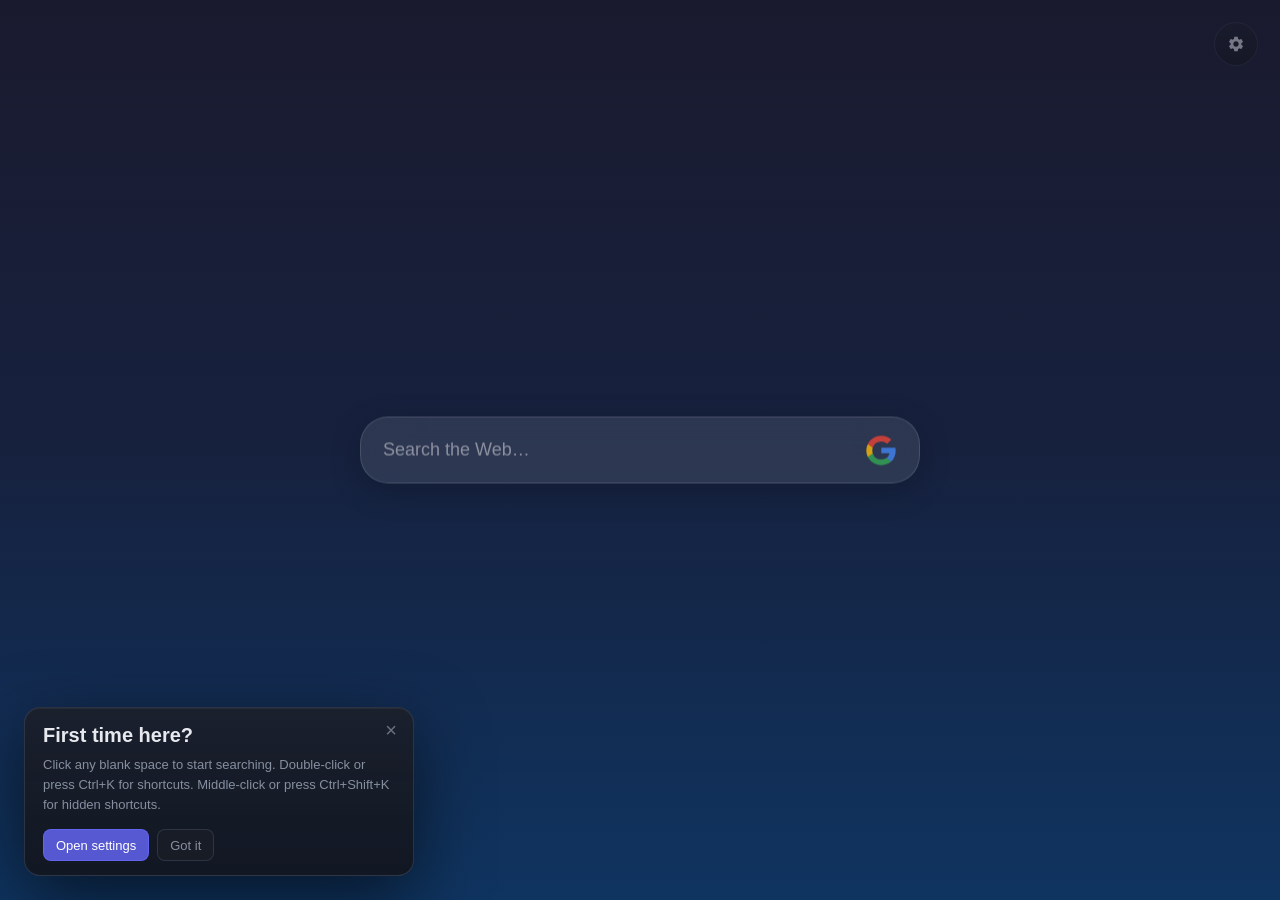
<file: index.html>
<!DOCTYPE html>
<html lang="en">

<head>
    <meta charset="UTF-8">
    <meta name="viewport" content="width=device-width, initial-scale=1.0">
    <meta name="color-scheme" content="dark light">
    <title>PlainTab</title>
    <meta name="darkreader-lock" content="light">
    <link rel="icon" type="image/png" sizes="16x16" href="icon/icon16.png">
    <link rel="preload" href="js/preload.js" as="script">
    <link rel="stylesheet" href="css/base.css">
    <link rel="stylesheet" href="css/wallpaper.css">
    <link rel="stylesheet" href="css/search.css">
    <link rel="stylesheet" href="css/settings.css">
</head>

<body>
    <div class="wallpaper-layer" id="wallpaperBack"></div>
    <script src="js/preload.js"></script>

    <div class="wallpaper-layer wallpaper-layer-front" id="wallpaperFront"></div>

    <div class="rss-wallpaper-info" id="rssWallpaperInfo" hidden></div>

    <div class="search-bar" id="searchBar">
        <input type="text" id="searchInput" placeholder="Search the Web…" autocomplete="off">
        <div class="search-engine-icon" id="searchEngineIcon" title="Click to switch engine | Enter to search" aria-label="Click to switch engine | Enter to search"></div>
    </div>

    <button class="corner-btn lang-btn" id="langBtn" title="Switch Language" aria-label="Switch Language">
        <svg viewBox="0 0 24 24">
            <path
                d="M11.99 2C6.47 2 2 6.48 2 12s4.47 10 9.99 10C17.52 22 22 17.52 22 12S17.52 2 11.99 2zm6.93 6h-2.95c-.32-1.25-.78-2.45-1.38-3.56 1.84.63 3.37 1.91 4.33 3.56zM12 4.04c.83 1.2 1.48 2.53 1.91 3.96h-3.82c.43-1.43 1.08-2.76 1.91-3.96zM4.26 14C4.1 13.36 4 12.69 4 12s.1-1.36.26-2h3.38c-.08.66-.14 1.32-.14 2 0 .68.06 1.34.14 2H4.26zm.82 2h2.95c.32 1.25.78 2.45 1.38 3.56-1.84-.63-3.37-1.9-4.33-3.56zm2.95-8H5.08c.96-1.66 2.49-2.93 4.33-3.56C8.81 5.55 8.35 6.75 8.03 8zM12 19.96c-.83-1.2-1.48-2.53-1.91-3.96h3.82c-.43 1.43-1.08 2.76-1.91 3.96zM14.34 14H9.66c-.09-.66-.16-1.32-.16-2 0-.68.07-1.35.16-2h4.68c.09.65.16 1.32.16 2 0 .68-.07 1.34-.16 2zm.25 5.56c.6-1.11 1.06-2.31 1.38-3.56h2.95c-.96 1.65-2.49 2.93-4.33 3.56zM16.36 14c.08-.66.14-1.32.14-2 0-.68-.06-1.34-.14-2h3.38c.16.64.26 1.31.26 2s-.1 1.36-.26 2h-3.38z" />
        </svg>
    </button>

    <button class="corner-btn settings-btn" id="settingsBtn" title="Wallpaper Settings" aria-label="Wallpaper Settings">
        <svg viewBox="0 0 24 24">
            <path
                d="M19.14,12.94c0.04-0.3,0.06-0.61,0.06-0.94c0-0.32-0.02-0.64-0.07-0.94l2.03-1.58c0.18-0.14,0.23-0.41,0.12-0.61 l-1.92-3.32c-0.12-0.22-0.37-0.29-0.59-0.22l-2.39,0.96c-0.5-0.38-1.03-0.7-1.62-0.94L14.4,2.81c-0.04-0.24-0.24-0.41-0.48-0.41 h-3.84c-0.24,0-0.43,0.17-0.47,0.41L9.25,5.35C8.66,5.59,8.12,5.92,7.63,6.29L5.24,5.33c-0.22-0.08-0.47,0-0.59,0.22L2.74,8.87 C2.62,9.08,2.66,9.34,2.86,9.48l2.03,1.58C4.84,11.36,4.8,11.69,4.8,12s0.02,0.64,0.07,0.94l-2.03,1.58 c-0.18,0.14-0.23,0.41-0.12,0.61l1.92,3.32c0.12,0.22,0.37,0.29,0.59,0.22l2.39-0.96c0.5,0.38,1.03,0.7,1.62,0.94l0.36,2.54 c0.05,0.24,0.24,0.41,0.48,0.41h3.84c0.24,0,0.44-0.17,0.47-0.41l0.36-2.54c0.59-0.24,1.13-0.56,1.62-0.94l2.39,0.96 c0.22,0.08,0.47,0,0.59-0.22l1.92-3.32c0.12-0.22,0.07-0.47-0.12-0.61L19.14,12.94z M12,15.6c-1.98,0-3.6-1.62-3.6-3.6 s1.62-3.6,3.6-3.6s3.6,1.62,3.6,3.6S13.98,15.6,12,15.6z" />
        </svg>
    </button>

    <div class="settings-panel" id="settingsPanel">
        <div class="wp-mode-row">
            <span class="wp-mode-chip bing" id="wpModeChip">Bing daily wallpaper</span>
        </div>
        <span id="galleryAnchor" hidden></span>
        <button class="panel-btn primary gallery-add-btn" id="uploadBtn" title="Add Wallpaper" aria-label="Add Wallpaper">+</button>
        <input type="file" id="fileInput" accept="image/*" multiple>
        <div class="l1-bottom">
            <button class="l1-adv-btn" id="advSettingsBtn" data-i18n="advToggle">Advanced Options</button>
            <a class="l1-gh-btn" href="https://github.com/kaininx/PlainTab" target="_blank" rel="noopener" title="GitHub" aria-label="GitHub">
                <svg viewBox="0 0 24 24"><path d="M12 0C5.37 0 0 5.37 0 12c0 5.31 3.435 9.795 8.205 11.385.6.105.825-.255.825-.57 0-.285-.015-1.23-.015-2.235-3.015.555-3.795-.735-4.035-1.41-.135-.345-.72-1.41-1.23-1.695-.42-.225-1.02-.78-.015-.795.945-.015 1.62.87 1.845 1.23 1.08 1.815 2.805 1.305 3.495.99.105-.78.42-1.305.765-1.605-2.67-.3-5.46-1.335-5.46-5.925 0-1.305.465-2.385 1.23-3.225-.12-.3-.54-1.53.12-3.18 0 0 1.005-.315 3.3 1.23.96-.27 1.98-.405 3-.405s2.04.135 3 .405c2.295-1.56 3.3-1.23 3.3-1.23.66 1.65.24 2.88.12 3.18.765.84 1.23 1.905 1.23 3.225 0 4.605-2.805 5.625-5.475 5.925.435.375.81 1.095.81 2.22 0 1.605-.015 2.895-.015 3.3 0 .315.225.69.825.57A12.02 12.02 0 0024 12c0-6.63-5.37-12-12-12z"/></svg>
                <span>GitHub</span>
            </a>
        </div>
        <div class="l1-version">PlainTab v3.2.3</div>
    </div>

    <div class="language-panel" id="langPanel">
        <div class="lang-title" data-i18n="langPanelTitle">Language</div>
        <div id="langOptions"></div>
    </div>

    <!-- L2 模态设置窗口 -->
    <div class="modal-overlay" id="modalOverlay">
        <div class="modal-window" id="modalWindow">
            <div class="modal-tabs">
                <button class="modal-tab active" data-tab="appearance" data-i18n="tabAppearance">Appearance</button>
                <button class="modal-tab" data-tab="search" data-i18n="tabSearch">Search</button>
                <button class="modal-tab" data-tab="wallpaper" data-i18n="tabWallpaper">Wallpaper</button>
                <button class="modal-tab" data-tab="shortcuts" data-i18n="tabShortcuts">Command Panel</button>
                <button class="modal-tab" data-tab="permissions" data-i18n="tabPermissions">Permissions</button>
                <button class="modal-tab" data-tab="data" data-i18n="tabData">Data</button>
                <button class="modal-tab" data-tab="restore" data-i18n="tabRestore">Restore</button>
                <button class="modal-tab" data-tab="about" data-i18n="tabAbout">About</button>
            </div>
            <div class="modal-content" id="modalContent"></div>
        </div>
    </div>

    <!-- 命令面板 -->
    <div class="cmd-palette-overlay" id="cmdOverlay">
        <div class="cmd-palette" id="cmdPalette">
            <div class="cp-pinned-bar" id="cpPinnedBar"></div>
            <input class="cp-search-input" id="cpSearchInput" placeholder="" autocomplete="off" spellcheck="false">
            <div class="cp-content" id="cpContent"></div>
        </div>
    </div>

    <script src="js/languages.js"></script>
    <script src="js/wallpaper/data.js"></script>
    <script src="js/wallpaper/migrate.js"></script>
    <script src="js/wallpaper/show.js"></script>
    <script src="js/wallpaper/folder.js"></script>
    <script src="js/wallpaper/fetch.js"></script>
    <script src="js/wallpaper/apply.js"></script>
    <script src="js/theme.js"></script>
    <script src="js/settings-bootstrap.js"></script>
    <script src="js/app-notice.js"></script>
    <script src="js/newtab.js"></script>
</body>

</html>
</file>
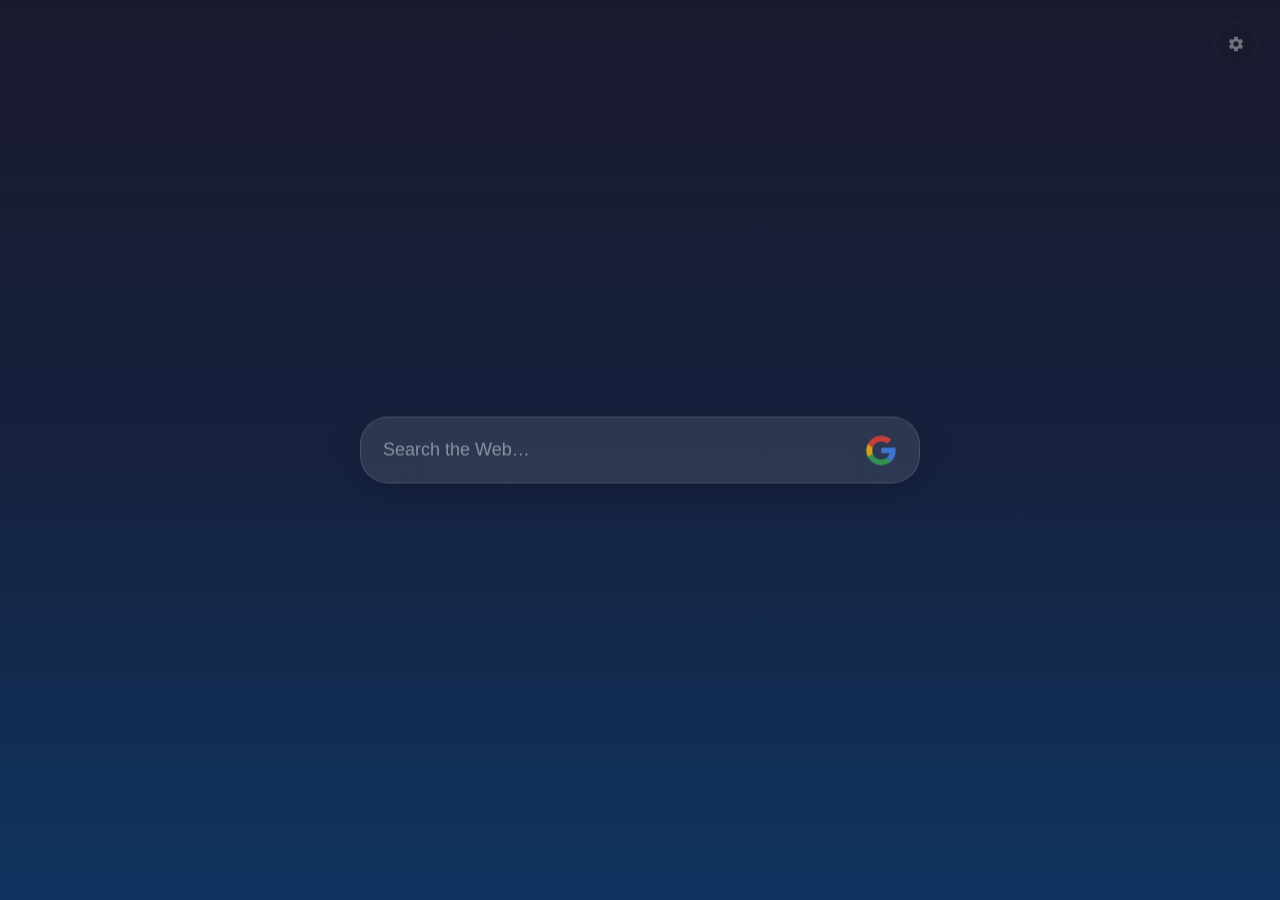
<file: benchmark/compare-speed/v3.1.4/index.html>
<!DOCTYPE html>
<html lang="en">
<head>
    <meta charset="UTF-8">
    <meta name="viewport" content="width=device-width, initial-scale=1.0">
    <title>PlainTab</title>
    <meta name="darkreader-lock" content="light">
    <link rel="icon" type="image/png" sizes="16x16" href="icon/icon16.png">
    <link rel="stylesheet" href="css/newtab.css">
</head>
<body>

    <!-- 双层壁纸：back 始终可见保证无闪烁，front 用于淡入过渡 -->
    <div class="wallpaper-layer" id="wallpaperBack"></div>
    <script src="js/preload.js"></script>
    <div class="wallpaper-layer wallpaper-layer-front" id="wallpaperFront"></div>

    <div class="search-bar" id="searchBar">
        <input type="text" id="searchInput" placeholder="Search the Web…" autocomplete="off">
        <div class="search-engine-icon" id="searchEngineIcon" title="Switch engine | Enter to search"></div>
    </div>

    <button class="corner-btn lang-btn" id="langBtn" title="Switch Language" aria-label="Switch Language">
        <svg viewBox="0 0 24 24"><path d="M11.99 2C6.47 2 2 6.48 2 12s4.47 10 9.99 10C17.52 22 22 17.52 22 12S17.52 2 11.99 2zm6.93 6h-2.95c-.32-1.25-.78-2.45-1.38-3.56 1.84.63 3.37 1.91 4.33 3.56zM12 4.04c.83 1.2 1.48 2.53 1.91 3.96h-3.82c.43-1.43 1.08-2.76 1.91-3.96zM4.26 14C4.1 13.36 4 12.69 4 12s.1-1.36.26-2h3.38c-.08.66-.14 1.32-.14 2 0 .68.06 1.34.14 2H4.26zm.82 2h2.95c.32 1.25.78 2.45 1.38 3.56-1.84-.63-3.37-1.9-4.33-3.56zm2.95-8H5.08c.96-1.66 2.49-2.93 4.33-3.56C8.81 5.55 8.35 6.75 8.03 8zM12 19.96c-.83-1.2-1.48-2.53-1.91-3.96h3.82c-.43 1.43-1.08 2.76-1.91 3.96zM14.34 14H9.66c-.09-.66-.16-1.32-.16-2 0-.68.07-1.35.16-2h4.68c.09.65.16 1.32.16 2 0 .68-.07 1.34-.16 2zm.25 5.56c.6-1.11 1.06-2.31 1.38-3.56h2.95c-.96 1.65-2.49 2.93-4.33 3.56zM16.36 14c.08-.66.14-1.32.14-2 0-.68-.06-1.34-.14-2h3.38c.16.64.26 1.31.26 2s-.1 1.36-.26 2h-3.38z"/></svg>
    </button>

    <button class="corner-btn settings-btn" id="settingsBtn" title="Wallpaper Settings" aria-label="Open settings">
        <svg viewBox="0 0 24 24"><path d="M19.14,12.94c0.04-0.3,0.06-0.61,0.06-0.94c0-0.32-0.02-0.64-0.07-0.94l2.03-1.58c0.18-0.14,0.23-0.41,0.12-0.61 l-1.92-3.32c-0.12-0.22-0.37-0.29-0.59-0.22l-2.39,0.96c-0.5-0.38-1.03-0.7-1.62-0.94L14.4,2.81c-0.04-0.24-0.24-0.41-0.48-0.41 h-3.84c-0.24,0-0.43,0.17-0.47,0.41L9.25,5.35C8.66,5.59,8.12,5.92,7.63,6.29L5.24,5.33c-0.22-0.08-0.47,0-0.59,0.22L2.74,8.87 C2.62,9.08,2.66,9.34,2.86,9.48l2.03,1.58C4.84,11.36,4.8,11.69,4.8,12s0.02,0.64,0.07,0.94l-2.03,1.58 c-0.18,0.14-0.23,0.41-0.12,0.61l1.92,3.32c0.12,0.22,0.37,0.29,0.59,0.22l2.39-0.96c0.5,0.38,1.03,0.7,1.62,0.94l0.36,2.54 c0.05,0.24,0.24,0.41,0.48,0.41h3.84c0.24,0,0.44-0.17,0.47-0.41l0.36-2.54c0.59-0.24,1.13-0.56,1.62-0.94l2.39,0.96 c0.22,0.08,0.47,0,0.59-0.22l1.92-3.32c0.12-0.22,0.07-0.47-0.12-0.61L19.14,12.94z M12,15.6c-1.98,0-3.6-1.62-3.6-3.6 s1.62-3.6,3.6-3.6s3.6,1.62,3.6,3.6S13.98,15.6,12,15.6z"/></svg>
    </button>

    <div class="settings-panel" id="settingsPanel">
        <h3>Wallpaper</h3>
        <p class="wp-info" id="wpInfo"></p>
        <button class="panel-btn primary" id="uploadBtn">Choose local wallpaper</button>
        <input type="file" id="fileInput" accept="image/*" multiple>
        <button class="panel-btn" id="resetBtn">Reset to Bing daily</button>
        <div class="adv-row">
            <button class="panel-btn adv-toggle" id="advToggle">Advanced</button>
            <a class="gh-link" href="https://github.com/kaininx/PlainTab" target="_blank" rel="noopener" title="GitHub">
                <svg viewBox="0 0 24 24"><path d="M12 0C5.37 0 0 5.37 0 12c0 5.31 3.435 9.795 8.205 11.385.6.105.825-.255.825-.57 0-.285-.015-1.23-.015-2.235-3.015.555-3.795-.735-4.035-1.41-.135-.345-.72-1.41-1.23-1.695-.42-.225-1.02-.78-.015-.795.945-.015 1.62.87 1.845 1.23 1.08 1.815 2.805 1.305 3.495.99.105-.78.42-1.305.765-1.605-2.67-.3-5.46-1.335-5.46-5.925 0-1.305.465-2.385 1.23-3.225-.12-.3-.54-1.53.12-3.18 0 0 1.005-.315 3.3 1.23.96-.27 1.98-.405 3-.405s2.04.135 3 .405c2.295-1.56 3.3-1.23 3.3-1.23.66 1.65.24 2.88.12 3.18.765.84 1.23 1.905 1.23 3.225 0 4.605-2.805 5.625-5.475 5.925.435.375.81 1.095.81 2.22 0 1.605-.015 2.895-.015 3.3 0 .315.225.69.825.57A12.02 12.02 0 0024 12c0-6.63-5.37-12-12-12z"/></svg>
            </a>
        </div>
        <div class="adv-section" id="advSection">
            <div class="setting-row">
                <label>Search bar</label>
                <select id="searchModeSel">
                    <option value="hover">On hover</option>
                    <option value="always" selected>Always</option>
                    <option value="never">Hidden</option>
                </select>
            </div>
            <div class="setting-row">
                <label>Icon opacity</label>
                <div class="opacity-row">
                    <input type="range" id="opacityRange" min="0" max="1" step="0.01" value="0.45">
                    <input type="number" id="opacityNum" min="0" max="1" step="0.01" value="0.45">
                </div>
            </div>
            <div class="setting-row">
                <label>Search engine</label>
                <select id="engineSel">
                    <option value="google">Google</option>
                    <option value="bing">Bing</option>
                    <option value="baidu">Baidu</option>
                    <option value="duckduckgo">DuckDuckGo</option>
                </select>
            </div>
            <button class="panel-btn" id="resetAdvBtn">Reset defaults</button>
        </div>
    </div>

    <div class="language-panel" id="langPanel">
        <div class="lang-title">Language</div>
        <div id="langOptions"></div>
    </div>

    <script src="js/languages.js"></script>
    <script src="js/newtab.js"></script>
</body>
</html>
</file>
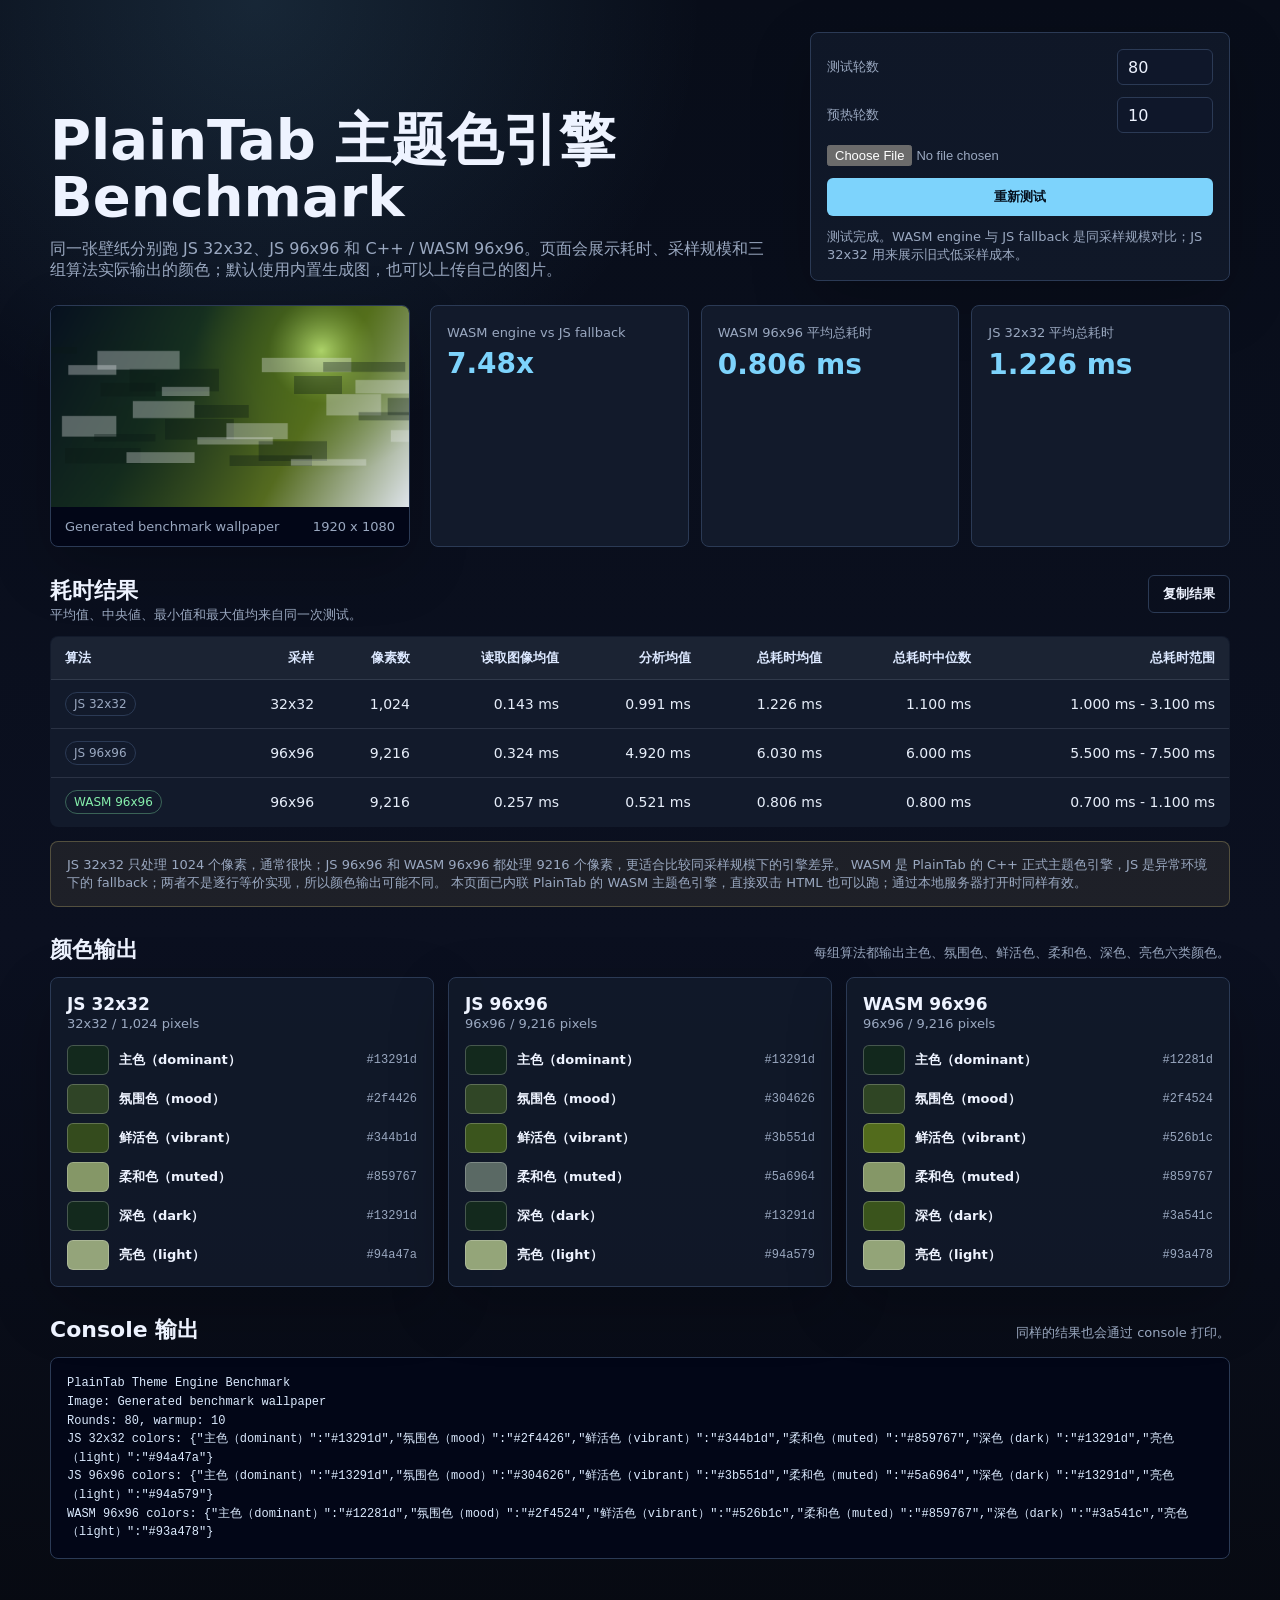
<file: theme-benchmark.html>
<!doctype html>
<html lang="zh-CN">
<head>
  <meta charset="utf-8">
  <meta name="viewport" content="width=device-width, initial-scale=1">
  <title>PlainTab Theme Engine Benchmark</title>
  <style>
    :root {
      color-scheme: dark;
      --bg: #0b1020;
      --panel: #121a2b;
      --panel-2: #182235;
      --line: #2b3a55;
      --text: #eef3ff;
      --muted: #9aa8c0;
      --accent: #7dd3fc;
      --good: #86efac;
      --warn: #fde68a;
      --bad: #fca5a5;
    }

    * {
      box-sizing: border-box;
    }

    body {
      margin: 0;
      min-height: 100vh;
      background:
        radial-gradient(circle at 20% 0%, rgba(125, 211, 252, 0.13), transparent 28rem),
        linear-gradient(180deg, #080d19 0%, var(--bg) 58%, #070a12 100%);
      color: var(--text);
      font-family: Inter, ui-sans-serif, system-ui, -apple-system, BlinkMacSystemFont, "Segoe UI", sans-serif;
    }

    main {
      width: min(1180px, calc(100vw - 32px));
      margin: 0 auto;
      padding: 32px 0 44px;
    }

    header {
      display: grid;
      grid-template-columns: minmax(0, 1fr) minmax(280px, 420px);
      gap: 24px;
      align-items: end;
      margin-bottom: 24px;
    }

    h1,
    h2,
    h3,
    p {
      margin: 0;
    }

    h1 {
      font-size: clamp(30px, 5vw, 56px);
      line-height: 1.02;
      letter-spacing: 0;
    }

    .lead {
      margin-top: 14px;
      max-width: 720px;
      color: var(--muted);
      font-size: 16px;
    }

    .controls,
    .panel {
      background: rgba(18, 26, 43, 0.82);
      border: 1px solid var(--line);
      border-radius: 8px;
      box-shadow: 0 20px 60px rgba(0, 0, 0, 0.22);
    }

    .controls {
      padding: 16px;
      display: grid;
      gap: 12px;
    }

    .control-row {
      display: grid;
      grid-template-columns: 1fr auto;
      gap: 10px;
      align-items: center;
    }

    label {
      color: var(--muted);
      font-size: 13px;
    }

    input[type="number"] {
      width: 96px;
      height: 36px;
      border-radius: 6px;
      border: 1px solid var(--line);
      background: #0f172a;
      color: var(--text);
      padding: 0 10px;
      font: inherit;
    }

    input[type="file"] {
      width: 100%;
      min-width: 0;
      color: var(--muted);
      font-size: 13px;
    }

    button {
      height: 38px;
      border: 0;
      border-radius: 6px;
      padding: 0 14px;
      color: #06111f;
      background: var(--accent);
      font-weight: 700;
      cursor: pointer;
    }

    button:disabled {
      cursor: wait;
      opacity: 0.62;
    }

    button.secondary {
      color: var(--text);
      background: transparent;
      border: 1px solid var(--line);
    }

    button.secondary:not(:disabled):hover {
      border-color: rgba(125, 211, 252, 0.7);
      color: var(--accent);
    }

    .status {
      min-height: 22px;
      color: var(--muted);
      font-size: 13px;
    }

    .hero-grid {
      display: grid;
      grid-template-columns: 360px minmax(0, 1fr);
      gap: 20px;
      margin-bottom: 20px;
    }

    .preview {
      overflow: hidden;
      background: #020617;
    }

    .preview img {
      display: block;
      width: 100%;
      aspect-ratio: 16 / 9;
      object-fit: cover;
    }

    .preview-meta {
      padding: 12px 14px;
      display: flex;
      justify-content: space-between;
      gap: 12px;
      color: var(--muted);
      font-size: 13px;
    }

    .summary {
      display: grid;
      grid-template-columns: repeat(3, minmax(0, 1fr));
      gap: 12px;
    }

    .metric {
      padding: 16px;
      background: var(--panel);
      border: 1px solid var(--line);
      border-radius: 8px;
    }

    .metric strong {
      display: block;
      margin-top: 8px;
      color: var(--accent);
      font-size: 28px;
      line-height: 1.1;
    }

    .metric span {
      color: var(--muted);
      font-size: 13px;
    }

    .section-title {
      margin: 28px 0 12px;
      display: flex;
      align-items: baseline;
      justify-content: space-between;
      gap: 12px;
    }

    .section-title h2 {
      font-size: 22px;
    }

    .section-title p {
      color: var(--muted);
      font-size: 13px;
    }

    .section-title button {
      flex: 0 0 auto;
    }

    table {
      width: 100%;
      border-collapse: collapse;
      overflow: hidden;
      border-radius: 8px;
      background: var(--panel);
      border: 1px solid var(--line);
    }

    th,
    td {
      padding: 12px 14px;
      border-bottom: 1px solid rgba(148, 163, 184, 0.18);
      text-align: right;
      white-space: nowrap;
      font-variant-numeric: tabular-nums;
    }

    th:first-child,
    td:first-child {
      text-align: left;
    }

    th {
      color: #dce8ff;
      background: rgba(255, 255, 255, 0.04);
      font-size: 13px;
    }

    td {
      color: #e6edf9;
      font-size: 14px;
    }

    tr:last-child td {
      border-bottom: 0;
    }

    .chip {
      display: inline-flex;
      align-items: center;
      height: 24px;
      padding: 0 8px;
      border: 1px solid var(--line);
      border-radius: 999px;
      color: var(--muted);
      font-size: 12px;
    }

    .chip.good {
      border-color: rgba(134, 239, 172, 0.34);
      color: var(--good);
    }

    .palette-grid {
      display: grid;
      grid-template-columns: repeat(3, minmax(0, 1fr));
      gap: 14px;
    }

    .palette-card {
      padding: 16px;
    }

    .palette-card h3 {
      font-size: 17px;
      margin-bottom: 2px;
    }

    .palette-card .sub {
      color: var(--muted);
      font-size: 13px;
      margin-bottom: 14px;
    }

    .swatches {
      display: grid;
      gap: 9px;
    }

    .swatch {
      display: grid;
      grid-template-columns: 42px minmax(0, 1fr) auto;
      gap: 10px;
      align-items: center;
    }

    .box {
      width: 42px;
      height: 30px;
      border-radius: 6px;
      border: 1px solid rgba(255, 255, 255, 0.22);
    }

    .swatch b {
      font-size: 13px;
      font-weight: 650;
    }

    .swatch code {
      color: var(--muted);
      font-size: 12px;
    }

    .note {
      margin-top: 14px;
      padding: 14px 16px;
      color: var(--muted);
      background: rgba(253, 230, 138, 0.08);
      border: 1px solid rgba(253, 230, 138, 0.24);
      border-radius: 8px;
      font-size: 13px;
    }

    .log {
      min-height: 180px;
      padding: 16px;
      overflow: auto;
      background: #020617;
      color: #dbeafe;
      border: 1px solid var(--line);
      border-radius: 8px;
      font: 12px/1.55 ui-monospace, SFMono-Regular, Menlo, Consolas, monospace;
      white-space: pre-wrap;
    }

    @media (max-width: 900px) {
      header,
      .hero-grid {
        grid-template-columns: 1fr;
      }

      .summary,
      .palette-grid {
        grid-template-columns: 1fr;
      }

      table {
        display: block;
        overflow-x: auto;
      }
    }
  </style>
</head>
<body>
<main>
  <header>
    <div>
      <h1>PlainTab 主题色引擎 Benchmark</h1>
      <p class="lead">同一张壁纸分别跑 JS 32x32、JS 96x96 和 C++ / WASM 96x96。页面会展示耗时、采样规模和三组算法实际输出的颜色；默认使用内置生成图，也可以上传自己的图片。</p>
    </div>
    <section class="controls">
      <div class="control-row">
        <label for="rounds">测试轮数</label>
        <input id="rounds" type="number" min="20" max="500" step="10" value="80">
      </div>
      <div class="control-row">
        <label for="warmup">预热轮数</label>
        <input id="warmup" type="number" min="0" max="100" step="5" value="10">
      </div>
      <input id="fileInput" type="file" accept="image/*">
      <button id="runButton" type="button">重新测试</button>
      <div id="status" class="status">准备载入默认壁纸。</div>
    </section>
  </header>

  <section class="hero-grid">
    <section class="panel preview">
      <img id="previewImage" alt="Benchmark wallpaper preview">
      <div class="preview-meta">
        <span id="imageName">Generated benchmark wallpaper</span>
        <span id="imageSize">-</span>
      </div>
    </section>

    <section class="summary" id="summary">
      <div class="metric">
        <span>WASM engine vs JS fallback</span>
        <strong id="sameSizeSpeedup">-</strong>
      </div>
      <div class="metric">
        <span>WASM 96x96 平均总耗时</span>
        <strong id="wasmTotal">-</strong>
      </div>
      <div class="metric">
        <span>JS 32x32 平均总耗时</span>
        <strong id="js32Total">-</strong>
      </div>
    </section>
  </section>

  <div class="section-title">
    <div>
      <h2>耗时结果</h2>
      <p>平均值、中央値、最小值和最大值均来自同一次测试。</p>
    </div>
    <button id="copyButton" class="secondary" type="button" disabled>复制结果</button>
  </div>
  <table>
    <thead>
      <tr>
        <th>算法</th>
        <th>采样</th>
        <th>像素数</th>
        <th>读取图像均值</th>
        <th>分析均值</th>
        <th>总耗时均值</th>
        <th>总耗时中位数</th>
        <th>总耗时范围</th>
      </tr>
    </thead>
    <tbody id="timingBody">
      <tr>
        <td colspan="8">Running...</td>
      </tr>
    </tbody>
  </table>

  <div class="note" id="explain">
    JS 32x32 只处理 1024 个像素，通常很快；JS 96x96 和 WASM 96x96 都处理 9216 个像素，更适合比较同采样规模下的引擎差异。
    WASM 是 PlainTab 的 C++ 正式主题色引擎，JS 是异常环境下的 fallback；两者不是逐行等价实现，所以颜色输出可能不同。
    本页面已内联 PlainTab 的 WASM 主题色引擎，直接双击 HTML 也可以跑；通过本地服务器打开时同样有效。
  </div>

  <div class="section-title">
    <h2>颜色输出</h2>
    <p>每组算法都输出主色、氛围色、鲜活色、柔和色、深色、亮色六类颜色。</p>
  </div>
  <section class="palette-grid" id="paletteGrid"></section>

  <div class="section-title">
    <h2>Console 输出</h2>
    <p>同样的结果也会通过 console 打印。</p>
  </div>
  <pre class="log" id="logOutput">Waiting...</pre>
</main>

<script>
(function () {
  'use strict';

  var DEFAULT_IMAGE_URL = createGeneratedWallpaperUrl();
  var DEFAULT_IMAGE_NAME = 'Generated benchmark wallpaper';
  var WASM_URL = 'js/wallpaper/theme_engine.wasm';
  var WASM_BASE64 = 'AGFzbQEAAAABLAhgAAF/YAAAYAN/f38Bf2AGf398fHx8AGABfAF8YAJ8fAF8YAF+AX9gAX8AAw4NAQAAAAAAAgMEBQYHAAQFAXABAgIFBAEBEBAGCAF/[base64]/BSgCACIDQQBMDQAgA0EBRwRAIANBAXEhDSADQf7///[base64]/IAkgCCAGIAYgCEkbIgEgASAJSRsiAUUEQEEAIQRB8AAMAQtBwAEgASAJIAggBiAGIAhLGyIEIAQgCUsba0H/AWwgAW0iBCAEQcABThtBBm1B8ABBgAEgBEEMSBtqC0EUIAwgDEEUTxtB3AMgDEEBdGtBACAAQf/dA0sbamoiAUEsayABQRRrIgEgBEEcSBsgASAAQf/BA0sbIgFBFGsgASAEQSBIGyABIABBgMAASRsiACAAQcAATBsiACAAQcABThtsQUBrQQd2IQcgGEF/RwRAIAcgF2xB//8DcUH/AW4hBwsgCUEEdEGAHnEgCEHwAXFyIAZBBHZyIgRBAnQiAUGwvwRqIRcCQCABKAKwvwQiGA0AIA1B/x9KDQBBsL8FIA1BAWoiADYCACANQQJ0QcC/BWogBDYCACAAIQ0LIBcgByAYajYCACABIAEoAsC/BiAHIAlsajYCwL8GIAEgASgCwL8HIAcgCGxqNgLAvwcgASABKALAvwggBiAHbGo2AsC/CCAiIAetfCEiICMgByAMbK18ISMgHUEBaiEdCyADQQFqIgMgD0cNAAtBACEDAkAgHUEATA0AICJQDQBBIEEBIAIgAkEBTBsiACAAQSBOGyEEIAVB0AFqIgdB/wFBgAH8CwAgBUHQAGoiEkEAQYAB/AsAIA1BAEoEQCASIARBAWsiAUECdCIAaiEGIBIgBEECayIIQQJ0IgNqIQogACAHaiEMIAMgB2ohCwNAQQAhAwJAIBNBAnQoAsC/BSIPQQJ0QbC/[base64]/[base64]/[base64]/ASAMIAptIgBBACAAQQBKGyIAIABB/wFOGzYCAEHcuQRB/wEgDiAKbSIAQQAgAEEAShsiACAAQf8BThs2AgBB2LkEQf8BIBMgCm0iAEEAIABBAEobIgAgAEH/AU4bNgIAC0EBIR9BfyEPAkACQAJAIA1BAEwEQEF/IRRBfyEQQQAhCEF/IQsMAQtBwPtCIRZBfyELQQAhCEF/IRBBfyEUQQAhFUHA+0IhF0HA+0IhAkHA+0IhGANAAkACfyAVQQJ0KALAvwUiBEECdCIHQbC/BGooAgAiAwRAIAdBwL8IaigCACADbiEGIAdBwL8HaigCACADbiEBIAdBwL8GaigCACADbgwBCyAEQfABcUEIciEBIARBBHRB8AFxQQhyIQYgBEEEdkHwAXFBCHILIgAgASAGIAEgBkobIhEgACARShsiEUEATA0AIBEgACABIAYgASAGSBsiHCAAIBxIG2tB/wFsIBFtIREgAEHNAGwgAUGWAWxqIAZBHWxqQQh1IgBB4QFrQcN+SQ0AIBFBMEgNAEGgASADQeAAbSIBIAFBoAFOG0EKbCAAQYQBayIAIABBH3UiAHMgAGtBAnRrIBFBDGxqIgBBwftCSA0AIAAgGEwNACAEIQ8gAyEJIAAhGAsCQAJ/IAMEQCAHQcC/CGooAgAgA24hBiAHQcC/B2ooAgAgA24hASAHQcC/[base64]/IAMEQCAHQcC/CGooAgAgA24hBiAHQcC/B2ooAgAgA24hASAHQcC/BmooAgAgA24MAQsgBEHwAXFBCHIhASAEQQR0QfABcUEIciEGIARBBHZB8AFxQQhyCyIAQc0AbCABQZYBbGogBkEdbGpBCHUiHEHwAEoNAEGgASADQeAAbSIRIBFBoAFOG0EKbCEhIAAgASAGIAEgBkobIhEgACARShsiEUEATAR/QQAFIBEgACABIAYgASAGSBsiASAAIAFIG2tB/wFsIBFtQQF0CyEGIAYgISAcQThrIgAgAEEfdSIAcyAAa0EBdGtqIgBBwftCSA0AIAAgF0wNACAEIRAgAyEbIAAhFwsCQAJ/IAMEQCAHQcC/CGooAgAgA24hBiAHQcC/B2ooAgAgA24hASAHQcC/BmooAgAgA24MAQsgBEHwAXFBCHIhASAEQQR0QfABcUEIciEGIARBBHZB8AFxQQhyCyIHQc0AbCABQZYBbGogBkEdbGpBCHUiEUGSAUgNAEGgASADQeAAbSIAIABBoAFOG0EKbCEcIAcgASAGIAEgBkobIgAgACAHSBsiAEEATAR/QQAFIAAgByABIAYgASAGSBsiASABIAdKG2tB/wFsIABtQQF0CyEHIAcgHCARQcQBayIAIABBH3UiAHMgAGtBAXRraiIAQcH7QkgNACAAIBZMDQAgBCEUIAMhGiAAIRYLIBVBAWoiFSANRw0ACyAPQQBIDQAgCUEASg0BC0HwuQRCADcDAEHouQRCADcDAAwBCwJ/[base64]/[base64]/[base64]/CCABbiEEIAAoAsC/ByABbiEGIAAoAsC/BiABbgwBCyAUQfABcUEIciEGIBRBBHRB8AFxQQhyIQQgFEEEdkHwAXFBCHILIQNBpLoEIBo2AgBBoLoEIAQ2AgBBnLoEIAY2AgBBmLoEIAM2AgALQQAhA0EAIQdBACEEQQAhASAgRQRAAn8gGUECdCIAKAKwvwQiAQRAIAAoAsC/CCABbiICQQAgAkEAShshAyAAKALAvwcgAW4iAkEAIAJBAEobIQcgACgCwL8GIAFuIgBBACAAQQBKGwwBCyAZQfABcUEIciEHIBlBBHRB8AFxQQhyIQMgGUEEdkHwAXFBCHILIQZB/wEgAyADQf8BTxshBEH/ASAHIAdB/wFPGyEHQf8BIAYgBkH/AU8bIQMgHiEBCyAMIAptIQ0gDiAKbSEMIBMgCm0hGkEAIRtBACEWQQAhF0EAIRAgH0UEQAJ/IA9BAnQiACgCsL8EIgIEQCAAKALAvwggAm4iBkEAIAZBAEobIQYgACgCwL8HIAJuIg9BACAPQQBKGyEOIAAoAsC/BiACbiIAQQAgAEEAShsMAQsgD0HwAXFBCHIhDiAPQQR0QfABcUEIciEGIA9BBHZB8AFxQQhyCyETQf8BIAYgBkH/AU8bIRdB/wEgDiAOQf8BTxshFkH/ASATIBNB/wFPGyEbIAkhEAtBACECQQAhGEEAIRRBACEGIBVFBEACfyALQQJ0IgAoArC/BCICBEAgACgCwL8IIAJuIglBACAJQQBKGyEGIAAoAsC/ByACbiIJQQAgCUEAShshDiAAKALAvwYgAm4iAEEAIABBAEobDAELIAtB8AFxQQhyIQ4gC0EEdEHwAXFBCHIhBiALQQR2QfABcUEIcgshE0H/ASAGIAZB/wFPGyEUQf8BIA4gDkH/AU8bIRggCCEGQf8BIBMgE0H/AU8bIQILIAFFBEBBHCEDQR8hB0EoIQRBASEBC0EAIQ4CfyAKQQBKBEBB/wEgDUEAIA1BAEobIgAgAEH/AU4bIQBB/wEgDEEAIAxBAEobIg0gDUH/AU4bIQxB/wEgGkEAIBpBAEobIg0gDUH/AU4bDAELIAchDCAEIQAgASEKIAMLIQ1BACETIAMgByAEIAQgB0kbIgggAyAISxsiCARAIAggAyAHIAQgBCAHSxsiCSADIAlJG2tB/wFsIAhtIQ4LIA0gDCAAIAAgDEkbIgggCCANSRsiCARAIAggDSAMIAAgACAMSxsiCSAJIA1LG2tB/wFsIAhtIRMLQf8BQbQBQdAAIA4gEyAOIBNKG0EiShsiCyAEbEGACCALayIPIABsakGABGpBCnYiCCAIQf8BTxshCEH/ASAHIAtsIAwgD2xqQYAEakEKdiIJIAlB/wFPGyEJQf8BIAMgC2wgDSAPbGpBgARqQQp2IgsgC0H/AU8bIQsgECAGIAEgBhsgEEEASiIPGyEQIAogASABIApJGyEBAkAgGyACIAMgBhsgDxsiAyAWIBggByAGGyAPGyIHIBcgFCAEIAYbIA8bIgQgBCAHSRsiAiACIANJGyICBEAgAiADIAcgBCAEIAdLGyIGIAMgBkkba0H/[base64]/RLgehetRuM4/RPyp8dJNYoA/RJzEILByaKE/[base64]/REjhehSuR/E/ROxRuB6F67E/RI/C9Shcj8I/EAcgBSgCzAMhAgJAIAUoAuQDIghBlgFsIAUoAuADIglBzQBsaiAFKALoAyILQR1sakEIdSIHQRNqIgAgBSgCxAMiDEGWAWwgBSgCwAMiDUHNAGxqIAUoAsgDIg5BHWxqQQh1IgRrQSZLDQBBACEDA0AgAEH/ASAMQZgHbEGY0wFqQYAIbSIBQQAgAUEAShsiASABQf8BThsiDEGWAWxB/wEgDUGYB2xBmNMBakGACG0iAUEAIAFBAEobIgEgAUH/AU4bIg1BzQBsakH/ASAOQZgHbEGY0wFqQYAIbSIBQQAgAUEAShsiASABQf8BThsiDkEdbGpBCHYiBGtBJksNASADQQlJIQEgA0EBaiEDIAENAAsLIAUoAqwDIQ8CQCAEQRlqIgQgBSgCpAMiAUGWAWwgBSgCoAMiAEHNAGxqIAUoAqgDIgpBHWxqQQh1a0EySw0AQQAhAwNAIARB/wEgAUGYB2xBmNMBakGACG0iAUEAIAFBAEobIgEgAUH/AU4bIgFBlgFsQf8BIABBmAdsQZjTAWpBgAhtIgBBACAAQQBKGyIAIABB/wFOGyIAQc0AbGpB/wEgCkGYB2xBmNMBakGACG0iBkEAIAZBAEobIgYgBkH/AU4bIgpBHWxqQQh2a0EySw0BIANBCUkhBiADQQFqIQMgBg0ACwsgBSgCjAMhFAJAIAdBKWoiECAFKAKEAyIDQZYBbCAFKAKAAyIHQc0AbGogBSgCiAMiBEEdbGpBCHUiFWtB0gBLDQBBACEGA0AgEEH/ASADQZgHbEGY0wFqQYAIbSIDQQAgA0EAShsiAyADQf8BThsiA0GWAWxB/wEgB0GYB2xBmNMBakGACG0iB0EAIAdBAEobIgcgB0H/AU4bIgdBzQBsakH/ASAEQZgHbEGY0wFqQYAIbSIEQQAgBEEAShsiBCAEQf8BThsiBEEdbGpBCHYiFWtB0gBLDQEgBkEJSSEWIAZBAWohBiAWDQALCwJAIAFBlgFsIABBzQBsaiAKQR1sakEIdUEdaiIQIBVrQTpLDQBBACEGA0AgEEH/ASADQZgHbEGY0wFqQYAIbSIDQQAgA0EAShsiAyADQf8BThsiA0GWAWxB/wEgB0GYB2xBmNMBakGACG0iB0EAIAdBAEobIgcgB0H/AU4bIgdBzQBsakH/ASAEQZgHbEGY0wFqQYAIbSIEQQAgBEEAShsiBCAEQf8BThsiBEEdbGpBCHZrQTpLDQEgBkEJSSEWIAZBAWohBiAWDQALC0GEuwRCzIGAgBA3AgBB/LoEQrKBgIDAFzcCAEH0ugRC/IGAgBA3AgBB7LoEQvaBgICAHzcCAEHougRBASAUIBRBAUwbNgIAQdi6BEEBIA8gD0EBTBs2AgBByLoEQQEgAiACQQFMGzYCAEG4ugRBASAFKALsAyICIAJBAUwbNgIAQeS6BEH/ASAEQQAgBEEAShsiAiACQf8BThs2AgBB4LoEQf8BIANBACADQQBKGyICIAJB/wFOGzYCAEHcugRB/wEgB0EAIAdBAEobIgIgAkH/AU4bNgIAQdS6BEH/ASAKQQAgCkEAShsiAiACQf8BThs2AgBB0LoEQf8BIAFBACABQQBKGyIBIAFB/wFOGzYCAEHMugRB/wEgAEEAIABBAEobIgAgAEH/AU4bNgIAQcS6BEH/ASAOQQAgDkEAShsiACAAQf8BThs2AgBBwLoEQf8BIAxBACAMQQBKGyIAIABB/wFOGzYCAEG8ugRB/wEgDUEAIA1BAEobIgAgAEH/AU4bNgIAQbS6BEH/ASALQQAgC0EAShsiACAAQf8BThs2AgBBsLoEQf8BIAhBACAIQQBKGyIAIABB/wFOGzYCAEGsugRB/wEgCUEAIAlBAEobIgAgAEH/AU4bNgIAIAUoAugCIQAgBSgC5AIhAUGMuwRB/wEgBSgC4AIiAkEAIAJBAEobIgMgA0H/AU4bNgIAQZC7BEH/ASABQQAgAUEAShsiAyADQf8BThs2AgBBlLsEQf8BIABBACAAQQBKGyIDIANB/wFOGzYCAEGcuwRBDEH/ASABQZYBbCACQc0AbGogAEEdbGpB/6kCSiIAGzYCAEGguwRBD0H/ASAAGzYCAEGkuwRBFUH/[base64]/CCAEbiEKIAIoAsC/ByAEbiEMIAIoAsC/BiAEbgwBCyAAQfABcUEIciEMIABBBHRB8AFxQQhyIQogAEEEdkHwAXFBCHILNgIAIAEgBzYCDCABIAo2AgggASAMNgIECyADQQFqIgMgEkcNAAsgHSEDCyAFQfADaiQAIAML0woCBXwDfyABKAIIIQsgASgCBCEMAnxB/wEgASgCACINQQAgDUEAShsiDSANQf8BThu4RAAAAAAA4G9AoyIGRBIUP8bctaQ/ZQRAIAZE16NwPQrXKUCjDAELIAZEKVyPwvUorD+gROF6FK5H4fA/o0QzMzMzMzMDQBAJCyEHAnxB/wEgDEEAIAxBAEobIgwgDEH/AU4buEQAAAAAAOBvQKMiBkQSFD/G3LWkP2UEQCAGRNejcD0K1ylAowwBCyAGRClcj8L1KKw/oEThehSuR+HwP6NEMzMzMzMzA0AQCQshCAJ8Qf8BIAtBACALQQBKGyILIAtB/wFOG7hEAAAAAADgb0CjIgZEEhQ/xty1pD9lBEAgBkTXo3A9CtcpQKMMAQsgBkQpXI/C9SisP6BE4XoUrkfh8D+jRDMzMzMzMwNAEAkLIgZEJhAIEiFXqj+iIAdEl+HyKdZh2j+iIAhEMg7m2aIp4T+ioKAQCCEJIAZEVXRJ8F1+uz+iIAdExadWYacfyz+iIAhEFGmTaUrI5T+ioKAQCCEKAnwgBkTbXnoXySjkP6IgB0QXTAR6/Zq2P6IgCERFL4pyrgfSP6KgoBAIIgZEpXHz/4bW3D+iIAlEEt7/v+Gl/z+iIApEPl3+v8FtA8CioKAiCCAIoiAGRD01AQCs4Om/oiAJROApt4CWhpo/oiAKRAL1AWB3DOk/oqCgIgYgBqKgnyIHRC1DHOviNho/ZEUEQER7FK5H4XrUvyEIRGZmZmZmZu6/DAELIAggB6MhCCAGIAejCyEGIAQgBSADIAeiIgMgAyAFZBsgAyAEYxsiBCAGoiIDRMiM+h91n8s/oiAEIAiiIgREiowGIJld2T+iIAKgoCIFIAUgBaKiIgVEcQbgVuovcb+iIANENJ7jP79YsL+iIAREgcjufxEGu7+iIAKgoCIGIAYgBqKiIgZEjRcxwWeC5r+ioCEHIANEjar+v+yp9L+iIAREtTjfX2/otr+iIAKgoCICIAIgAqKiIgNEzWvvymNS+z+iIQQgA0QqT11PLdjVv6IgBUT/KiymhUv0v6IgBkRlvwF9yOAEQKKgoCECIAEoAgwhAQJ8RAAAAAAAAAAARAAAAAAAAPA/IANE7/8iMmyQzT+iIAVEOtfDXZVOEECiIAZEc96pfjF2CsCioKAiAyADRAAAAAAAAPA/ZBsgA0QAAAAAAAAAAGMbIgNEGbeHc8OlaT9lBEAgA0TXo3A9CtcpQKIMAQsgA0SrqqqqqqraPxAJROF6FK5H4fA/okQpXI/C9Sisv6ALIQYgBCAHoCEDAnxEAAAAAAAAAABEAAAAAAAA8D8gAiACRAAAAAAAAPA/ZBsgAkQAAAAAAAAAAGMbIgJEGbeHc8OlaT9lBEAgAkTXo3A9CtcpQKIMAQsgAkSrqqqqqqraPxAJROF6FK5H4fA/okQpXI/C9Sisv6ALIQICfEQAAAAAAAAAAEQAAAAAAADwPyADIANEAAAAAAAA8D9kGyADRAAAAAAAAAAAYxsiA0QZt4dzw6VpP2UEQCADRNejcD0K1ylAogwBCyADRKuqqqqqqto/EAlE4XoUrkfh8D+iRClcj8L1KKy/oAshByAAIAE2AgwgAEH/ASAHRAAAAAAA4G9AokQAAAAAAADgP6D8AiIBQQAgAUEAShsiASABQf8BThs2AgggAEH/ASACRAAAAAAA4G9AokQAAAAAAADgP6D8AiIBQQAgAUEAShsiASABQf8BThs2AgQgAEH/ASAGRAAAAAAA4G9AokQAAAAAAADgP6D8AiIAQQAgAEEAShsiACAAQf8BThs2AgAL9gECAXwBfyAAvUIgiKdB/////wdxIgJBgIDA/wdPBEAgACAAoA8LAkACfyACQf//P0sEQCAAIQFBk/H91AIMAQsgAEQAAAAAAABQQ6IiAb1CIIinQf////8HcSICRQ0BQZPx/csCCyACQQNuaq1CIIa/IAGmIgEgASABoiABIACjoiIBIAEgAaKiIAFE1+3k1ACwwj+iRNlR577LROi/oKIgASABRMLWSUpg8fk/okQgJPCS4Cj+v6CiRJLmYQ/mA/4/oKCivUKAgICAfINCgICAgAh8vyIBIAAgASABoqMiACABoSABIAGgIACgo6IgAaAhAAsgAAvzCwMFfAN+Bn8jAEEQayINJAACQAJAIAG9IghCNIinIgxB/w9xIg5BvghrIg9B/35LIAC9IgdCNIinIgpB/w9rQYJwT3ENACAIQgGGIglCgICAgICAgBB8QoGAgICAgIAQVARARAAAAAAAAPA/IQIgB0KAgICAgICA+D9RDQIgCVANAiAJQoGAgICAgIBwVCAHQgGGIgdCgICAgICAgHBYcUUEQCAAIAGgIQIMAwsgB0KAgICAgICA8P8AUQ0CRAAAAAAAAAAAIAEgAaIgCEIAUyAHQoCAgICAgIDw/wBUcxshAgwCCyAHQgGGQoCAgICAgIAQfEKBgICAgICAEFQEQCAAIACiIQIgB0IAUwRAIAKaIAIgCBAKQQFGGyECCyAIQgBZDQIjAEEQayIKRAAAAAAAAPA/IAKjOQMIIAorAwghAgwCCyAHQgBTBEAgCBAKIgtFBEAgACAAoSIAIACjIQIMAwsgCkH/D3EhCkGAgBBBACALQQFGGyELIAC9Qv///////////wCDIQcLIA9B/[base64]///////////8Ag0KAgICAgICAoAN9IQcLAnwgCEKAgIBAg78iBSANIAdCgICAgNCqpfM/fSIIQjSHuSIDQfgYKwMAoiAIQi2Ip0H/[base64]/[base64]/AIIACgoKAhACAMKQP4CCAIIAutfEIthnwhByAKRQRAAnwgCEKAgICACINQBEAgB0KAgICAgICAiD99vyIBIACiIAGgRAAAAAAAAAB/ogwBCyAHQoCAgICAgIDwP3wiB78iASAAoiIDIAGgIgCZRAAAAAAAAPA/YwR8IwBBEGsiCiAKRAAAAAAAABAAOQMIIAorAwhEAAAAAAAAEACiOQMIIAdCgICAgICAgICAf4O/IABEAAAAAAAA8L9EAAAAAAAA8D8gAEQAAAAAAAAAAGMbIgKgIgUgAyABIAChoCAAIAIgBaGgoKAgAqEiACAARAAAAAAAAAAAYRsFIAALRAAAAAAAABAAogsMAQsgB78iASAAoiABoAshAgsgDUEQaiQAIAILTgIBfwF+An9BACAAQjSIp0H/D3EiAUH/B0kNABpBAiABQbMISw0AGkEAQgFBswggAWuthiICQgF9IACDQgBSDQAaQQJBASAAIAKDUBsLCwYAIAAkAAsEACMACwuCLoIBAEGACAtw/oIrZUcVZ0AAAAAAAAA4QwAA+v5CLna/OjuevJr3DL29/f/////fPzxUVVVVVcU/kSsXz1VVpT8X0KRnERGBPwAAAAAAAMhC7zn6/kIu5j8kxIL/vb/OP7X0DNcIa6w/zFBG0quygz+EOk6b4NdVPwBB/ggLwhDwP26/iBpPO5s8NTP7qT327z9d3NicE2BxvGGAdz6a7O8/0WaHEHpekLyFf27oFePvPxP2ZzVS0ow8dIUV07DZ7z/6jvkjgM6LvN723Slr0O8/YcjmYU73YDzIm3UYRcfvP5nTM1vko5A8g/PGyj6+7z9te4NdppqXPA+J+WxYte8//O/9khq1jjz3R3IrkqzvP9GcL3A9vj48otHTMuyj7z8LbpCJNANqvBvT/q9mm+8/Dr0vKlJWlbxRWxLQAZPvP1XqTozvgFC8zDFswL2K7z8W9NW5I8mRvOAtqa6agu8/r1Vc6ePTgDxRjqXImHrvP0iTpeoVG4C8e1F9PLhy7z89Mt5V8B+PvOqNjDj5au8/v1MTP4yJizx1y2/rW2PvPybrEXac2Za81FwEhOBb7z9gLzo+9+yaPKq5aDGHVO8/nTiGy4Lnj7wd2fwiUE3vP43DpkRBb4o81oxiiDtG7z99BOSwBXqAPJbcfZFJP+8/lKio4/2Oljw4YnVuejjvP31IdPIYXoc8P6ayT84x7z/y5x+YK0eAPN184mVFK+8/XghxP3u4lryBY/Xh3yTvPzGrCW3h94I84d4f9Z0e7z/6v28amyE9vJDZ2tB/GO8/tAoMcoI3izwLA+SmhRLvP4/LzomSFG48Vi8+qa8M7z+2q7BNdU2DPBW3MQr+Bu8/THSs4gFChjwx2Ez8cAHvP0r401053Y88/xZksgj87j8EW447gKOGvPGfkl/F9u4/aFBLzO1KkrzLqTo3p/HuP44tURv4B5m8ZtgFba7s7j/SNpQ+6NFxvPef5TTb5+4/FRvOsxkZmbzlqBPDLePuP21MKqdIn4U8IjQSTKbe7j+KaSh6YBKTvByArARF2u4/W4kXSI+nWLwqLvchCtbuPxuaSWebLHy8l6hQ2fXR7j8RrMJg7WNDPC2JYWAIzu4/72QGOwlmljxXAB3tQcruP3kDodrhzG480DzBtaLG7j8wEg8/jv+TPN7T1/Aqw+4/sK96u86QdjwnKjbV2r/uP3fgVOu9HZM8Dd39mbK87j+Oo3EANJSPvKcsnXayue4/SaOT3Mzeh7xCZs+i2rbuP184D73G3ni8gk+dViu07j/2XHvsRhKGvA+SXcqkse4/jtf9GAU1kzzaJ7U2R6/uPwWbii+3mHs8/ceX1BKt7j8JVBzi4WOQPClUSN0Hq+4/6sYZUIXHNDy3RlmKJqnuPzXAZCvmMpQ8SCGtFW+n7j+fdplhSuSMvAncdrnhpe4/qE3vO8UzjLyFVTqwfqTuP67pK4l4U4S8IMPMNEaj7j9YWFZ43c6TvCUiVYI4ou4/ZBl+gKoQVzxzqUzUVaHuPygiXr/vs5O8zTt/Zp6g7j+CuTSHrRJqvL/aC3USoO4/7qltuO9nY7wvGmU8sp/uP1GI4FQ93IC8hJRR+X2f7j/PPlp+ZB94vHRf7Oh1n+4/sH2LwEruhrx0gaVImp/uP4rmVR4yGYa8yWdCVuuf7j/T1Aley5yQPD9d3k9poO4/HaVNudwye7yHAetzFKHuP2vAZ1T97JQ8MsEwAe2h7j9VbNar4etlPGJOzzbzou4/Qs+zL8WhiLwSGj5UJ6TuPzQ3O/G2aZO8E85MmYml7j8e/xk6hF6AvK3HI0Yap+4/bldy2FDUlLztkkSb2ajuPwCKDltnrZA8mWaK2ceq7j+06vDBL7eNPNugKkLlrO4//+fFnGC2ZbyMRLUWMq/uP0Rf81mD9ns8NncVma6x7j+DPR6nHwmTvMb/kQtbtO4/KR5si7ipXbzlxc2wN7fuP1m5kHz5I2y8D1LIy0S67j+q+fQiQ0OSvFBO3p+Cve4/S45m12zKhby6B8pw8cDuPyfOkSv8r3E8kPCjgpHE7j+7cwrhNdJtPCMj4xljyO4/YyJiIgTFh7xl5V17ZszuP9Ux4uOGHIs8My1K7JvQ7j8Vu7zT0buRvF0lPrID1e4/0jHunDHMkDxYszATntnuP7Nac26EaYQ8v/15VWve7j+0nY6Xzd+CvHrz079r4+4/hzPLkncajDyt01qZn+juP/rZ0UqPe5C8ZraNKQfu7j+6rtxW2cNVvPsVT7ii8+4/QPamPQ6kkLw6WeWNcvnuPzSTrTj01mi8R1778nb/7j81ilhr4u6RvEoGoTCwBe8/zd1fCtf/dDzSwUuQHgzvP6yYkvr7vZG8CR7XW8IS7z+zDK8wrm5zPJxShd2bGe8/lP2fXDLjjjx60P9fqyDvP6xZCdGP4IQ8S9FXLvEn7z9nGk44r81jPLXnBpRtL+8/aBmSbCxrZzxpkO/cIDfvP9K1zIMYioC8+sNdVQs/7z9v+v8/Xa2PvHyJB0otR+8/Sal1OK4NkLzyiQ0Ih0/vP6cHPaaFo3Q8h6T73BhY7z8PIkAgnpGCvJiDyRbjYO8/rJLB1VBajjyFMtsD5mnvP0trAaxZOoQ8YLQB8yFz7z8fPrQHIdWCvF+bezOXfO8/yQ1HO7kqibwpofUURobvP9OIOmAEtnQ89j+L5y6Q7z9xcp1R7MWDPINMx/tRmu8/8JHTjxL3j7zakKSir6TvP310I+KYro288WeOLUiv7z8IIKpBvMOOPCdaYe4buu8/Muupw5QrhDyXums3K8XvP+6F0TGpZIo8QEVuW3bQ7z/t4zvkujeOvBS+nK392+8/nc2RTTuJdzzYkJ6BwefvP4nMYEHBBVM88XGPK8Lz7z8AOPr+Qi7mPzBnx5NX8y49AAAAAAAA4L9gVVVVVVXlvwYAAAAAAOA/TlVZmZmZ6T96pClVVVXlv+lFSJtbSfK/wz8miysA8D8AAAAAAKD2PwBByRkLF8i58oIs1r+AVjcoJLT6PAAAAAAAgPY/AEHpGQsXCFi/vdHVvyD34NgIpRy9AAAAAABg9j8AQYkaCxdYRRd3dtW/bVC21aRiI70AAAAAAED2PwBBqRoLF/gth60a1b/VZ7Ce5ITmvAAAAAAAIPY/AEHJGgsXeHeVX77Uv+A+KZNpGwS9AAAAAAAA9j8AQekaCxdgHMKLYdS/zIRMSC/YEz0AAAAAAOD1PwBBiRsLF6iGhjAE1L86C4Lt80LcPAAAAAAAwPU/AEGpGwsXSGlVTKbTv2CUUYbGsSA9AAAAAACg9T8AQckbCxeAmJrdR9O/koDF1E1ZJT0AAAAAAID1PwBB6RsLFyDhuuLo0r/YK7eZHnsmPQAAAAAAYPU/AEGJHAsXiN4TWonSvz+wz7YUyhU9AAAAAABg9T8AQakcCxeI3hNaidK/P7DPthTKFT0AAAAAAED1PwBByRwLF3jP+0Ep0r922lMoJFoWvQAAAAAAIPU/AEHpHAsXmGnBmMjRvwRU52i8rx+9AAAAAAAA9T8AQYkdCxeoq6tcZ9G/8KiCM8YfHz0AAAAAAOD0PwBBqR0LF0iu+YsF0b9mWgX9xKgmvQAAAAAAwPQ/AEHJHQsXkHPiJKPQvw4D9H7uawy9AAAAAACg9D8AQekdCxfQtJQlQNC/fy30nrg28LwAAAAAAKD0PwBBiR4LF9C0lCVA0L9/LfSeuDbwvAAAAAAAgPQ/AEGpHgsXQF5tGLnPv4c8masqVw09AAAAAABg9D8AQckeCxdg3Mut8M6/JK+GnLcmKz0AAAAAAED0PwBB6R4LF/Aqbgcnzr8Q/z9UTy8XvQAAAAAAIPQ/AEGJHwsXwE9rIVzNvxtoyruRuiE9AAAAAAAA9D8AQakfCxegmsf3j8y/NISfaE95Jz0AAAAAAAD0PwBByR8LF6Cax/ePzL80hJ9oT3knPQAAAAAA4PM/AEHpHwsXkC10hsLLv4+3izGwThk9AAAAAADA8z8AQYkgCxfAgE7J88q/ZpDNP2NOujwAAAAAAKDzPwBBqSALF7DiH7wjyr/qwUbcZIwlvQAAAAAAoPM/AEHJIAsXsOIfvCPKv+rBRtxkjCW9AAAAAACA8z8AQekgCxdQ9JxaUsm/49TBBNnRKr0AAAAAAGDzPwBBiSELF9AgZaB/yL8J+tt/v70rPQAAAAAAQPM/AEGpIQsX4BACiavHv1hKU3KQ2ys9AAAAAABA8z8AQckhCxfgEAKJq8e/WEpTcpDbKz0AAAAAACDzPwBB6SELF9AZ5w/Wxr9m4rKjauQQvQAAAAAAAPM/AEGJIgsXkKdwMP/FvzlQEJ9Dnh69AAAAAAAA8z8AQakiCxeQp3Aw/8W/OVAQn0OeHr0AAAAAAODyPwBBySILF7Ch4+Umxb+PWweQi94gvQAAAAAAwPI/AEHpIgsXgMtsK03Evzx4NWHBDBc9AAAAAADA8j8AQYkjCxeAy2wrTcS/PHg1YcEMFz0AAAAAAKDyPwBBqSMLF5AeIPxxw786VCdNhnjxPAAAAAAAgPI/AEHJIwsX8B/4UpXCvwjEcRcwjSS9AAAAAABg8j8AQekjCxdgL9Uqt8G/lqMRGKSALr0AAAAAAGDyPwBBiSQLF2Av1Sq3wb+WoxEYpIAuvQAAAAAAQPI/AEGpJAsXkNB8ftfAv/Rb6IiWaQo9AAAAAABA8j8AQckkCxeQ0Hx+18C/9FvoiJZpCj0AAAAAACDyPwBB6SQLF+DbMZHsv7/yM6NcVHUlvQAAAAAAAPI/AEGKJQsWK24HJ76/PADwKiw0Kj0AAAAAAADyPwBBqiULFituBye+vzwA8CosNCo9AAAAAADg8T8AQcklCxfAW49UXry/Br5fWFcMHb0AAAAAAMDxPwBB6SULF+BKOm2Sur/IqlvoNTklPQAAAAAAwPE/AEGJJgsX4Eo6bZK6v8iqW+g1OSU9AAAAAACg8T8AQakmCxegMdZFw7i/aFYvTSl8Ez0AAAAAAKDxPwBBySYLF6Ax1kXDuL9oVi9NKXwTPQAAAAAAgPE/AEHpJgsXYOWK0vC2v9pzM8k3lya9AAAAAABg8T8AQYknCxcgBj8HG7W/V17GYVsCHz0AAAAAAGDxPwBBqScLFyAGPwcbtb9XXsZhWwIfPQAAAAAAQPE/AEHJJwsX4BuW10Gzv98T+czaXiw9AAAAAABA8T8AQeknCxfgG5bXQbO/3xP5zNpeLD0AAAAAACDxPwBBiSgLF4Cj7jZlsb8Jo492XnwUPQAAAAAAAPE/AEGpKAsXgBHAMAqvv5GONoOeWS09AAAAAAAA8T8AQckoCxeAEcAwCq+/kY42g55ZLT0AAAAAAODwPwBB6SgLF4AZcd1Cq79McNbleoIcPQAAAAAA4PA/AEGJKQsXgBlx3UKrv0xw1uV6ghw9AAAAAADA8D8AQakpCxfAMvZYdKe/7qHyNEb8LL0AAAAAAMDwPwBBySkLF8Ay9lh0p7/uofI0RvwsvQAAAAAAoPA/AEHpKQsXwP65h56jv6r+JvW3AvU8AAAAAACg8D8AQYkqCxfA/rmHnqO/qv4m9bcC9TwAAAAAAIDwPwBBqioLFngOm4Kfv+QJfnwmgCm9AAAAAACA8D8AQcoqCxZ4DpuCn7/kCX58JoApvQAAAAAAYPA/AEHpKgsXgNUHG7mXvzmm+pNUjSi9AAAAAABA8D8AQYorCxb8sKjAj7+cptP2fB7fvAAAAAAAQPA/AEGqKwsW/LCowI+/nKbT9nwe37wAAAAAACDwPwBByisLFhBrKuB/v+RA2g0/4hm9AAAAAAAg8D8AQeorCxYQayrgf7/kQNoNP+IZvQAAAAAAAPA/AEGeLAsC8D8AQb0sCwPA7z8AQcosCxaJdRUQgD/oK52Za8cQvQAAAAAAgO8/AEHpLAsXgJNYViCQP9L34gZb3CO9AAAAAABA7z8AQYotCxbJKCVJmD80DFoyuqAqvQAAAAAAAO8/AEGpLQsXQOeJXUGgP1PX8VzAEQE9AAAAAADA7j8AQcotCxYu1K5mpD8o/b11cxYsvQAAAAAAgO4/AEHpLQsXwJ8UqpSoP30mWtCVeRm9AAAAAABA7j8AQYkuCxfA3c1zy6w/ByjYR/JoGr0AAAAAACDuPwBBqS4LF8AGwDHqrj97O8lPPhEOvQAAAAAA4O0/AEHJLgsXYEbRO5exP5ueDVZdMiW9AAAAAACg7T8AQekuCxfg0af1vbM/107bpV7ILD0AAAAAAGDtPwBBiS8LF6CXTVrptT8eHV08BmksvQAAAAAAQO0/AEGpLwsXwOoK0wC3PzLtnamNHuw8AAAAAAAA7T8AQckvCxdAWV1eM7k/2ke9OlwRIz0AAAAAAMDsPwBB6S8LF2Ctjchquz/laPcrgJATvQAAAAAAoOw/AEGJMAsXQLwBWIi8P9OsWsbRRiY9AAAAAABg7D8AQakwCxcgCoM5x74/4EXmr2jALb0AAAAAAEDsPwBByTALF+DbOZHovz/9CqFP1jQlvQAAAAAAAOw/AEHpMAsX4CeCjhfBP/IHLc547yE9AAAAAADg6z8AQYkxCxfwI34rqsE/NJk4RI6nLD0AAAAAAKDrPwBBqTELF4CGDGHRwj+htIHLbJ0DPQAAAAAAgOs/AEHJMQsXkBWw/GXDP4lySyOoL8Y8AAAAAABA6z8AQekxCxewM4M9kcQ/eLb9VHmDJT0AAAAAACDrPwBBiTILF7Ch5OUnxT/HfWnl6DMmPQAAAAAA4Oo/AEGpMgsXEIy+TlfGP3guPCyLzxk9AAAAAADA6j8AQckyCxdwdYsS8MY/4SGc5Y0RJb0AAAAAAKDqPwBB6TILF1BEhY2Jxz8FQ5FwEGYcvQAAAAAAYOo/AEGKMwsWOeuvvsg/0SzpqlQ9B70AAAAAAEDqPwBBqjMLFvfcWlrJP2//oFgo8gc9AAAAAAAA6j8AQckzCxfgijztk8o/aSFWUENyKL0AAAAAAODpPwBB6TMLF9BbV9gxyz+q4axOjTUMvQAAAAAAwOk/AEGJNAsX4Ds4h9DLP7YSVFnESy29AAAAAACg6T8AQak0CxcQ8Mb7b8w/0iuWxXLs8bwAAAAAAGDpPwBByTQLF5DUsD2xzT81sBX3Kv8qvQAAAAAAQOk/AEHpNAsXEOf/DlPOPzD0QWAnEsI8AAAAAAAg6T8AQYo1Cxbd5K31zj8RjrtlFSHKvAAAAAAAAOk/AEGpNQsXsLNsHJnPPzDfDMrsyxs9AAAAAADA6D8AQck1CxdYTWA4cdA/kU7tFtuc+DwAAAAAAKDoPwBB6TULF2BhZy3E0D/p6jwWixgnPQAAAAAAgOg/AEGJNgsX6CeCjhfRPxzwpWMOISy9AAAAAABg6D8AQak2Cxf4rMtca9E/gRal982aKz0AAAAAAEDoPwBByTYLF2haY5m/0T+3vUdR7aYsPQAAAAAAIOg/AEHpNgsXuA5tRRTSP+q6Rrrehwo9AAAAAADg5z8AQYk3CxeQ3HzwvtI/9ARQSvqcKj0AAAAAAMDnPwBBqTcLF2DT4fEU0z+4PCHTeuIovQAAAAAAoOc/AEHJNwsXEL52Z2vTP8h38bDNbhE9AAAAAACA5z8AQek3CxcwM3dSwtM/XL0GtlQ7GD0AAAAAAGDnPwBBiTgLF+jVI7QZ1D+d4JDsNuQIPQAAAAAAQOc/AEGpOAsXyHHCjXHUP3XWZwnOJy+9AAAAAAAg5z8AQck4CxcwF57gydQ/pNgKG4kgLr0AAAAAAADnPwBB6TgLF6A4B64i1T9Zx2SBcL4uPQAAAAAA4OY/AEGJOQsX0MhT93vVP+9AXe7trR89AAAAAADA5j8AQak5Cw9gWd+91dU/3GWkCCoLCr0=';
  var TOP_LIMIT = 32;
  var WASM_THEME_OFFSET = 27;
  var WASM_THEME_ROLE_COUNT = 8;
  var WASM_RESULT_HEADER = WASM_THEME_OFFSET + WASM_THEME_ROLE_COUNT * 4;
  var WASM_ABI_VERSION = 3;
  var COLOR_ROLES = ['dominant', 'mood', 'vibrant', 'muted', 'dark', 'light'];
  var COLOR_ROLE_LABELS = {
    dominant: '主色',
    mood: '氛围色',
    vibrant: '鲜活色',
    muted: '柔和色',
    dark: '深色',
    light: '亮色'
  };

  var imageEl = document.getElementById('previewImage');
  var imageNameEl = document.getElementById('imageName');
  var imageSizeEl = document.getElementById('imageSize');
  var fileInput = document.getElementById('fileInput');
  var runButton = document.getElementById('runButton');
  var copyButton = document.getElementById('copyButton');
  var statusEl = document.getElementById('status');
  var timingBody = document.getElementById('timingBody');
  var paletteGrid = document.getElementById('paletteGrid');
  var logOutput = document.getElementById('logOutput');
  var roundsInput = document.getElementById('rounds');
  var warmupInput = document.getElementById('warmup');
  var sameSizeSpeedupEl = document.getElementById('sameSizeSpeedup');
  var wasmTotalEl = document.getElementById('wasmTotal');
  var js32TotalEl = document.getElementById('js32Total');

  var currentImageUrl = DEFAULT_IMAGE_URL;
  var currentImageName = DEFAULT_IMAGE_NAME;
  var uploadedUrl = null;
  var wasmEnginePromise = null;
  var lastRun = null;
  var copyResetTimer = null;
  var logs = [];

  function createGeneratedWallpaperUrl() {
    var canvas = document.createElement('canvas');
    canvas.width = 1920;
    canvas.height = 1080;
    var ctx = canvas.getContext('2d');
    var bg = ctx.createLinearGradient(0, 0, canvas.width, canvas.height);
    bg.addColorStop(0, '#07111f');
    bg.addColorStop(0.34, '#163020');
    bg.addColorStop(0.68, '#556b1f');
    bg.addColorStop(1, '#dfe5ec');
    ctx.fillStyle = bg;
    ctx.fillRect(0, 0, canvas.width, canvas.height);

    var glow = ctx.createRadialGradient(1450, 240, 0, 1450, 240, 680);
    glow.addColorStop(0, 'rgba(202, 244, 128, 0.78)');
    glow.addColorStop(0.42, 'rgba(84, 118, 23, 0.42)');
    glow.addColorStop(1, 'rgba(84, 118, 23, 0)');
    ctx.fillStyle = glow;
    ctx.fillRect(0, 0, canvas.width, canvas.height);

    var mist = ctx.createRadialGradient(420, 780, 0, 420, 780, 740);
    mist.addColorStop(0, 'rgba(10, 24, 21, 0.24)');
    mist.addColorStop(1, 'rgba(10, 24, 21, 0)');
    ctx.fillStyle = mist;
    ctx.fillRect(0, 0, canvas.width, canvas.height);

    ctx.globalAlpha = 0.34;
    for (var i = 0; i < 26; i++) {
      var x = (i * 173) % canvas.width;
      var y = 220 + ((i * 97) % 620);
      var w = 220 + ((i * 37) % 260);
      var h = 34 + ((i * 19) % 90);
      ctx.fillStyle = i % 2 ? '#e7e9ec' : '#0a1815';
      ctx.fillRect(x - 80, y, w, h);
    }
    ctx.globalAlpha = 1;

    return canvas.toDataURL('image/png');
  }

  function log(message, value) {
    var line = value === undefined ? message : message + ' ' + value;
    logs.push(line);
    logOutput.textContent = logs.join('\n');
    console.log(message, value === undefined ? '' : value);
  }

  function clearLog() {
    logs = [];
    logOutput.textContent = '';
  }

  function setStatus(message) {
    statusEl.textContent = message;
  }

  function roleLabel(role) {
    return (COLOR_ROLE_LABELS[role] || role) + '（' + role + '）';
  }

  function now() {
    return performance.now();
  }

  function clampNumber(value, fallback, min, max) {
    var number = Number(value);
    if (!Number.isFinite(number)) return fallback;
    return Math.max(min, Math.min(max, Math.round(number)));
  }

  function avg(values) {
    return values.reduce(function (sum, value) { return sum + value; }, 0) / values.length;
  }

  function median(values) {
    var sorted = values.slice().sort(function (a, b) { return a - b; });
    var mid = Math.floor(sorted.length / 2);
    return sorted.length % 2 ? sorted[mid] : (sorted[mid - 1] + sorted[mid]) / 2;
  }

  function min(values) {
    return Math.min.apply(Math, values);
  }

  function max(values) {
    return Math.max.apply(Math, values);
  }

  function fmtMs(value) {
    return value.toFixed(3) + ' ms';
  }

  function toByte(value) {
    return Math.max(0, Math.min(255, Math.round(value || 0)));
  }

  function toHex(color) {
    if (!color) return '#000000';
    return '#' + [color.r, color.g, color.b].map(function (value) {
      return toByte(value).toString(16).padStart(2, '0');
    }).join('');
  }

  function normalizeColor(color) {
    if (!color) return { r: 0, g: 0, b: 0, n: 0 };
    return {
      r: toByte(color.r),
      g: toByte(color.g),
      b: toByte(color.b),
      n: Math.round(color.n || 0)
    };
  }

  function loadImage(url) {
    return new Promise(function (resolve, reject) {
      var img = new Image();
      img.onload = function () { resolve(img); };
      img.onerror = function () { reject(new Error('图片加载失败：' + url)); };
      img.src = url;
    });
  }

  function readImageDataAtSize(img, size) {
    var canvas = document.createElement('canvas');
    canvas.width = size;
    canvas.height = size;
    var ctx = canvas.getContext('2d', { willReadFrequently: true });
    if (!ctx) throw new Error('Canvas 2D 不可用');
    ctx.drawImage(img, 0, 0, size, size);
    var imageData = ctx.getImageData(0, 0, size, size);
    canvas.width = 0;
    canvas.height = 0;
    return imageData;
  }

  function lum(r, g, b) {
    return 0.299 * r + 0.587 * g + 0.114 * b;
  }

  function sat(c) {
    var max = Math.max(c.r, c.g, c.b);
    var min = Math.min(c.r, c.g, c.b);
    return max ? (max - min) / max : 0;
  }

  function weightedAverage(items, limit) {
    var total = 0, r = 0, g = 0, b = 0;
    items.slice(0, limit || items.length).forEach(function (item) {
      var n = item.n || 1;
      total += n;
      r += item.r * n;
      g += item.g * n;
      b += item.b * n;
    });
    return total ? { r: r / total, g: g / total, b: b / total, n: total } : null;
  }

  function pick(items, predicate) {
    return items.filter(predicate).sort(function (a, b) {
      return (b.n || 0) - (a.n || 0);
    })[0] || null;
  }

  function analyzeWithJs(data) {
    var buckets = {};
    var avgL = 0;
    var count = 0;
    for (var i = 0; i < data.length; i += 4) {
      var a = data[i + 3];
      if (a < 24) continue;
      var r = data[i], g = data[i + 1], b = data[i + 2];
      var l = lum(r, g, b);
      var weight = 1;
      if (l < 18 || l > 244) weight = 0.35;
      var key = [r >> 4, g >> 4, b >> 4].join(',');
      if (!buckets[key]) buckets[key] = { r: 0, g: 0, b: 0, n: 0 };
      buckets[key].r += r * weight;
      buckets[key].g += g * weight;
      buckets[key].b += b * weight;
      buckets[key].n += weight;
      avgL += l;
      count++;
    }
    var top = Object.keys(buckets).map(function (key) {
      var bucket = buckets[key];
      return {
        r: bucket.r / bucket.n,
        g: bucket.g / bucket.n,
        b: bucket.b / bucket.n,
        n: bucket.n
      };
    }).sort(function (a, b) { return b.n - a.n; }).slice(0, TOP_LIMIT);

    var dominant = top[0] || { r: 99, g: 102, b: 241, n: 1 };
    var mood = weightedAverage(top, 16) || dominant;
    var vibrant = pick(top, function (c) {
      var l = lum(c.r, c.g, c.b);
      return sat(c) > 0.28 && l > 42 && l < 220;
    }) || dominant;
    var muted = pick(top, function (c) {
      var l = lum(c.r, c.g, c.b);
      return sat(c) > 0.10 && sat(c) < 0.48 && l > 46 && l < 214;
    }) || mood;
    var dark = pick(top, function (c) { return lum(c.r, c.g, c.b) < 112; }) || dominant;
    var light = pick(top, function (c) { return lum(c.r, c.g, c.b) > 146; }) || mood;
    return {
      avgL: count ? avgL / count : 128,
      dominant: normalizeColor(dominant),
      mood: normalizeColor(mood),
      vibrant: normalizeColor(vibrant),
      muted: normalizeColor(muted),
      dark: normalizeColor(dark),
      light: normalizeColor(light),
      top: top.map(normalizeColor),
      source: 'js'
    };
  }

  function getExport(exports, name) {
    return exports[name] || exports['_' + name] || null;
  }

  function decodeColor(values, offset) {
    var r = values[offset], g = values[offset + 1], b = values[offset + 2], n = values[offset + 3];
    if (n <= 0) return null;
    return normalizeColor({ r: r, g: g, b: b, n: n });
  }

  function decodeWasmPalette(engine) {
    var values = new Int32Array(engine.memory.buffer, engine.resultPtr, engine.resultInts);
    var topCount = Math.min(TOP_LIMIT, Math.max(0, values[26] || 0));
    var top = [];
    for (var i = 0; i < topCount; i++) {
      var color = decodeColor(values, WASM_RESULT_HEADER + i * 4);
      if (color) top.push(color);
    }
    return {
      avgL: values[1] || 128,
      dominant: decodeColor(values, 2),
      mood: decodeColor(values, 6),
      vibrant: decodeColor(values, 10),
      muted: decodeColor(values, 14),
      dark: decodeColor(values, 18),
      light: decodeColor(values, 22),
      top: top,
      source: 'wasm'
    };
  }

  function wasmBytesFromBase64(base64) {
    var binary = atob(base64);
    var bytes = new Uint8Array(binary.length);
    for (var i = 0; i < binary.length; i++) bytes[i] = binary.charCodeAt(i);
    return bytes.buffer;
  }

  function loadWasm() {
    if (wasmEnginePromise) return wasmEnginePromise;
    var wasmBytesPromise = WASM_BASE64
      ? Promise.resolve(wasmBytesFromBase64(WASM_BASE64))
      : fetch(WASM_URL).then(function (response) {
        if (!response.ok) throw new Error('无法加载 ' + WASM_URL);
        return response.arrayBuffer();
      });
    wasmEnginePromise = wasmBytesPromise.then(function (bytes) {
      return WebAssembly.instantiate(bytes, {});
    }).then(function (result) {
      var exports = result.instance.exports;
      var input = getExport(exports, 'theme_input_buffer');
      var output = getExport(exports, 'theme_result_buffer');
      var analyze = getExport(exports, 'theme_analyze');
      var maxPixels = getExport(exports, 'theme_max_pixels');
      var resultInts = getExport(exports, 'theme_result_ints');
      var abiVersion = getExport(exports, 'theme_abi_version');
      if (!exports.memory || !input || !output || !analyze || !maxPixels || !resultInts || !abiVersion) {
        throw new Error('WASM 导出函数不完整');
      }
      if (abiVersion() !== WASM_ABI_VERSION) throw new Error('WASM ABI 版本不匹配');
      return {
        memory: exports.memory,
        inputPtr: input(),
        resultPtr: output(),
        resultInts: resultInts(),
        maxPixels: maxPixels(),
        analyze: analyze
      };
    });
    return wasmEnginePromise;
  }

  function analyzeWithWasm(engine, imageData) {
    var data = imageData.data;
    var byteCount = imageData.width * imageData.height * 4;
    if (imageData.width * imageData.height > engine.maxPixels) {
      throw new Error('WASM 输入像素过多');
    }
    new Uint8Array(engine.memory.buffer, engine.inputPtr, byteCount).set(data.subarray(0, byteCount));
    if (engine.analyze(imageData.width, imageData.height, TOP_LIMIT) <= 0) {
      throw new Error('WASM 分析失败');
    }
    return decodeWasmPalette(engine);
  }

  function measure(fn, rounds, warmup) {
    var values = [];
    var last;
    for (var i = 0; i < warmup + rounds; i++) {
      var t0 = now();
      last = fn();
      var elapsed = now() - t0;
      if (i >= warmup) values.push(elapsed);
    }
    return { values: values, last: last };
  }

  function stats(values) {
    return {
      avg: avg(values),
      median: median(values),
      min: min(values),
      max: max(values)
    };
  }

  function runCandidate(name, size, analyzer, img, rounds, warmup) {
    var imageData = readImageDataAtSize(img, size);
    var read = measure(function () { return readImageDataAtSize(img, size); }, rounds, warmup);
    var analysis = measure(function () { return analyzer(imageData); }, rounds, warmup);
    var total = measure(function () {
      return analyzer(readImageDataAtSize(img, size));
    }, rounds, warmup);
      return {
        name: name,
        size: size,
        pixels: size * size,
        read: stats(read.values),
        analysis: stats(analysis.values),
        total: stats(total.values),
        palette: total.last
      };
  }

  function renderTiming(results) {
    timingBody.innerHTML = results.map(function (item) {
      var chipClass = item.name.indexOf('WASM') >= 0 ? 'chip good' : 'chip';
      return [
        '<tr>',
        '<td><span class="' + chipClass + '">' + item.name + '</span></td>',
        '<td>' + item.size + 'x' + item.size + '</td>',
        '<td>' + item.pixels.toLocaleString() + '</td>',
        '<td>' + fmtMs(item.read.avg) + '</td>',
        '<td>' + fmtMs(item.analysis.avg) + '</td>',
        '<td>' + fmtMs(item.total.avg) + '</td>',
        '<td>' + fmtMs(item.total.median) + '</td>',
        '<td>' + fmtMs(item.total.min) + ' - ' + fmtMs(item.total.max) + '</td>',
        '</tr>'
      ].join('');
    }).join('');
  }

  function renderPalettes(results) {
    paletteGrid.innerHTML = results.map(function (item) {
      var swatches = COLOR_ROLES.map(function (role) {
        var color = item.palette && item.palette[role];
        var hex = toHex(color);
        return [
          '<div class="swatch">',
          '<span class="box" style="background:' + hex + '"></span>',
          '<b>' + roleLabel(role) + '</b>',
          '<code>' + hex + '</code>',
          '</div>'
        ].join('');
      }).join('');
      return [
        '<article class="panel palette-card">',
        '<h3>' + item.name + '</h3>',
        '<p class="sub">' + item.size + 'x' + item.size + ' / ' + item.pixels.toLocaleString() + ' pixels</p>',
        '<div class="swatches">' + swatches + '</div>',
        '</article>'
      ].join('');
    }).join('');
  }

  function renderSummary(results) {
    var js32 = results[0];
    var js96 = results[1];
    var wasm96 = results[2];
    sameSizeSpeedupEl.textContent = (js96.total.avg / wasm96.total.avg).toFixed(2) + 'x';
    wasmTotalEl.textContent = fmtMs(wasm96.total.avg);
    js32TotalEl.textContent = fmtMs(js32.total.avg);
  }

  function printConsole(results, rounds, warmup) {
    var table = results.map(function (item) {
      return {
        algorithm: item.name,
        sample: item.size + 'x' + item.size,
        pixels: item.pixels,
        readAvgMs: Number(item.read.avg.toFixed(3)),
        analysisAvgMs: Number(item.analysis.avg.toFixed(3)),
        totalAvgMs: Number(item.total.avg.toFixed(3)),
        totalMedianMs: Number(item.total.median.toFixed(3))
      };
    });
    log('PlainTab Theme Engine Benchmark');
    log('Image: ' + currentImageName);
    log('Rounds: ' + rounds + ', warmup: ' + warmup);
    console.table(table);
    results.forEach(function (item) {
      var colors = {};
      COLOR_ROLES.forEach(function (role) {
        colors[roleLabel(role)] = toHex(item.palette && item.palette[role]);
      });
      console.log(item.name + ' colors', colors);
      log(item.name + ' colors: ' + JSON.stringify(colors));
    });
  }

  function formatResultMarkdown(run) {
    var js96 = run.results[1];
    var wasm96 = run.results[2];
    var lines = [
      '# PlainTab Theme Engine Benchmark',
      '',
      '- Image: ' + run.imageName + ' (' + run.imageSize + ')',
      '- Rounds: ' + run.rounds + ', warmup: ' + run.warmup,
      '- Completed: ' + run.completedAt.toLocaleString(),
      '- WASM engine vs JS fallback: WASM 96x96 is ' + (js96.total.avg / wasm96.total.avg).toFixed(2) + 'x vs JS 96x96 by average total time',
      '- Note: WASM is the C++ production theme engine; JS is the fallback path, so color output can differ.',
      '',
      '| Algorithm | Sample | Pixels | Read avg | Analysis avg | Total avg | Total median | Total range |',
      '| --- | ---: | ---: | ---: | ---: | ---: | ---: | ---: |'
    ];

    run.results.forEach(function (item) {
      lines.push([
        '| ' + item.name,
        item.size + 'x' + item.size,
        item.pixels.toLocaleString(),
        fmtMs(item.read.avg),
        fmtMs(item.analysis.avg),
        fmtMs(item.total.avg),
        fmtMs(item.total.median),
        fmtMs(item.total.min) + ' - ' + fmtMs(item.total.max) + ' |'
      ].join(' | '));
    });

    lines.push('', '## 颜色（Colors）');
    run.results.forEach(function (item) {
      lines.push('', '### ' + item.name);
      COLOR_ROLES.forEach(function (role) {
        lines.push('- ' + roleLabel(role) + ': ' + toHex(item.palette && item.palette[role]));
      });
    });

    return lines.join('\n');
  }

  function copyText(text) {
    if (navigator.clipboard && navigator.clipboard.writeText) {
      return navigator.clipboard.writeText(text).catch(function () {
        return copyTextFallback(text);
      });
    }
    return copyTextFallback(text);
  }

  function copyTextFallback(text) {
    var textarea = document.createElement('textarea');
    textarea.value = text;
    textarea.setAttribute('readonly', '');
    textarea.style.position = 'fixed';
    textarea.style.left = '-9999px';
    textarea.style.top = '0';
    document.body.appendChild(textarea);
    textarea.select();
    try {
      if (!document.execCommand('copy')) throw new Error('execCommand returned false');
      return Promise.resolve();
    } catch (error) {
      return Promise.reject(error);
    } finally {
      document.body.removeChild(textarea);
    }
  }

  function setCopyButtonText(text) {
    copyButton.textContent = text;
    if (copyResetTimer) clearTimeout(copyResetTimer);
    copyResetTimer = setTimeout(function () {
      copyButton.textContent = '复制结果';
    }, 1800);
  }

  function copyLastRun() {
    if (!lastRun) return;
    copyButton.disabled = true;
    copyText(formatResultMarkdown(lastRun)).then(function () {
      setCopyButtonText('已复制');
      setStatus('结果已复制到剪贴板，可以直接粘贴到帖子、Issue 或聊天里。');
    }).catch(function (error) {
      setCopyButtonText('复制失败');
      setStatus('复制失败：' + error.message);
    }).finally(function () {
      copyButton.disabled = false;
    });
  }

  function runBenchmark() {
    var rounds = clampNumber(roundsInput.value, 120, 20, 500);
    var warmup = clampNumber(warmupInput.value, 20, 0, 100);
    roundsInput.value = rounds;
    warmupInput.value = warmup;
    runButton.disabled = true;
    copyButton.disabled = true;
    copyButton.textContent = '复制结果';
    lastRun = null;
    clearLog();
    setStatus('正在载入图片和 WASM...');
    timingBody.innerHTML = '<tr><td colspan="8">Running...</td></tr>';
    paletteGrid.innerHTML = '';

    Promise.all([loadImage(currentImageUrl), loadWasm()]).then(function (loaded) {
      var img = loaded[0];
      var engine = loaded[1];
      imageEl.src = currentImageUrl;
      imageNameEl.textContent = currentImageName;
      imageSizeEl.textContent = img.naturalWidth + ' x ' + img.naturalHeight;
      setStatus('正在测试 JS 32x32 / JS 96x96 / WASM 96x96...');

      return new Promise(function (resolve, reject) {
        requestAnimationFrame(function () {
          try {
            var js32 = runCandidate('JS 32x32', 32, function (imageData) {
              return analyzeWithJs(imageData.data);
            }, img, rounds, warmup);
            var js96 = runCandidate('JS 96x96', 96, function (imageData) {
              return analyzeWithJs(imageData.data);
            }, img, rounds, warmup);
            var wasm96 = runCandidate('WASM 96x96', 96, function (imageData) {
              return analyzeWithWasm(engine, imageData);
            }, img, rounds, warmup);
            resolve([js32, js96, wasm96]);
          } catch (error) {
            reject(error);
          }
        });
      });
    }).then(function (results) {
      renderSummary(results);
      renderTiming(results);
      renderPalettes(results);
      printConsole(results, Number(roundsInput.value), Number(warmupInput.value));
      lastRun = {
        results: results,
        rounds: Number(roundsInput.value),
        warmup: Number(warmupInput.value),
        imageName: currentImageName,
        imageSize: imageSizeEl.textContent,
        completedAt: new Date()
      };
      copyButton.disabled = false;
      setStatus('测试完成。WASM engine 与 JS fallback 是同采样规模对比；JS 32x32 用来展示旧式低采样成本。');
    }).catch(function (error) {
      console.error(error);
      setStatus('测试失败：' + error.message);
      timingBody.innerHTML = '<tr><td colspan="8">测试失败：' + error.message + '</td></tr>';
      paletteGrid.innerHTML = '';
      sameSizeSpeedupEl.textContent = '-';
      wasmTotalEl.textContent = '-';
      js32TotalEl.textContent = '-';
      lastRun = null;
      copyButton.disabled = true;
      log('ERROR: ' + (error && error.stack || error));
    }).finally(function () {
      runButton.disabled = false;
    });
  }

  fileInput.addEventListener('change', function () {
    var file = fileInput.files && fileInput.files[0];
    if (!file) return;
    if (uploadedUrl) URL.revokeObjectURL(uploadedUrl);
    uploadedUrl = URL.createObjectURL(file);
    currentImageUrl = uploadedUrl;
    currentImageName = file.name;
    imageEl.src = uploadedUrl;
    runBenchmark();
  });

  runButton.addEventListener('click', runBenchmark);
  copyButton.addEventListener('click', copyLastRun);
  imageEl.src = DEFAULT_IMAGE_URL;
  runBenchmark();
})();
</script>
</body>
</html>
</file>
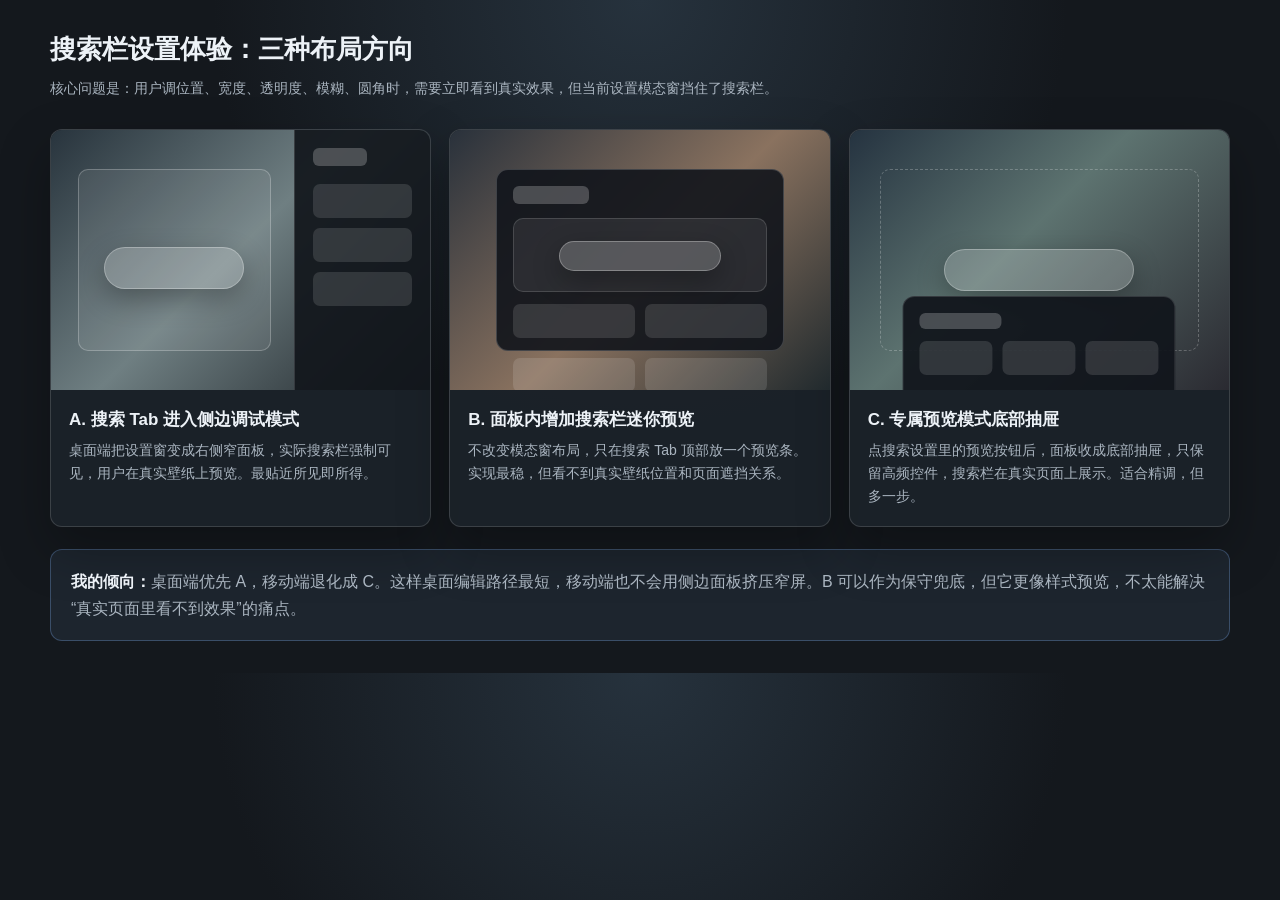
<file: docs/ai-tasks/20260523-search-settings-ux-options.html>
<!doctype html>
<html lang="zh-CN">
<head>
  <meta charset="utf-8">
  <meta name="viewport" content="width=device-width, initial-scale=1">
  <title>PlainTab 搜索栏设置体验方案</title>
  <style>
    :root {
      color-scheme: dark;
      --bg: #14181d;
      --panel: #1d232a;
      --panel-2: #242c34;
      --text: #edf2f7;
      --muted: #aab5c0;
      --line: rgba(255,255,255,.14);
      --accent: #87b7ff;
    }
    * { box-sizing: border-box; }
    body {
      margin: 0;
      padding: 32px;
      font-family: -apple-system, BlinkMacSystemFont, "Segoe UI", sans-serif;
      background: radial-gradient(circle at top, #26323d 0, var(--bg) 46%);
      color: var(--text);
    }
    main { max-width: 1180px; margin: 0 auto; }
    h1 { margin: 0; font-size: 26px; letter-spacing: 0; }
    .subtitle { max-width: 820px; margin: 10px 0 28px; color: var(--muted); line-height: 1.7; }
    .cards { display: grid; grid-template-columns: repeat(3, minmax(0, 1fr)); gap: 18px; }
    .card {
      overflow: hidden;
      border: 1px solid var(--line);
      border-radius: 12px;
      background: rgba(29,35,42,.86);
      box-shadow: 0 22px 52px rgba(0,0,0,.28);
    }
    .mock {
      height: 260px;
      position: relative;
      overflow: hidden;
      background: linear-gradient(135deg,#28343d,#6f7f82 48%,#1c2227);
    }
    .mock.b { background: linear-gradient(135deg,#29313b,#8a725f 52%,#20292d); }
    .mock.c { background: linear-gradient(135deg,#253340,#5d7370 44%,#2a2a31); }
    .viewport {
      position: absolute;
      border: 1px solid rgba(255,255,255,.24);
      border-radius: 10px;
      background: rgba(255,255,255,.08);
    }
    .search {
      position: absolute;
      height: 42px;
      border-radius: 24px;
      background: rgba(255,255,255,.2);
      border: 1px solid rgba(255,255,255,.28);
      box-shadow: 0 10px 28px rgba(0,0,0,.3);
    }
    .side-panel {
      position: absolute;
      right: 0;
      top: 0;
      bottom: 0;
      width: 36%;
      padding: 18px;
      background: rgba(18,22,28,.92);
      border-left: 1px solid rgba(255,255,255,.14);
    }
    .modal {
      position: absolute;
      left: 12%;
      right: 12%;
      top: 15%;
      height: 70%;
      padding: 16px;
      border-radius: 12px;
      background: rgba(17,21,27,.9);
      border: 1px solid rgba(255,255,255,.18);
    }
    .drawer {
      position: absolute;
      left: 50%;
      bottom: 0;
      transform: translateX(-50%);
      width: 72%;
      height: 36%;
      padding: 16px;
      background: rgba(18,22,28,.94);
      border: 1px solid rgba(255,255,255,.14);
      border-bottom: 0;
      border-radius: 12px 12px 0 0;
    }
    .bar { height: 18px; width: 54%; border-radius: 6px; background: rgba(255,255,255,.22); margin-bottom: 18px; }
    .row { height: 34px; border-radius: 7px; background: rgba(255,255,255,.12); margin-bottom: 10px; }
    .grid { display: grid; grid-template-columns: repeat(3, 1fr); gap: 10px; }
    .body { padding: 18px; }
    h2 { margin: 0 0 8px; font-size: 17px; }
    p { margin: 0; color: var(--muted); line-height: 1.65; font-size: 14px; }
    .recommend {
      margin-top: 22px;
      padding: 18px 20px;
      border: 1px solid rgba(135,183,255,.28);
      border-radius: 12px;
      background: rgba(135,183,255,.08);
      color: var(--muted);
      line-height: 1.7;
    }
    .recommend strong { color: var(--text); }
    @media (max-width: 900px) {
      body { padding: 18px; }
      .cards { grid-template-columns: 1fr; }
    }
  </style>
</head>
<body>
  <main>
    <h1>搜索栏设置体验：三种布局方向</h1>
    <p class="subtitle">核心问题是：用户调位置、宽度、透明度、模糊、圆角时，需要立即看到真实效果，但当前设置模态窗挡住了搜索栏。</p>

    <section class="cards">
      <article class="card">
        <div class="mock">
          <div class="viewport" style="left:7%;right:42%;top:15%;height:70%;"></div>
          <div class="search" style="left:14%;right:49%;top:45%;"></div>
          <div class="side-panel">
            <div class="bar"></div>
            <div class="row"></div>
            <div class="row"></div>
            <div class="row"></div>
          </div>
        </div>
        <div class="body">
          <h2>A. 搜索 Tab 进入侧边调试模式</h2>
          <p>桌面端把设置窗变成右侧窄面板，实际搜索栏强制可见，用户在真实壁纸上预览。最贴近所见即所得。</p>
        </div>
      </article>

      <article class="card">
        <div class="mock b">
          <div class="modal">
            <div class="bar" style="width:30%;margin-bottom:14px;"></div>
            <div style="height:74px;border-radius:10px;background:rgba(255,255,255,.08);border:1px solid rgba(255,255,255,.14);margin-bottom:12px;position:relative;">
              <div class="search" style="left:18%;right:18%;top:22px;height:30px;"></div>
            </div>
            <div style="display:grid;grid-template-columns:1fr 1fr;gap:10px;">
              <div class="row"></div><div class="row"></div><div class="row"></div><div class="row"></div>
            </div>
          </div>
        </div>
        <div class="body">
          <h2>B. 面板内增加搜索栏迷你预览</h2>
          <p>不改变模态窗布局，只在搜索 Tab 顶部放一个预览条。实现最稳，但看不到真实壁纸位置和页面遮挡关系。</p>
        </div>
      </article>

      <article class="card">
        <div class="mock c">
          <div class="viewport" style="left:8%;right:8%;top:15%;height:70%;border-style:dashed;background:transparent;"></div>
          <div class="search" style="left:25%;right:25%;top:46%;"></div>
          <div class="drawer">
            <div class="bar" style="width:34%;height:16px;margin-bottom:12px;"></div>
            <div class="grid"><div class="row"></div><div class="row"></div><div class="row"></div></div>
          </div>
        </div>
        <div class="body">
          <h2>C. 专属预览模式底部抽屉</h2>
          <p>点搜索设置里的预览按钮后，面板收成底部抽屉，只保留高频控件，搜索栏在真实页面上展示。适合精调，但多一步。</p>
        </div>
      </article>
    </section>

    <div class="recommend">
      <strong>我的倾向：</strong>桌面端优先 A，移动端退化成 C。这样桌面编辑路径最短，移动端也不会用侧边面板挤压窄屏。B 可以作为保守兜底，但它更像样式预览，不太能解决“真实页面里看不到效果”的痛点。
    </div>
  </main>
</body>
</html>
</file>
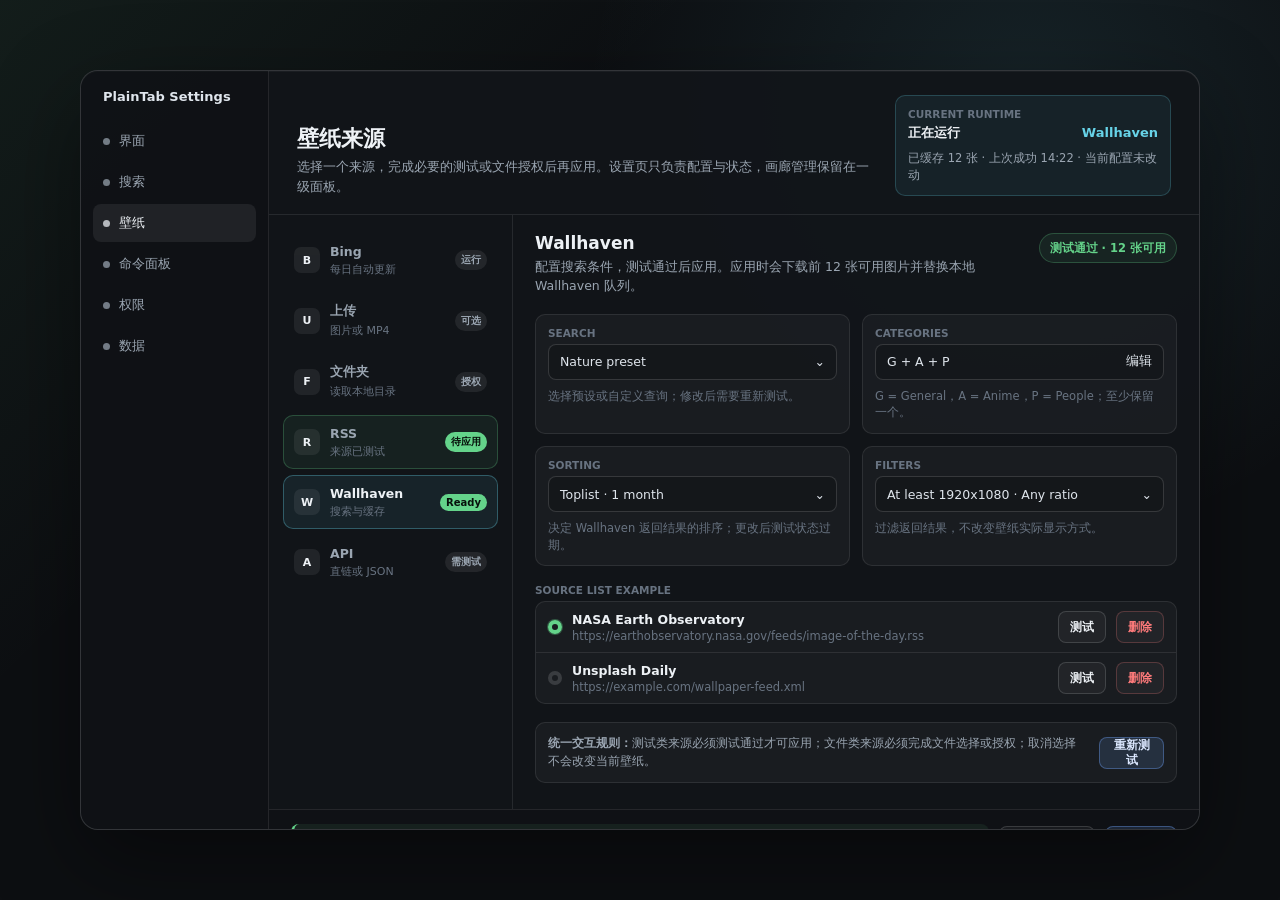
<file: docs/ai-tasks/wallpaper-settings-future-mockup.html>
<!DOCTYPE html>
<html lang="zh-CN">
<head>
  <meta charset="UTF-8">
  <meta name="viewport" content="width=device-width, initial-scale=1.0">
  <title>PlainTab Wallpaper Settings Mockup</title>
  <style>
    :root {
      color-scheme: dark;
      --bg: #0d0f12;
      --panel: #15181d;
      --panel-2: #1a1f25;
      --panel-3: #20262e;
      --line: rgba(255, 255, 255, 0.09);
      --line-2: rgba(255, 255, 255, 0.14);
      --text: #edf1f5;
      --muted: #9aa5b1;
      --faint: #687381;
      --green: #64d38a;
      --blue: #73a7ff;
      --amber: #e5b95f;
      --red: #ff7b7b;
      --cyan: #67d3e8;
      --purple: #b890ff;
      --radius: 10px;
      font-family: Inter, ui-sans-serif, system-ui, -apple-system, BlinkMacSystemFont, "Segoe UI", sans-serif;
    }

    * { box-sizing: border-box; }

    body {
      margin: 0;
      min-height: 100vh;
      display: grid;
      place-items: center;
      padding: 32px;
      background:
        linear-gradient(135deg, rgba(96, 211, 138, 0.07), transparent 32%),
        radial-gradient(circle at 80% 12%, rgba(103, 211, 232, 0.10), transparent 34%),
        var(--bg);
      color: var(--text);
    }

    .modal {
      width: min(1120px, 100%);
      height: min(760px, calc(100vh - 64px));
      display: grid;
      grid-template-columns: 188px 1fr;
      overflow: hidden;
      border: 1px solid var(--line-2);
      border-radius: 18px;
      background: rgba(18, 21, 25, 0.96);
      box-shadow: 0 32px 90px rgba(0, 0, 0, 0.42), inset 0 1px 0 rgba(255, 255, 255, 0.04);
    }

    .tabs {
      padding: 18px 12px;
      border-right: 1px solid var(--line);
      background: rgba(13, 15, 18, 0.38);
    }

    .tabs h1 {
      margin: 0 10px 18px;
      font-size: 13px;
      font-weight: 750;
      letter-spacing: 0;
      color: #dfe5ec;
    }

    .tab {
      height: 38px;
      display: flex;
      align-items: center;
      gap: 9px;
      padding: 0 10px;
      margin: 3px 0;
      border-radius: 8px;
      color: var(--muted);
      font-size: 12.5px;
    }

    .tab.active {
      color: var(--text);
      background: rgba(255, 255, 255, 0.07);
    }

    .tab-dot {
      width: 7px;
      height: 7px;
      border-radius: 99px;
      background: currentColor;
      opacity: 0.72;
    }

    .page {
      display: grid;
      grid-template-rows: auto 1fr auto;
      min-width: 0;
    }

    .topbar {
      display: grid;
      grid-template-columns: minmax(0, 1fr) auto;
      gap: 20px;
      align-items: end;
      padding: 24px 28px 18px;
      border-bottom: 1px solid var(--line);
    }

    .title h2 {
      margin: 0 0 6px;
      font-size: 22px;
      line-height: 1.15;
      letter-spacing: 0;
    }

    .title p {
      margin: 0;
      max-width: 640px;
      color: var(--muted);
      font-size: 12.5px;
      line-height: 1.55;
    }

    .run-card {
      width: 276px;
      padding: 12px;
      border: 1px solid rgba(103, 211, 232, 0.22);
      border-radius: var(--radius);
      background: rgba(103, 211, 232, 0.07);
    }

    .run-card small,
    .field small,
    .section-label {
      display: block;
      margin-bottom: 5px;
      color: var(--faint);
      font-size: 10.5px;
      font-weight: 700;
      letter-spacing: 0;
      text-transform: uppercase;
    }

    .run-card strong {
      display: flex;
      justify-content: space-between;
      gap: 12px;
      font-size: 13px;
      line-height: 1.3;
    }

    .run-card span {
      color: var(--cyan);
      font-weight: 700;
    }

    .run-card p {
      margin: 8px 0 0;
      color: var(--muted);
      font-size: 11.5px;
      line-height: 1.45;
    }

    .workspace {
      display: grid;
      grid-template-columns: 244px minmax(0, 1fr);
      min-height: 0;
    }

    .sources {
      padding: 18px 14px;
      border-right: 1px solid var(--line);
      overflow: auto;
    }

    .source {
      position: relative;
      display: grid;
      grid-template-columns: 26px 1fr auto;
      gap: 10px;
      align-items: center;
      min-height: 54px;
      padding: 9px 10px;
      margin-bottom: 6px;
      border: 1px solid transparent;
      border-radius: var(--radius);
      color: var(--muted);
      background: transparent;
    }

    .source.active {
      color: var(--text);
      border-color: rgba(103, 211, 232, 0.32);
      background: rgba(103, 211, 232, 0.08);
    }

    .source.pending {
      border-color: rgba(100, 211, 138, 0.26);
      background: rgba(100, 211, 138, 0.07);
    }

    .source .glyph {
      width: 26px;
      height: 26px;
      display: grid;
      place-items: center;
      border-radius: 7px;
      background: rgba(255, 255, 255, 0.07);
      color: var(--text);
      font-size: 11px;
      font-weight: 800;
    }

    .source b {
      display: block;
      margin-bottom: 3px;
      font-size: 12.5px;
      font-weight: 720;
    }

    .source em {
      display: block;
      color: var(--faint);
      font-size: 11px;
      font-style: normal;
      white-space: nowrap;
      overflow: hidden;
      text-overflow: ellipsis;
    }

    .badge {
      padding: 3px 6px;
      border-radius: 999px;
      font-size: 10px;
      font-weight: 750;
      color: #07100b;
      background: var(--green);
    }

    .badge.dim {
      color: var(--muted);
      background: rgba(255, 255, 255, 0.08);
    }

    .detail {
      min-width: 0;
      overflow: auto;
      padding: 18px 22px 26px;
    }

    .source-head {
      display: flex;
      align-items: flex-start;
      justify-content: space-between;
      gap: 18px;
      margin-bottom: 18px;
    }

    .source-head h3 {
      margin: 0 0 5px;
      font-size: 17px;
      letter-spacing: 0;
    }

    .source-head p {
      margin: 0;
      color: var(--muted);
      font-size: 12.5px;
      line-height: 1.5;
    }

    .test-pill {
      display: inline-flex;
      align-items: center;
      gap: 7px;
      min-height: 30px;
      padding: 0 10px;
      border-radius: 999px;
      border: 1px solid rgba(100, 211, 138, 0.26);
      color: var(--green);
      background: rgba(100, 211, 138, 0.08);
      font-size: 11.5px;
      font-weight: 720;
      white-space: nowrap;
    }

    .grid {
      display: grid;
      grid-template-columns: repeat(2, minmax(0, 1fr));
      gap: 12px;
      margin-bottom: 18px;
    }

    .field,
    .notice,
    .source-list {
      border: 1px solid var(--line);
      border-radius: var(--radius);
      background: rgba(255, 255, 255, 0.035);
    }

    .field {
      padding: 12px;
    }

    .control {
      height: 36px;
      display: flex;
      align-items: center;
      justify-content: space-between;
      gap: 12px;
      padding: 0 11px;
      border: 1px solid var(--line-2);
      border-radius: 8px;
      background: rgba(0, 0, 0, 0.16);
      color: #dfe5ec;
      font-size: 12.5px;
    }

    .hint {
      margin-top: 8px;
      color: var(--faint);
      font-size: 11.5px;
      line-height: 1.45;
    }

    .source-list {
      margin-bottom: 18px;
      overflow: hidden;
    }

    .list-row {
      display: grid;
      grid-template-columns: auto 1fr auto auto;
      gap: 10px;
      align-items: center;
      min-height: 48px;
      padding: 9px 12px;
      border-bottom: 1px solid var(--line);
    }

    .list-row:last-child { border-bottom: 0; }

    .radio {
      width: 14px;
      height: 14px;
      border: 4px solid var(--green);
      border-radius: 99px;
      box-shadow: 0 0 0 1px rgba(100, 211, 138, 0.34);
    }

    .list-row b {
      display: block;
      margin-bottom: 2px;
      font-size: 12.5px;
    }

    .list-row span {
      display: block;
      max-width: 420px;
      color: var(--faint);
      font-size: 11.5px;
      overflow: hidden;
      text-overflow: ellipsis;
      white-space: nowrap;
    }

    .ghost-btn,
    .primary-btn {
      height: 32px;
      padding: 0 11px;
      border-radius: 8px;
      border: 1px solid var(--line-2);
      background: rgba(255, 255, 255, 0.04);
      color: var(--text);
      font-size: 11.5px;
      font-weight: 720;
    }

    .ghost-btn.warn {
      color: var(--red);
      border-color: rgba(255, 123, 123, 0.24);
    }

    .primary-btn {
      border-color: rgba(115, 167, 255, 0.36);
      background: rgba(115, 167, 255, 0.14);
      color: #dce8ff;
    }

    .notice {
      display: flex;
      align-items: center;
      justify-content: space-between;
      gap: 12px;
      padding: 12px;
    }

    .notice p {
      margin: 0;
      color: var(--muted);
      font-size: 12px;
      line-height: 1.45;
    }

    .footer {
      display: grid;
      grid-template-columns: minmax(0, 1fr) auto auto;
      gap: 10px;
      align-items: center;
      padding: 14px 22px;
      border-top: 1px solid var(--line);
      background: rgba(13, 15, 18, 0.44);
    }

    .status {
      min-height: 36px;
      display: flex;
      align-items: center;
      gap: 9px;
      padding: 0 12px;
      border-left: 3px solid var(--green);
      border-radius: 8px;
      background: rgba(100, 211, 138, 0.08);
      color: var(--green);
      font-size: 12px;
      font-weight: 700;
    }

    .status::before {
      content: "";
      width: 7px;
      height: 7px;
      border-radius: 99px;
      background: currentColor;
    }

    @media (max-width: 860px) {
      body { padding: 14px; }
      .modal {
        height: auto;
        min-height: calc(100vh - 28px);
        grid-template-columns: 1fr;
      }
      .tabs { display: none; }
      .topbar,
      .workspace,
      .footer { grid-template-columns: 1fr; }
      .run-card { width: 100%; }
      .sources {
        display: flex;
        gap: 8px;
        overflow-x: auto;
        border-right: 0;
        border-bottom: 1px solid var(--line);
      }
      .source {
        min-width: 174px;
        margin-bottom: 0;
      }
      .grid { grid-template-columns: 1fr; }
    }
  </style>
</head>
<body>
  <main class="modal">
    <aside class="tabs">
      <h1>PlainTab Settings</h1>
      <div class="tab"><span class="tab-dot"></span>界面</div>
      <div class="tab"><span class="tab-dot"></span>搜索</div>
      <div class="tab active"><span class="tab-dot"></span>壁纸</div>
      <div class="tab"><span class="tab-dot"></span>命令面板</div>
      <div class="tab"><span class="tab-dot"></span>权限</div>
      <div class="tab"><span class="tab-dot"></span>数据</div>
    </aside>

    <section class="page">
      <header class="topbar">
        <div class="title">
          <h2>壁纸来源</h2>
          <p>选择一个来源，完成必要的测试或文件授权后再应用。设置页只负责配置与状态，画廊管理保留在一级面板。</p>
        </div>
        <div class="run-card">
          <small>Current Runtime</small>
          <strong>正在运行 <span>Wallhaven</span></strong>
          <p>已缓存 12 张 · 上次成功 14:22 · 当前配置未改动</p>
        </div>
      </header>

      <div class="workspace">
        <nav class="sources" aria-label="Wallpaper sources">
          <div class="source"><div class="glyph">B</div><div><b>Bing</b><em>每日自动更新</em></div><span class="badge dim">运行</span></div>
          <div class="source"><div class="glyph">U</div><div><b>上传</b><em>图片或 MP4</em></div><span class="badge dim">可选</span></div>
          <div class="source"><div class="glyph">F</div><div><b>文件夹</b><em>读取本地目录</em></div><span class="badge dim">授权</span></div>
          <div class="source pending"><div class="glyph">R</div><div><b>RSS</b><em>来源已测试</em></div><span class="badge">待应用</span></div>
          <div class="source active"><div class="glyph">W</div><div><b>Wallhaven</b><em>搜索与缓存</em></div><span class="badge">Ready</span></div>
          <div class="source"><div class="glyph">A</div><div><b>API</b><em>直链或 JSON</em></div><span class="badge dim">需测试</span></div>
        </nav>

        <article class="detail">
          <div class="source-head">
            <div>
              <h3>Wallhaven</h3>
              <p>配置搜索条件，测试通过后应用。应用时会下载前 12 张可用图片并替换本地 Wallhaven 队列。</p>
            </div>
            <div class="test-pill">测试通过 · 12 张可用</div>
          </div>

          <div class="grid">
            <div class="field">
              <small>Search</small>
              <div class="control">Nature preset <span>⌄</span></div>
              <div class="hint">选择预设或自定义查询；修改后需要重新测试。</div>
            </div>
            <div class="field">
              <small>Categories</small>
              <div class="control">G + A + P <span>编辑</span></div>
              <div class="hint">G = General，A = Anime，P = People；至少保留一个。</div>
            </div>
            <div class="field">
              <small>Sorting</small>
              <div class="control">Toplist · 1 month <span>⌄</span></div>
              <div class="hint">决定 Wallhaven 返回结果的排序；更改后测试状态过期。</div>
            </div>
            <div class="field">
              <small>Filters</small>
              <div class="control">At least 1920x1080 · Any ratio <span>⌄</span></div>
              <div class="hint">过滤返回结果，不改变壁纸实际显示方式。</div>
            </div>
          </div>

          <div class="section-label">Source List Example</div>
          <div class="source-list">
            <div class="list-row">
              <div class="radio"></div>
              <div><b>NASA Earth Observatory</b><span>https://earthobservatory.nasa.gov/feeds/image-of-the-day.rss</span></div>
              <button class="ghost-btn">测试</button>
              <button class="ghost-btn warn">删除</button>
            </div>
            <div class="list-row">
              <div class="radio" style="border-color: var(--line-2); box-shadow: none;"></div>
              <div><b>Unsplash Daily</b><span>https://example.com/wallpaper-feed.xml</span></div>
              <button class="ghost-btn">测试</button>
              <button class="ghost-btn warn">删除</button>
            </div>
          </div>

          <div class="notice">
            <p><b>统一交互规则：</b>测试类来源必须测试通过才可应用；文件类来源必须完成文件选择或授权；取消选择不会改变当前壁纸。</p>
            <button class="primary-btn">重新测试</button>
          </div>
        </article>
      </div>

      <footer class="footer">
        <div class="status">可以应用当前 Wallhaven 配置</div>
        <button class="ghost-btn">恢复壁纸默认</button>
        <button class="primary-btn">应用配置</button>
      </footer>
    </section>
  </main>
</body>
</html>
</file>
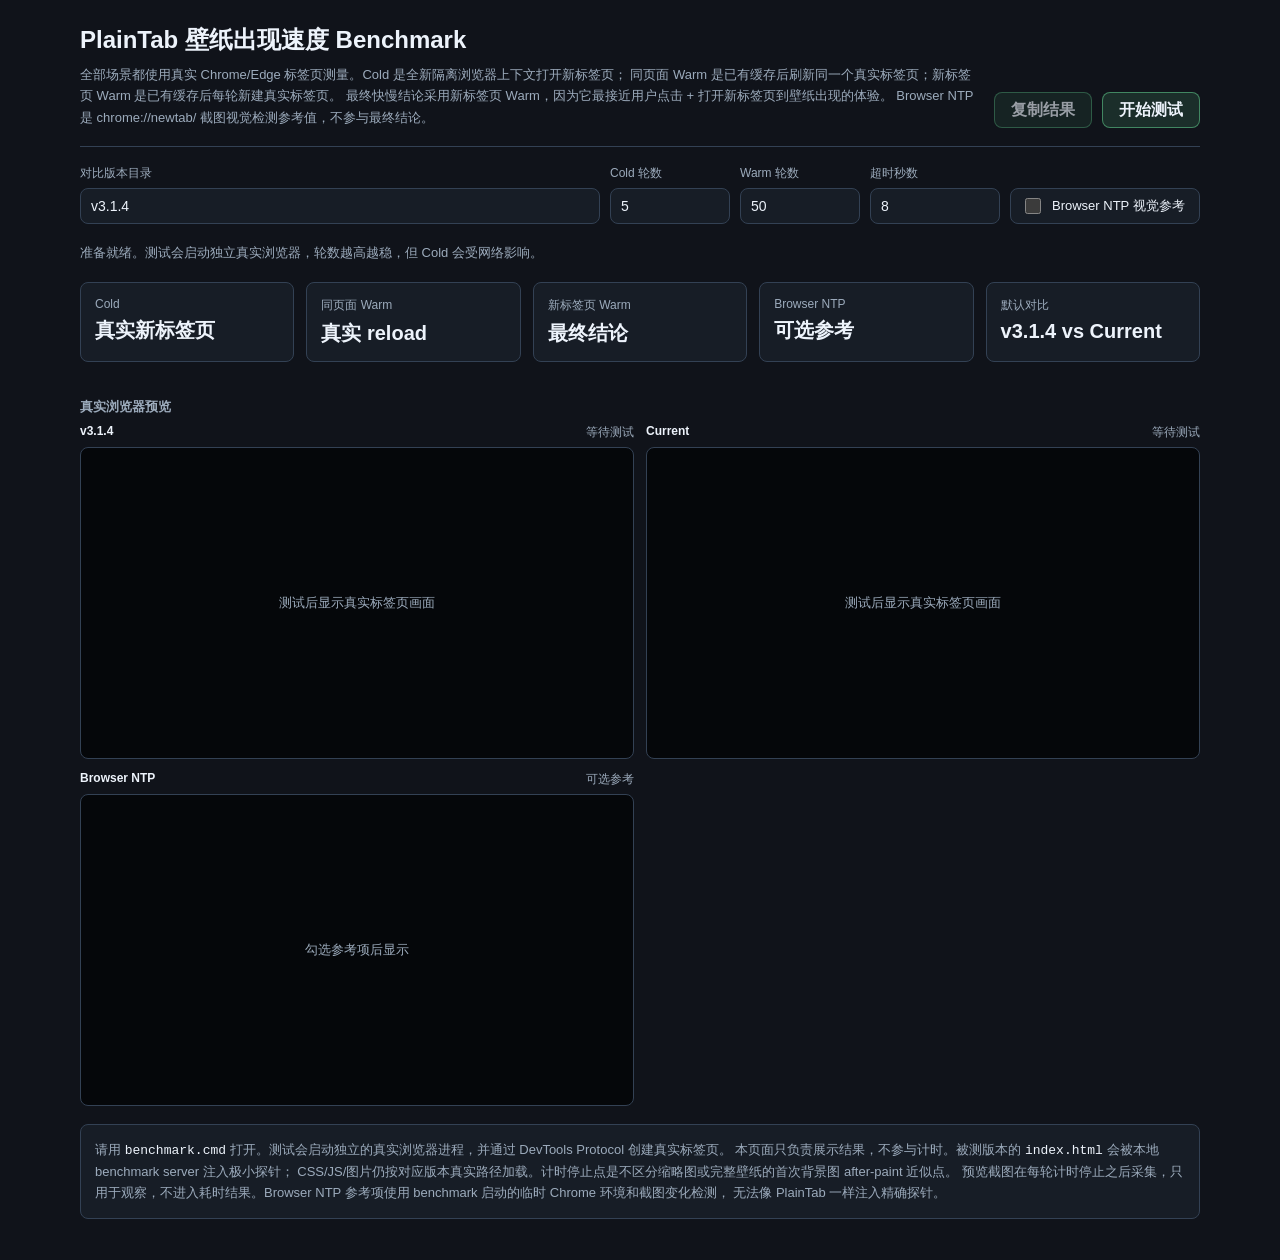
<file: benchmark/compare-speed/_tool/benchmark.html>
<!DOCTYPE html>
<html lang="zh-CN">

<head>
    <meta charset="UTF-8">
    <meta name="viewport" content="width=device-width, initial-scale=1.0">
    <title>PlainTab Wallpaper Speed Benchmark</title>
    <style>
        :root {
            color-scheme: dark;
            --bg: #10131a;
            --surface: #171d26;
            --surface-2: #202938;
            --line: #334154;
            --text: #edf3fb;
            --muted: #9cabbc;
            --green: #62d08f;
            --blue: #74a9ff;
            --yellow: #f3c95c;
            --red: #ef7777;
            font-family: -apple-system, BlinkMacSystemFont, "Segoe UI", "Microsoft YaHei", sans-serif;
        }

        * {
            box-sizing: border-box;
        }

        body {
            margin: 0;
            min-height: 100vh;
            background: var(--bg);
            color: var(--text);
        }

        main {
            width: min(1120px, calc(100vw - 32px));
            margin: 0 auto;
            padding: 24px 0 42px;
        }

        header {
            display: grid;
            grid-template-columns: minmax(0, 1fr) auto;
            gap: 16px;
            align-items: end;
            padding-bottom: 18px;
            border-bottom: 1px solid var(--line);
        }

        .actions {
            display: flex;
            gap: 10px;
            align-items: center;
        }

        h1 {
            margin: 0;
            font-size: 24px;
            letter-spacing: 0;
        }

        .lead,
        .status,
        .note {
            color: var(--muted);
            font-size: 13px;
            line-height: 1.65;
        }

        .lead {
            max-width: 900px;
            margin: 8px 0 0;
        }

        .controls {
            display: grid;
            grid-template-columns: minmax(220px, 1fr) 120px 120px 130px 190px;
            gap: 10px;
            margin: 18px 0;
            align-items: end;
        }

        label {
            display: grid;
            gap: 6px;
            color: var(--muted);
            font-size: 12px;
        }

        input {
            height: 36px;
            border: 1px solid var(--line);
            border-radius: 8px;
            background: var(--surface);
            color: var(--text);
            padding: 0 10px;
            font: inherit;
            font-size: 14px;
        }

        .check {
            min-height: 36px;
            display: flex;
            align-items: center;
            gap: 8px;
            padding: 0 10px;
            border: 1px solid var(--line);
            border-radius: 8px;
            background: var(--surface);
            color: var(--text);
            font-size: 13px;
        }

        .check input {
            width: 16px;
            height: 16px;
            padding: 0;
        }

        button {
            height: 36px;
            border: 1px solid rgba(98, 208, 143, 0.55);
            border-radius: 8px;
            background: rgba(98, 208, 143, 0.14);
            color: var(--text);
            padding: 0 16px;
            font: inherit;
            font-weight: 700;
            cursor: pointer;
        }

        button:disabled {
            cursor: progress;
            opacity: 0.62;
        }

        .status {
            min-height: 24px;
            margin-bottom: 12px;
        }

        .summary {
            display: grid;
            grid-template-columns: repeat(auto-fit, minmax(160px, 1fr));
            gap: 12px;
            margin: 16px 0;
        }

        .metric,
        .result,
        .note {
            border: 1px solid var(--line);
            border-radius: 8px;
            background: var(--surface);
        }

        .metric {
            padding: 14px;
        }

        .metric span {
            display: block;
            color: var(--muted);
            font-size: 12px;
        }

        .metric strong {
            display: block;
            margin-top: 6px;
            font-size: 20px;
        }

        .results {
            display: grid;
            gap: 12px;
        }

        .result {
            padding: 14px;
        }

        .result-head {
            display: grid;
            grid-template-columns: minmax(0, 1fr) auto;
            gap: 12px;
            align-items: start;
            margin-bottom: 14px;
        }

        h2 {
            margin: 0;
            font-size: 16px;
        }

        .winner {
            min-width: 190px;
            color: var(--green);
            font-weight: 800;
            font-size: 13px;
            text-align: right;
        }

        .winner.slow {
            color: var(--red);
        }

        .winner.warn {
            color: var(--yellow);
        }

        .sections {
            display: grid;
            grid-template-columns: repeat(3, minmax(0, 1fr));
            gap: 12px;
        }

        .section {
            border: 1px solid var(--line);
            border-radius: 8px;
            background: rgba(255, 255, 255, 0.02);
            padding: 12px;
        }

        .section h3 {
            margin: 0 0 4px;
            font-size: 14px;
        }

        .section p {
            margin: 0 0 10px;
            color: var(--muted);
            font-size: 12px;
            line-height: 1.5;
        }

        .bars {
            display: grid;
            gap: 10px;
        }

        .bar-row {
            display: grid;
            grid-template-columns: 132px minmax(0, 1fr) 88px;
            gap: 10px;
            align-items: center;
            font-size: 13px;
        }

        .bar-label {
            color: var(--muted);
            font-weight: 700;
            overflow: hidden;
            text-overflow: ellipsis;
            white-space: nowrap;
        }

        .track {
            height: 12px;
            border-radius: 999px;
            background: var(--surface-2);
            overflow: hidden;
        }

        .fill {
            height: 100%;
            width: 1%;
            border-radius: inherit;
            background: var(--blue);
        }

        .fill.current {
            background: var(--green);
        }

        .time {
            color: var(--text);
            font-variant-numeric: tabular-nums;
            text-align: right;
        }

        .note {
            margin-top: 16px;
            padding: 14px;
        }

        .progress {
            margin: 12px 0 18px;
            display: none;
        }

        .progress.active {
            display: block;
        }

        .progress-track {
            height: 8px;
            border-radius: 999px;
            overflow: hidden;
            background: var(--surface-2);
        }

        .progress-fill {
            height: 100%;
            width: 0;
            border-radius: inherit;
            background: var(--green);
            transition: width 160ms ease-out;
        }

        .progress-line {
            display: flex;
            justify-content: space-between;
            gap: 16px;
            margin: 8px 0 0;
            color: var(--muted);
            font-size: 12px;
        }

        .preview-title {
            margin: 20px 0 8px;
            color: var(--muted);
            font-size: 13px;
            font-weight: 700;
        }

        .preview-grid {
            display: grid;
            grid-template-columns: repeat(2, minmax(0, 1fr));
            gap: 12px;
            margin-bottom: 18px;
        }

        .preview-pane {
            min-width: 0;
        }

        .pane-label {
            display: flex;
            justify-content: space-between;
            gap: 10px;
            margin-bottom: 6px;
            color: var(--muted);
            font-size: 12px;
        }

        .pane-label strong {
            color: var(--text);
        }

        .preview-frame {
            position: relative;
            width: 100%;
            aspect-ratio: 16 / 9;
            border: 1px solid var(--line);
            border-radius: 8px;
            overflow: hidden;
            background: #05070a;
        }

        .preview-frame img {
            width: 100%;
            height: 100%;
            object-fit: cover;
            display: none;
        }

        .preview-frame img.ready {
            display: block;
        }

        .preview-empty {
            position: absolute;
            inset: 0;
            display: grid;
            place-items: center;
            color: var(--muted);
            font-size: 13px;
        }

        code {
            color: var(--text);
            font-family: "Cascadia Code", Consolas, monospace;
        }

        @media (max-width: 900px) {
            header,
            .controls,
            .result-head,
            .sections,
            .bar-row,
            .preview-grid {
                grid-template-columns: 1fr;
            }

            .summary {
                grid-template-columns: repeat(2, minmax(0, 1fr));
            }

            .winner,
            .time {
                text-align: left;
            }
        }
    </style>
</head>

<body>
    <main>
        <header>
            <div>
                <h1>PlainTab 壁纸出现速度 Benchmark</h1>
                <p class="lead">
                    全部场景都使用真实 Chrome/Edge 标签页测量。Cold 是全新隔离浏览器上下文打开新标签页；
                    同页面 Warm 是已有缓存后刷新同一个真实标签页；新标签页 Warm 是已有缓存后每轮新建真实标签页。
                    最终快慢结论采用新标签页 Warm，因为它最接近用户点击 + 打开新标签页到壁纸出现的体验。
                    Browser NTP 是 chrome://newtab/ 截图视觉检测参考值，不参与最终结论。
                </p>
            </div>
            <div class="actions">
                <button id="copyBtn" type="button" disabled>复制结果</button>
                <button id="runBtn" type="button">开始测试</button>
            </div>
        </header>

        <section class="controls" aria-label="Benchmark controls">
            <label>
                对比版本目录
                <input id="versionsInput" value="v3.1.4" spellcheck="false">
            </label>
            <label>
                Cold 轮数
                <input id="coldRunsInput" type="number" min="1" max="200" step="1" value="5">
            </label>
            <label>
                Warm 轮数
                <input id="warmRunsInput" type="number" min="1" max="200" step="1" value="50">
            </label>
            <label>
                超时秒数
                <input id="timeoutInput" type="number" min="1" max="60" step="1" value="8">
            </label>
            <label class="check">
                <input id="browserNtpInput" type="checkbox">
                Browser NTP 视觉参考
            </label>
        </section>

        <div class="status" id="status"></div>
        <section class="progress" id="progress">
            <div class="progress-track"><div class="progress-fill" id="progressFill"></div></div>
            <div class="progress-line"><span id="progressStage">等待开始</span><span id="progressCount">0 / 0</span></div>
        </section>
        <section class="summary" id="summary"></section>
        <section class="results" id="results"></section>

        <div class="preview-title">真实浏览器预览</div>
        <div class="preview-grid">
            <section class="preview-pane">
                <div class="pane-label"><strong id="baselinePreviewName">v3.1.4</strong><span id="baselinePreviewPhase">等待测试</span></div>
                <div class="preview-frame">
                    <img id="baselinePreviewImage" alt="Baseline benchmark preview">
                    <div class="preview-empty" id="baselinePreviewEmpty">测试后显示真实标签页画面</div>
                </div>
            </section>
            <section class="preview-pane">
                <div class="pane-label"><strong>Current</strong><span id="currentPreviewPhase">等待测试</span></div>
                <div class="preview-frame">
                    <img id="currentPreviewImage" alt="Current benchmark preview">
                    <div class="preview-empty" id="currentPreviewEmpty">测试后显示真实标签页画面</div>
                </div>
            </section>
            <section class="preview-pane">
                <div class="pane-label"><strong>Browser NTP</strong><span id="browserNtpPreviewPhase">可选参考</span></div>
                <div class="preview-frame">
                    <img id="browserNtpPreviewImage" alt="Browser default new tab preview">
                    <div class="preview-empty" id="browserNtpPreviewEmpty">勾选参考项后显示</div>
                </div>
            </section>
        </div>

        <section class="note">
            请用 <code>benchmark.cmd</code> 打开。测试会启动独立的真实浏览器进程，并通过 DevTools Protocol 创建真实标签页。
            本页面只负责展示结果，不参与计时。被测版本的 <code>index.html</code> 会被本地 benchmark server 注入极小探针；
            CSS/JS/图片仍按对应版本真实路径加载。计时停止点是不区分缩略图或完整壁纸的首次背景图 after-paint 近似点。
            预览截图在每轮计时停止之后采集，只用于观察，不进入耗时结果。Browser NTP 参考项使用 benchmark 启动的临时 Chrome 环境和截图变化检测，
            无法像 PlainTab 一样注入精确探针。
        </section>
    </main>

    <script>
        (function () {
            'use strict';

            var CONTROL_LIMITS = {
                coldRuns: { id: 'coldRunsInput', min: 1, max: 200, step: 1, defaultValue: 5 },
                warmRuns: { id: 'warmRunsInput', min: 1, max: 200, step: 1, defaultValue: 50 },
                timeoutSeconds: { id: 'timeoutInput', min: 1, max: 60, step: 1, defaultValue: 8 }
            };
            var lastPayload = null;
            var activeJobId = '';

            applyControlLimits();
            document.getElementById('runBtn').addEventListener('click', runBenchmark);
            document.getElementById('copyBtn').addEventListener('click', copyResults);
            renderEmpty();

            if (location.protocol === 'file:') {
                setStatus('当前是 file://，真实浏览器测试不可用。请双击 benchmark.cmd 用 HTTP 打开。', true);
                document.getElementById('runBtn').disabled = true;
            } else {
                setStatus('准备就绪。测试会启动独立真实浏览器，轮数越高越稳，但 Cold 会受网络影响。');
            }

            async function runBenchmark() {
                var button = document.getElementById('runBtn');
                button.disabled = true;
                document.getElementById('copyBtn').disabled = true;
                document.getElementById('results').innerHTML = '';
                lastPayload = null;
                activeJobId = '';
                resetPreviews();

                try {
                    var versions = parseVersions(document.getElementById('versionsInput').value);
                    var coldRuns = readClampedNumber(CONTROL_LIMITS.coldRuns);
                    var warmRuns = readClampedNumber(CONTROL_LIMITS.warmRuns);
                    var timeoutSeconds = readClampedNumber(CONTROL_LIMITS.timeoutSeconds);
                    var browserNtp = document.getElementById('browserNtpInput').checked;
                    var endpoint = new URL('./api/job/start', location.href);
                    endpoint.searchParams.set('versions', versions.join(','));
                    endpoint.searchParams.set('coldRuns', String(coldRuns));
                    endpoint.searchParams.set('warmRuns', String(warmRuns));
                    endpoint.searchParams.set('timeout', String(timeoutSeconds));
                    endpoint.searchParams.set('browserNtp', browserNtp ? '1' : '0');

                    renderProgress({ stage: 'starting', message: '正在启动真实浏览器...', completedSteps: 0, totalSteps: 0 });
                    setStatus('正在启动真实浏览器测试：Cold、同页面 Warm、新标签页 Warm。cmd 中也会持续显示进度。');

                    var response = await fetch(endpoint.href, { cache: 'no-store' });
                    var payload = await response.json();
                    if (!response.ok || !payload.ok) {
                        throw new Error(payload && payload.error ? payload.error : '真实浏览器 benchmark 失败');
                    }

                    activeJobId = payload.jobId;
                    lastPayload = await waitForJob(activeJobId);
                    window.__plainTabWallpaperSpeedResults = lastPayload;
                    renderResults(lastPayload);
                    setStatus('测试完成。最终结论采用新标签页 Warm p50。');
                    document.getElementById('copyBtn').disabled = false;
                } catch (error) {
                    setStatus('测试失败：' + (error && error.message ? error.message : String(error)), true);
                    throw error;
                } finally {
                    button.disabled = location.protocol === 'file:';
                }
            }

            async function waitForJob(jobId) {
                while (true) {
                    var endpoint = new URL('./api/job/' + encodeURIComponent(jobId) + '/status', location.href);
                    var response = await fetch(endpoint.href, { cache: 'no-store' });
                    var status = await response.json();
                    if (!response.ok || !status.ok) {
                        throw new Error(status && status.error ? status.error : '无法读取 benchmark 进度');
                    }
                    renderProgress(status);
                    updatePreviews(jobId, status.previews || {});
                    if (status.state === 'done') return status.result;
                    if (status.state === 'error') throw new Error(status.error || status.message || '真实浏览器 benchmark 失败');
                    await sleep(250);
                }
            }

            async function copyResults() {
                if (!lastPayload) {
                    setStatus('还没有可复制的结果，请先运行测试。', true);
                    return;
                }
                try {
                    await writeClipboard(buildResultsText(lastPayload));
                    setStatus('结果已复制到剪贴板。');
                } catch (error) {
                    setStatus('复制失败：' + (error && error.message ? error.message : String(error)), true);
                }
            }

            function buildResultsText(payload) {
                var lines = [
                    'PlainTab Wallpaper Speed Benchmark',
                    '时间：' + new Date().toLocaleString(),
                    '口径：全部场景均为真实 Chrome/Edge 标签页；Cold 为全新隔离上下文；同页面 Warm 为真实标签页 reload；新标签页 Warm 为已有缓存后新建真实标签页。最终结论采用新标签页 Warm p50。',
                    ''
                ];
                comparisons(payload).forEach(function (item) {
                    lines.push(item.baseline.label + ' vs Current');
                    lines.push('Cold：' + item.baseline.label + ' ' + formatStat(item.baseline.cold) + ' / Current ' + formatStat(item.current.cold) + ' / ' + winnerText(item.current.cold.p50, item.baseline.cold.p50));
                    lines.push('同页面 Warm：' + item.baseline.label + ' ' + formatStat(item.baseline.warmReload) + ' / Current ' + formatStat(item.current.warmReload) + ' / ' + winnerText(item.current.warmReload.p50, item.baseline.warmReload.p50));
                    lines.push('最终结论（新标签页 Warm）：' + item.baseline.label + ' ' + formatStat(item.baseline.warmNewTab) + ' / Current ' + formatStat(item.current.warmNewTab) + ' / ' + winnerText(item.current.warmNewTab.p50, item.baseline.warmNewTab.p50));
                    lines.push('命中：Cold ' + item.baseline.coldHit + '/' + item.baseline.coldRuns + ' vs ' + item.current.coldHit + '/' + item.current.coldRuns +
                        '；同页面 Warm ' + item.baseline.warmReloadHit + '/' + item.baseline.warmRuns + ' vs ' + item.current.warmReloadHit + '/' + item.current.warmRuns +
                        '；新标签页 Warm ' + item.baseline.warmNewTabHit + '/' + item.baseline.warmRuns + ' vs ' + item.current.warmNewTabHit + '/' + item.current.warmRuns);
                    lines.push('');
                });
                if (payload.browserNtp) {
                    lines.push('Browser NTP（视觉检测参考）：' + formatStat(payload.browserNtp.warmNewTab) +
                        ' / hit ' + payload.browserNtp.warmNewTabHit + '/' + payload.browserNtp.warmRuns);
                    lines.push('说明：Browser NTP 使用 chrome://newtab/ 截图视觉检测，只作为参考，不参与 PlainTab 最终结论。');
                    lines.push('');
                }
                lines.push('Raw JSON:');
                lines.push(JSON.stringify(payload, null, 2));
                return lines.join('\n');
            }

            async function writeClipboard(text) {
                if (navigator.clipboard && navigator.clipboard.writeText) {
                    await navigator.clipboard.writeText(text);
                    return;
                }
                var textarea = document.createElement('textarea');
                textarea.value = text;
                textarea.setAttribute('readonly', '');
                textarea.style.position = 'fixed';
                textarea.style.left = '-9999px';
                document.body.appendChild(textarea);
                textarea.select();
                var ok = document.execCommand('copy');
                textarea.remove();
                if (!ok) throw new Error('浏览器拒绝写入剪贴板');
            }

            function comparisons(payload) {
                var results = payload && payload.results ? payload.results : [];
                var current = results.filter(function (item) { return item.id === 'current'; })[0];
                if (!current) return [];
                return results.filter(function (item) { return item.id !== 'current'; }).map(function (baseline) {
                    return { baseline: baseline, current: current };
                });
            }

            function renderEmpty() {
                document.getElementById('summary').innerHTML =
                    metric('Cold', '真实新标签页') +
                    metric('同页面 Warm', '真实 reload') +
                    metric('新标签页 Warm', '最终结论') +
                    metric('Browser NTP', '可选参考') +
                    metric('默认对比', 'v3.1.4 vs Current');
            }

            function renderProgress(status) {
                var total = Number(status.totalSteps) || 0;
                var completed = Number(status.completedSteps) || 0;
                var percent = total ? Math.min(100, (completed / total) * 100) : 0;
                document.getElementById('progress').classList.add('active');
                document.getElementById('progressFill').style.width = percent.toFixed(2) + '%';
                document.getElementById('progressStage').textContent = status.message || stageText(status.stage);
                document.getElementById('progressCount').textContent = total ? completed + ' / ' + total + '  (' + percent.toFixed(0) + '%)' : '准备中';
                document.getElementById('summary').innerHTML =
                    metric('阶段', stageText(status.stage)) +
                    metric('当前版本', status.current && status.current.id ? displayTarget(status.current.id) : '-') +
                    metric('当前轮次', status.current && status.current.run ? status.current.run + ' / ' + status.current.runs : '-') +
                    metric('测量引擎', '真实浏览器') +
                    metric('主指标', '新标签页 Warm p50');
            }

            function renderResults(payload) {
                var current = (payload.results || []).filter(function (item) { return item.id === 'current'; })[0];
                document.getElementById('summary').innerHTML =
                    metric('Cold', current ? formatMs(current.cold.p50) : '-') +
                    metric('同页面 Warm', current ? formatMs(current.warmReload.p50) : '-') +
                    metric('新标签页 Warm', current ? formatMs(current.warmNewTab.p50) : '-') +
                    metric('轮数', 'Cold ' + (payload.coldRuns || '-') + ' / Warm ' + (payload.warmRuns || '-'));
                document.getElementById('results').innerHTML = comparisons(payload).map(renderComparison).join('');
                if (payload.browserNtp) {
                    document.getElementById('results').insertAdjacentHTML('afterbegin', renderBrowserNtpReference(payload.browserNtp));
                }
                document.getElementById('progressFill').style.width = '100%';
            }

            function updatePreviews(jobId, previews) {
                var baselineId = Object.keys(previews).filter(function (id) { return id !== 'current'; })[0];
                if (baselineId) {
                    document.getElementById('baselinePreviewName').textContent = displayTarget(baselineId);
                    setPreview('baseline', jobId, previews[baselineId]);
                }
                if (previews.current) setPreview('current', jobId, previews.current);
                if (previews.browserNtp) setPreview('browserNtp', jobId, previews.browserNtp);
            }

            function setPreview(side, jobId, preview) {
                if (!preview || !preview.file) return;
                var image = document.getElementById(side + 'PreviewImage');
                var empty = document.getElementById(side + 'PreviewEmpty');
                var phase = document.getElementById(side + 'PreviewPhase');
                image.src = './api/job/' + encodeURIComponent(jobId) + '/preview/' + encodeURIComponent(preview.file) + '?t=' + encodeURIComponent(preview.updatedAt || Date.now());
                image.classList.add('ready');
                empty.style.display = 'none';
                phase.textContent = preview.phase || '已更新';
            }

            function resetPreviews() {
                ['baseline', 'current', 'browserNtp'].forEach(function (side) {
                    var image = document.getElementById(side + 'PreviewImage');
                    var empty = document.getElementById(side + 'PreviewEmpty');
                    var phase = document.getElementById(side + 'PreviewPhase');
                    image.removeAttribute('src');
                    image.classList.remove('ready');
                    empty.style.display = '';
                    phase.textContent = '等待测试';
                });
            }

            function stageText(stage) {
                return {
                    starting: '启动中',
                    cold: 'Cold',
                    'warm-setup': 'Warm 准备',
                    'warm-reload': '同页面 Warm',
                    'warm-new-tab': '新标签页 Warm',
                    done: '已完成'
                }[stage] || '准备中';
            }

            function displayTarget(id) {
                if (id === 'browserNtp') return 'Browser NTP';
                return id === 'current' ? 'Current' : id;
            }

            function renderBrowserNtpReference(item) {
                return '<article class="result">' +
                    '<div class="result-head">' +
                    '<div><h2>Browser NTP 视觉检测参考</h2></div>' +
                    '<div class="winner warn">参考值，不参与最终结论</div>' +
                    '</div>' +
                    '<div class="sections">' +
                    renderSingleSection('默认新标签页', 'chrome://newtab/ 首个明显视觉帧，截图检测', item.label, item.warmNewTab) +
                    '</div>' +
                    '</article>';
            }

            function renderComparison(item) {
                var baseline = item.baseline;
                var current = item.current;
                return '<article class="result">' +
                    '<div class="result-head">' +
                    '<div><h2>' + escapeHtml(baseline.label) + ' vs Current</h2></div>' +
                    '<div class="winner' + winnerClass(current.warmNewTab.p50, baseline.warmNewTab.p50) + '">' +
                    escapeHtml('最终结论：' + winnerText(current.warmNewTab.p50, baseline.warmNewTab.p50)) + '</div>' +
                    '</div>' +
                    '<div class="sections">' +
                    renderSection('Cold', '全新隔离上下文 + 新标签页', baseline.label, baseline.cold, 'Current', current.cold) +
                    renderSection('同页面 Warm', '已有缓存后 reload 同一个真实标签页', baseline.label, baseline.warmReload, 'Current', current.warmReload) +
                    renderSection('新标签页 Warm', '已有缓存后每轮新建真实标签页', baseline.label, baseline.warmNewTab, 'Current', current.warmNewTab) +
                    '</div>' +
                    '</article>';
            }

            function renderSection(title, desc, leftLabel, leftStat, rightLabel, rightStat) {
                var leftValue = leftStat ? leftStat.p50 : NaN;
                var rightValue = rightStat ? rightStat.p50 : NaN;
                var max = Math.max(isFinite(leftValue) ? leftValue : 0, isFinite(rightValue) ? rightValue : 0, 0.001);
                return '<section class="section">' +
                    '<h3>' + escapeHtml(title) + '</h3>' +
                    '<p>' + escapeHtml(desc) + '</p>' +
                    '<div class="bars">' +
                    renderBar(leftLabel, leftValue, max, false) +
                    renderBar(rightLabel, rightValue, max, true) +
                    '</div>' +
                    '</section>';
            }

            function renderSingleSection(title, desc, label, stat) {
                var value = stat ? stat.p50 : NaN;
                return '<section class="section">' +
                    '<h3>' + escapeHtml(title) + '</h3>' +
                    '<p>' + escapeHtml(desc) + '</p>' +
                    '<div class="bars">' +
                    renderBar(label, value, Math.max(isFinite(value) ? value : 0, 0.001), true) +
                    '</div>' +
                    '</section>';
            }

            function renderBar(label, value, max, current) {
                var width = Math.max(1, Math.min(100, ((isFinite(value) ? value : 0) / max) * 100));
                return '<div class="bar-row">' +
                    '<div class="bar-label" title="' + escapeHtml(label) + '">' + escapeHtml(label) + '</div>' +
                    '<div class="track"><div class="fill' + (current ? ' current' : '') + '" style="width:' + width.toFixed(2) + '%"></div></div>' +
                    '<div class="time">' + formatMs(value) + '</div>' +
                    '</div>';
            }

            function formatStat(stat) {
                if (!stat) return '-';
                return 'p50 ' + formatMs(stat.p50) + ', avg ' + formatMs(stat.avg) + ', p95 ' + formatMs(stat.p95);
            }

            function winnerText(current, baseline) {
                if (!isFinite(current) || !isFinite(baseline)) return '测试未完整命中';
                var delta = current - baseline;
                return delta <= 0 ? '当前快 ' + formatMs(Math.abs(delta)) : '当前慢 ' + formatMs(delta);
            }

            function winnerClass(current, baseline) {
                if (!isFinite(current) || !isFinite(baseline)) return ' warn';
                return current <= baseline ? '' : ' slow';
            }

            function metric(label, value) {
                return '<div class="metric"><span>' + escapeHtml(label) + '</span><strong>' + escapeHtml(value) + '</strong></div>';
            }

            function setStatus(message, error) {
                var el = document.getElementById('status');
                el.textContent = message;
                el.style.color = error ? 'var(--red)' : 'var(--muted)';
            }

            function applyControlLimits() {
                Object.keys(CONTROL_LIMITS).forEach(function (key) {
                    var config = CONTROL_LIMITS[key];
                    var input = document.getElementById(config.id);
                    if (!input) return;
                    input.min = String(config.min);
                    input.max = String(config.max);
                    input.step = String(config.step);
                    input.value = String(config.defaultValue);
                });
            }

            function readClampedNumber(config) {
                var input = document.getElementById(config.id);
                var parsed = input ? parseInt(input.value, 10) : NaN;
                var value = Number.isFinite(parsed) ? parsed : config.defaultValue;
                value = clamp(value, config.min, config.max);
                if (input) input.value = String(value);
                return value;
            }

            function parseVersions(raw) {
                var versions = String(raw || 'v3.1.4')
                    .split(/[,\s]+/)
                    .map(function (item) { return item.trim(); })
                    .filter(Boolean);
                if (!versions.length) versions = ['v3.1.4'];
                versions.forEach(function (version) {
                    if (!/^[A-Za-z0-9._-]+$/.test(version)) {
                        throw new Error('版本目录名只支持字母、数字、点、下划线和短横线：' + version);
                    }
                });
                return versions;
            }

            function clamp(value, min, max) {
                return Math.max(min, Math.min(max, value));
            }

            function sleep(ms) {
                return new Promise(function (resolve) {
                    setTimeout(resolve, ms);
                });
            }

            function formatMs(value) {
                if (!isFinite(value)) return '-';
                if (value < 1000) return value.toFixed(1) + ' ms';
                return (value / 1000).toFixed(2) + ' s';
            }

            function escapeHtml(value) {
                return String(value == null ? '' : value)
                    .replace(/&/g, '&amp;')
                    .replace(/</g, '&lt;')
                    .replace(/>/g, '&gt;')
                    .replace(/"/g, '&quot;')
                    .replace(/'/g, '&#39;');
            }
        })();
    </script>
</body>

</html>
</file>
<file: css/base.css>
:root {
    --fallback-start: #1a1a2e;
    --fallback-mid: #16213e;
    --fallback-end: #0f3460;
    color-scheme: dark;
    --icon-opacity: 0.45;
    --panel-opacity: 0.88;
    --transition: 0.18s ease;
    --surface-base-rgb: 18, 20, 27;
    --surface-elevated-rgb: 28, 31, 40;
    --tint-rgb: 64, 70, 92;
    --stroke-rgb: 54, 61, 78;
    --on-surface-rgb: 244, 247, 251;
    --on-surface-muted-rgb: 166, 176, 193;
    --surface-base: rgb(var(--surface-base-rgb));
    --surface-elevated: rgb(var(--surface-elevated-rgb));
    --tint: rgb(var(--tint-rgb));
    --stroke: rgb(var(--stroke-rgb));
    --on-surface: rgb(var(--on-surface-rgb));
    --on-surface-muted: rgb(var(--on-surface-muted-rgb));
    --accent: rgb(var(--accent-rgb));
    --theme-surface-base-rgb: 18, 20, 27;
    --theme-surface-elevated-rgb: 28, 31, 40;
    --theme-tint-rgb: 64, 70, 92;
    --theme-stroke-rgb: 54, 61, 78;
    --theme-on-surface-rgb: 244, 247, 251;
    --theme-on-surface-muted-rgb: 166, 176, 193;
    --theme-accent-rgb: 99, 102, 241;
    --theme-accent-contrast-rgb: 255, 255, 255;
    --surface-rgb: var(--surface-base-rgb);
    --surface-soft-rgb: var(--surface-elevated-rgb);
    --surface-strong-rgb: var(--surface-base-rgb);
    --border-rgb: var(--stroke-rgb);
    --text-primary-rgb: var(--on-surface-rgb);
    --text-secondary-rgb: var(--on-surface-muted-rgb);
    --text-muted-rgb: var(--on-surface-muted-rgb);
    --glass-rgb: var(--surface-base-rgb);
    --glass-bg: rgba(var(--surface-base-rgb), var(--panel-opacity));
    --glass-tint: linear-gradient(180deg, rgba(var(--tint-rgb), 0.20), rgba(var(--surface-elevated-rgb), 0.08));
    --glass-border: 1px solid rgba(var(--stroke-rgb), 0.72);
    --glass-shadow: 0 24px 70px rgba(0, 0, 0, 0.55);
    --glass-highlight: 0 1px 0 rgba(var(--on-surface-rgb), 0.05) inset;
    --text-primary: rgba(var(--on-surface-rgb), 0.94);
    --text-secondary: rgba(var(--on-surface-muted-rgb), 0.78);
    --text-muted: rgba(var(--on-surface-muted-rgb), 0.58);
    --accent-rgb: 99, 102, 241;
    --accent-contrast-rgb: 255, 255, 255;
    --divider: rgba(var(--stroke-rgb), 0.70);
    --control-bg: rgba(var(--surface-elevated-rgb), 0.58);
    --control-bg-hover: rgba(var(--tint-rgb), 0.34);
    --control-border: rgba(var(--stroke-rgb), 0.74);
    --control-border-hover: rgba(var(--stroke-rgb), 0.98);
    --field-bg: rgba(var(--surface-base-rgb), 0.42);
    --field-bg-hover: rgba(var(--surface-elevated-rgb), 0.72);
    --accent-soft: rgba(var(--accent-rgb), 0.14);
    --accent-border: rgba(var(--accent-rgb), 0.32);
    --settings-panel-bg:
        linear-gradient(180deg, rgba(var(--on-surface-rgb), 0.045), rgba(var(--tint-rgb), 0.040) 38%, transparent),
        color-mix(in srgb, rgba(var(--surface-base-rgb), var(--panel-opacity)) 72%, rgba(18, 20, 27, var(--panel-opacity)));
    --settings-shell-bg:
        linear-gradient(180deg, rgba(var(--on-surface-rgb), 0.065), rgba(var(--tint-rgb), 0.045) 36%, transparent),
        color-mix(in srgb, rgba(var(--surface-base-rgb), var(--panel-opacity)) 70%, rgba(18, 20, 27, var(--panel-opacity)));
    --settings-sidebar-bg:
        linear-gradient(180deg, rgba(var(--on-surface-rgb), 0.050), rgba(var(--tint-rgb), 0.065)),
        color-mix(in srgb, rgba(var(--surface-base-rgb), 0.90) 64%, rgba(18, 20, 27, 0.90));
    --settings-content-bg:
        linear-gradient(180deg, rgba(var(--tint-rgb), 0.038), transparent 44%),
        color-mix(in srgb, rgba(var(--surface-elevated-rgb), 0.88) 72%, rgba(28, 31, 40, 0.88));
    --settings-section-bg:
        linear-gradient(180deg, rgba(var(--on-surface-rgb), 0.035), transparent),
        color-mix(in srgb, rgba(var(--surface-base-rgb), 0.18) 68%, rgba(18, 20, 27, 0.18));
    --settings-section-header-bg:
        linear-gradient(180deg, rgba(var(--on-surface-rgb), 0.038), transparent),
        color-mix(in srgb, rgba(var(--surface-elevated-rgb), 0.14) 70%, rgba(28, 31, 40, 0.14));
    --settings-row-bg: transparent;
    --settings-row-hover-bg: rgba(var(--tint-rgb), 0.070);
    --settings-row-selected-bg:
        linear-gradient(90deg, rgba(var(--accent-rgb), 0.070), transparent 66%),
        color-mix(in srgb, rgba(var(--surface-base-rgb), 0.24) 62%, rgba(18, 20, 27, 0.24));
    --settings-field-bg: color-mix(in srgb, rgba(var(--surface-base-rgb), 0.24) 62%, rgba(18, 20, 27, 0.24));
    --settings-field-bg-hover: color-mix(in srgb, rgba(var(--surface-base-rgb), 0.34) 66%, rgba(28, 31, 40, 0.34));
    --settings-field-bg-focus: color-mix(in srgb, rgba(var(--surface-base-rgb), 0.38) 68%, rgba(28, 31, 40, 0.38));
    --settings-border-subtle: color-mix(in srgb, rgba(var(--stroke-rgb), 0.34) 74%, rgba(54, 61, 78, 0.34));
    --settings-border: color-mix(in srgb, rgba(var(--stroke-rgb), 0.52) 76%, rgba(54, 61, 78, 0.52));
    --settings-border-strong: color-mix(in srgb, rgba(var(--stroke-rgb), 0.74) 78%, rgba(54, 61, 78, 0.74));
    --settings-accent-soft: rgba(var(--accent-rgb), 0.12);
    --settings-accent-muted: rgba(var(--accent-rgb), 0.24);
    --settings-accent-rail: rgba(var(--accent-rgb), 0.62);
    --settings-focus-ring: 0 0 0 3px rgba(var(--accent-rgb), 0.14);
    --settings-shadow: 0 24px 70px rgba(0, 0, 0, 0.42);
    --settings-inset-highlight: 0 1px 0 rgba(var(--on-surface-rgb), 0.055) inset;
    --danger-rgb: 220, 53, 69;
    --success-rgb: 46, 204, 113;
    --warning-rgb: 255, 152, 0;
    --icon-bg: #3e3e44;
    --radius-sm: 8px;
    --radius-md: 12px;
    --radius-lg: 16px;
    --press-scale: 0.97;
}

* {
    margin: 0;
    padding: 0;
    box-sizing: border-box;
}

:focus-visible {
    outline: 2px solid rgba(var(--accent-rgb), 0.7);
    outline-offset: 2px;
}

html {
    background-color: #2a2a2e;
}

body {
    width: 100vw;
    height: 100vh;
    background: linear-gradient(180deg, var(--fallback-start) 0%, var(--fallback-mid) 50%, var(--fallback-end) 100%);
    font-family: -apple-system, BlinkMacSystemFont, 'Segoe UI', 'PingFang SC', 'Microsoft YaHei', sans-serif;
    font-size: var(--app-font-size, 16px);
    overflow: hidden;
}

.wp-mode-chip,
.lang-title,
.lang-option,
.onboarding-body,
.onboarding-action {
    font-size: calc(13px * var(--app-font-scale, 1)) !important;
}

.onboarding-title {
    font-size: calc(20px * var(--app-font-scale, 1)) !important;
}

html[data-reduced-motion="true"] *,
html[data-reduced-motion="true"] *::before,
html[data-reduced-motion="true"] *::after {
    animation-duration: 0.01ms !important;
    animation-iteration-count: 1 !important;
    scroll-behavior: auto !important;
    transition-duration: 0.01ms !important;
}

/* ========== 右上角按钮 ========== */
.corner-btn {
    position: fixed;
    width: 44px;
    height: 44px;
    border-radius: 50%;
    display: flex;
    align-items: center;
    justify-content: center;
    cursor: pointer;
    z-index: 100;
    background: var(--glass-tint), var(--glass-bg);
    border: var(--glass-border);
    transition: opacity var(--transition), background var(--transition), transform var(--transition), border-color var(--transition);
    -webkit-tap-highlight-color: transparent;
    user-select: none;
    color: inherit;
}

.corner-btn svg {
    width: 18px;
    height: 18px;
    fill: var(--text-primary);
    pointer-events: none;
}

.lang-btn {
    top: 22px;
    right: 76px;
    opacity: 0;
    visibility: hidden;
    transition: opacity var(--transition), visibility 0s linear var(--transition), background var(--transition), transform var(--transition);
}

.lang-btn.visible,
.lang-btn:hover {
    opacity: 1;
    visibility: visible;
    transition: opacity var(--transition), visibility 0s linear 0s, background var(--transition), transform var(--transition);
}

.settings-btn {
    top: 22px;
    right: 22px;
    opacity: var(--icon-opacity);
}

.settings-btn.visible,
.settings-btn:hover {
    opacity: 1;
    background: var(--control-bg-hover);
    border-color: var(--control-border-hover);
    box-shadow: 0 4px 20px rgba(0, 0, 0, 0.35);
}

.settings-btn:hover {
    transform: rotate(30deg);
}

.settings-btn.panel-open {
    opacity: 1;
    background: var(--control-bg-hover);
    border-color: var(--accent-border);
    box-shadow: 0 4px 20px rgba(0, 0, 0, 0.4);
    transform: rotate(60deg);
}

.lang-btn:hover {
    transform: scale(1.05);
}

.lang-btn:active {
    transform: scale(var(--press-scale));
    transition: transform 0.12s ease;
}

.settings-btn:active {
    transform: rotate(30deg) scale(0.92);
    transition: transform 0.12s ease;
}

/* ========== 语言面板 ========== */
.language-panel {
    position: fixed;
    top: 78px;
    right: 76px;
    background: var(--glass-tint), var(--glass-bg);
    border-radius: var(--radius-lg);
    contain: paint;
    padding: 8px 0;
    min-width: 170px;
    box-shadow: var(--glass-shadow), var(--glass-highlight);
    border: var(--glass-border);
    z-index: 99;
    opacity: 0;
    visibility: hidden;
    transform: translateY(-6px);
    transition: opacity 0.18s ease, transform 0.18s cubic-bezier(0.2, 0.8, 0.2, 1);
    user-select: none;
}

.language-panel.active {
    opacity: 1;
    visibility: visible;
    transform: translateY(0);
}

.cmd-palette-overlay {
    position: fixed;
    inset: 0;
    opacity: 0;
    visibility: hidden;
    pointer-events: none;
}

.lang-title {
    color: var(--text-secondary);
    font-size: 12px;
    font-weight: 600;
    text-align: left;
    margin-bottom: 6px;
    padding: 0 18px 8px;
    letter-spacing: -0.01em;
    border-bottom: 1px solid var(--divider);
}

.lang-option {
    display: block;
    width: 100%;
    padding: 9px 18px;
    background: transparent;
    border: none;
    color: var(--text-secondary);
    font-size: 13px;
    text-align: left;
    cursor: pointer;
    transition: background 0.12s ease;
    font-family: inherit;
    letter-spacing: -0.01em;
}

.lang-option:hover {
    background: var(--control-bg);
    color: var(--text-primary);
}

.lang-option.current {
    color: var(--text-primary);
    font-weight: 600;
    background: var(--accent-soft);
}

/* ========== 首次使用提示 ========== */
.onboarding-hint {
    position: fixed;
    left: 24px;
    bottom: 24px;
    z-index: 90;
    width: min(390px, calc(100vw - 48px));
    padding: 16px 18px 14px;
    color: var(--text-primary);
    background: var(--glass-tint), var(--glass-bg);
    border: var(--glass-border);
    border-radius: var(--radius-lg);
    box-shadow: var(--glass-shadow), var(--glass-highlight);
    opacity: 0;
    visibility: hidden;
    transform: translateY(14px);
    transition: opacity 0.55s ease, transform 0.55s cubic-bezier(0.2, 0.8, 0.2, 1), visibility 0s linear 0.55s;
    user-select: none;
}

.onboarding-hint.visible {
    opacity: 1;
    visibility: visible;
    transform: translateY(0);
    transition: opacity 0.55s ease, transform 0.55s cubic-bezier(0.2, 0.8, 0.2, 1), visibility 0s linear 0s;
}

.onboarding-close {
    position: absolute;
    top: 8px;
    right: 8px;
    width: 28px;
    height: 28px;
    border: none;
    border-radius: 50%;
    color: var(--text-muted);
    background: transparent;
    cursor: pointer;
    font-size: 20px;
    line-height: 1;
    font-family: inherit;
    transition: color var(--transition), background var(--transition);
}

.onboarding-close:hover {
    color: var(--text-primary);
    background: var(--control-bg);
}

.onboarding-title {
    padding-right: 28px;
    font-size: 14px;
    font-weight: 700;
}

.onboarding-body {
    margin-top: 8px;
    color: var(--text-secondary);
    font-size: 13px;
    line-height: 1.55;
}

.onboarding-actions {
    display: flex;
    gap: 8px;
    flex-wrap: wrap;
    margin-top: 14px;
}

.onboarding-action {
    min-height: 32px;
    padding: 0 12px;
    border-radius: var(--radius-sm);
    border: 1px solid var(--control-border);
    color: var(--text-secondary);
    background: var(--control-bg);
    cursor: pointer;
    font-size: 12px;
    font-family: inherit;
    transition: color var(--transition), background var(--transition), border-color var(--transition), transform var(--transition);
}

.onboarding-action:hover {
    color: var(--text-primary);
    background: var(--control-bg-hover);
    border-color: var(--control-border-hover);
}

.onboarding-action:active {
    transform: scale(var(--press-scale));
}

.onboarding-action.primary {
    color: rgb(var(--accent-contrast-rgb));
    background: rgba(var(--accent-rgb), 0.85);
    border-color: rgba(var(--accent-rgb), 0.92);
}

@media (prefers-reduced-motion: reduce) {
    .onboarding-hint,
    .onboarding-hint.visible {
        transition: opacity 0.2s ease, visibility 0s linear 0s;
        transform: none;
    }
}

/* ========== 响应式 ========== */
@media (max-width: 480px) {
    .lang-btn {
        top: 16px;
        right: 64px;
        width: 40px;
        height: 40px;
    }

    .settings-btn {
        top: 16px;
        right: 16px;
        width: 40px;
        height: 40px;
    }

    .settings-panel {
        top: 66px;
        right: 10px;
        min-width: 230px;
        padding: 18px 16px 14px;
    }

    .language-panel {
        top: 66px;
        right: 64px;
    }

    .search-bar {
        width: 90vw;
    }

    .onboarding-hint {
        left: 12px;
        right: 12px;
        bottom: 12px;
        width: auto;
    }
}
</file>
<file: css/wallpaper.css>
/* ========== 双层壁纸系统 ========== */
.wallpaper-layer {
    position: fixed;
    top: 0;
    left: 0;
    width: 100%;
    height: 100%;
    background-size: var(--wallpaper-fit, cover);
    background-position: var(--wallpaper-position, center);
    background-repeat: no-repeat;
    background-color: var(--fallback-end);
    background-image: linear-gradient(180deg, var(--fallback-start) 0%, var(--fallback-mid) 50%, var(--fallback-end) 100%);
    z-index: 0;
    contain: layout style paint;
    will-change: transform;
    transform: translateZ(0);
}

.wallpaper-layer-front {
    z-index: 1;
    opacity: 0;
    background-color: transparent;
    background-image: none;
    transition: opacity 0.5s ease;
    pointer-events: none;
    contain: layout style paint;
    will-change: opacity;
}

.wallpaper-layer-front.active {
    opacity: 1;
}

.wallpaper-video-layer {
    position: fixed;
    top: 0;
    left: 0;
    width: 100%;
    height: 100%;
    object-fit: var(--wallpaper-fit, cover);
    object-position: var(--wallpaper-position, center);
    background: #000;
    opacity: 0;
    pointer-events: none;
    contain: layout style paint;
    transform: translateZ(0);
}

.wallpaper-video-single {
    z-index: 0;
    transition: opacity 0.5s ease;
}

.wallpaper-video-layer.active {
    opacity: 1;
}

.wallpaper-blur-active .wallpaper-layer {
    will-change: transform;
}

/* ========== RSS 壁纸摘要 ========== */
.rss-wallpaper-info {
    position: fixed;
    left: 24px;
    right: 24px;
    z-index: 40;
    color: #fff;
    pointer-events: none;
    text-shadow: 0 1px 2px rgba(0, 0, 0, 0.45);
}

.rss-wallpaper-info.top {
    top: 28px;
}

.rss-wallpaper-info.top.expanded {
    right: 132px;
    max-width: min(720px, calc(100vw - 156px));
}

.rss-wallpaper-info.bottom {
    bottom: 28px;
}

.rss-wallpaper-info.expanded {
    max-width: min(720px, calc(100vw - 48px));
    margin-left: auto;
    padding: 12px 14px;
    border-radius: 8px;
    background: rgba(10, 15, 24, 0.52);
    backdrop-filter: blur(14px);
    -webkit-backdrop-filter: blur(14px);
}

.rss-info-title {
    font-size: calc(13px * var(--app-font-scale, 1));
    font-weight: 700;
    line-height: 1.3;
}

.rss-info-desc {
    margin-top: 4px;
    font-size: calc(12px * var(--app-font-scale, 1));
    line-height: 1.45;
    color: rgba(255, 255, 255, 0.78);
    display: -webkit-box;
    -webkit-line-clamp: 2;
    -webkit-box-orient: vertical;
    overflow: hidden;
}

.rss-wallpaper-info a {
    display: inline-flex;
    margin-top: 8px;
    color: rgba(255, 255, 255, 0.9);
    font-size: calc(12px * var(--app-font-scale, 1));
    pointer-events: auto;
}

.rss-wallpaper-info.icon {
    left: auto;
    right: 24px;
}

.rss-wallpaper-info.top.icon {
    right: 132px;
}

.rss-info-toggle {
    width: 36px;
    height: 36px;
    border-radius: 999px;
    border: 1px solid rgba(255, 255, 255, 0.2);
    background: rgba(10, 15, 24, 0.52);
    color: #fff;
    font-weight: 700;
    pointer-events: auto;
    cursor: pointer;
}

.rss-info-popover {
    position: absolute;
    right: 0;
    bottom: 44px;
    width: min(320px, calc(100vw - 48px));
    padding: 12px 14px;
    border-radius: 8px;
    background: rgba(10, 15, 24, 0.66);
    backdrop-filter: blur(14px);
    -webkit-backdrop-filter: blur(14px);
    opacity: 0;
    visibility: hidden;
    transform: translateY(4px);
    transition: opacity 0.16s ease, transform 0.16s ease, visibility 0.16s ease;
    pointer-events: auto;
}

.rss-wallpaper-info.top .rss-info-popover {
    top: 44px;
    bottom: auto;
}

.rss-wallpaper-info.icon:hover .rss-info-popover,
.rss-wallpaper-info.icon:focus-within .rss-info-popover {
    opacity: 1;
    visibility: visible;
    transform: translateY(0);
}

.wallpaper-download-notice {
    position: fixed;
    right: 24px;
    bottom: 80px;
    z-index: 45;
    display: inline-flex;
    align-items: center;
    gap: 9px;
    max-width: min(300px, calc(100vw - 48px));
    min-height: 38px;
    padding: 9px 13px;
    border: 1px solid rgba(255, 255, 255, 0.18);
    border-radius: 8px;
    background: rgba(10, 15, 24, 0.66);
    color: rgba(255, 255, 255, 0.92);
    box-shadow: 0 10px 24px rgba(0, 0, 0, 0.24);
    backdrop-filter: blur(14px);
    -webkit-backdrop-filter: blur(14px);
    pointer-events: none;
}

.wallpaper-download-notice[hidden] {
    display: none;
}

.wallpaper-download-spinner {
    width: 13px;
    height: 13px;
    border-radius: 50%;
    border: 2px solid rgba(255, 255, 255, 0.26);
    border-top-color: rgba(255, 255, 255, 0.88);
    animation: wallpaper-download-spin 0.85s linear infinite;
    flex-shrink: 0;
}

.wallpaper-download-copy {
    min-width: 0;
    overflow: hidden;
    text-overflow: ellipsis;
    white-space: nowrap;
    font-size: calc(12px * var(--app-font-scale, 1));
    font-weight: 650;
    line-height: 1.35;
}

.wallpaper-download-notice.done .wallpaper-download-spinner,
.wallpaper-download-notice.error .wallpaper-download-spinner {
    animation: none;
    border-color: transparent;
    background: rgba(34, 197, 94, 0.88);
}

.wallpaper-download-notice.error .wallpaper-download-spinner {
    background: rgba(239, 68, 68, 0.88);
}

@keyframes wallpaper-download-spin {
    to {
        transform: rotate(360deg);
    }
}

@media (max-width: 640px) {
    .rss-wallpaper-info {
        left: 16px;
        right: 16px;
    }

    .rss-wallpaper-info.expanded {
        max-width: calc(100vw - 32px);
    }

    .rss-wallpaper-info.top.expanded {
        top: 66px;
        right: 16px;
        max-width: calc(100vw - 32px);
    }

    .rss-wallpaper-info.icon {
        left: auto;
        right: 16px;
    }

    .rss-wallpaper-info.top.icon {
        top: 66px;
        right: 16px;
    }

    .rss-info-popover {
        width: min(320px, calc(100vw - 32px));
    }

    .wallpaper-download-notice {
        right: 16px;
        bottom: 78px;
        max-width: min(300px, calc(100vw - 32px));
    }
}
</file>
<file: css/search.css>
/* ========== 搜索栏 ========== */
.search-bar {
    position: fixed;
    top: var(--search-top, 50%);
    left: var(--search-left, 50%);
    transform: translate(var(--search-translate-x, -50%), -50%);
    width: min(var(--search-width, 560px), 88vw);
    max-width: 88vw;
    display: flex;
    align-items: center;
    gap: 12px;
    padding: 10px 22px;
    background: var(--search-surface-bg, rgba(255, 255, 255, var(--search-bg-opacity, 0.1)));
    backdrop-filter: var(--search-surface-filter, blur(var(--search-hover-blur, var(--search-blur, 24px))));
    -webkit-backdrop-filter: var(--search-surface-filter, blur(var(--search-hover-blur, var(--search-blur, 24px))));
    border-radius: 28px;
    border: var(--search-surface-border, 1px solid rgba(255, 255, 255, 0.12));
    box-shadow: var(--search-surface-shadow, 0 8px 32px rgba(0, 0, 0, 0.2));
    color: var(--search-text-color, #fff);
    z-index: 50;
    opacity: 0;
    visibility: hidden;
    pointer-events: none;
    transition: opacity 0.3s ease, visibility 0.3s ease;
}

.search-bar[data-surface="glass"] {
    --search-surface-bg: rgba(255, 255, 255, var(--search-bg-opacity, 0.1));
    --search-surface-filter: blur(var(--search-hover-blur, var(--search-blur, 24px)));
    --search-surface-border: 1px solid rgba(255, 255, 255, 0.12);
    --search-surface-shadow: 0 8px 32px rgba(0, 0, 0, 0.2);
}

.search-bar[data-surface="solid"] {
    --search-surface-bg: rgba(10, 12, 16, var(--search-solid-bg-opacity, 0.58));
    --search-surface-filter: none;
    --search-surface-border: 1px solid rgba(255, 255, 255, 0.14);
    --search-surface-shadow: 0 10px 30px rgba(0, 0, 0, 0.24);
}

.search-bar[data-surface="outline"] {
    --search-surface-bg: rgba(255, 255, 255, var(--search-outline-bg-opacity, 0.05));
    --search-surface-filter: none;
    --search-surface-border: 1px solid rgba(255, 255, 255, 0.36);
    --search-surface-shadow: inset 0 0 0 1px rgba(0, 0, 0, 0.14), 0 8px 24px rgba(0, 0, 0, 0.14);
}

.search-bar[data-surface="clean"] {
    --search-surface-bg: transparent;
    --search-surface-filter: none;
    --search-surface-border: 1px solid transparent;
    --search-surface-shadow: none;
}

.search-bar[data-surface="theme"] {
    --search-surface-bg:
        linear-gradient(135deg, rgba(var(--accent-rgb), 0.88), rgba(var(--tint-rgb), 0.72)),
        rgba(var(--surface-base-rgb), 0.34);
    --search-surface-filter: none;
    --search-surface-border: 1px solid rgba(var(--accent-contrast-rgb), 0.24);
    --search-surface-shadow: 0 12px 34px rgba(var(--accent-rgb), 0.24), 0 12px 30px rgba(0, 0, 0, 0.2);
    --search-text-color: rgb(var(--accent-contrast-rgb));
    --search-placeholder-color: rgba(var(--accent-contrast-rgb), 0.66);
    --search-icon-color: rgb(var(--accent-contrast-rgb));
}

.search-bar[data-surface="light"] {
    --search-surface-bg: rgba(255, 255, 255, 0.94);
    --search-surface-filter: none;
    --search-surface-border: 1px solid rgba(15, 23, 42, 0.12);
    --search-surface-shadow: 0 12px 32px rgba(15, 23, 42, 0.22);
    --search-text-color: rgba(15, 23, 42, 0.94);
    --search-placeholder-color: rgba(71, 85, 105, 0.68);
    --search-icon-color: rgba(15, 23, 42, 0.86);
    --search-history-bg: rgba(255, 255, 255, 0.96);
    --search-history-filter: none;
    --search-history-border: 1px solid rgba(15, 23, 42, 0.12);
    --search-history-item-color: rgba(15, 23, 42, 0.72);
    --search-history-item-active-bg: rgba(15, 23, 42, 0.07);
    --search-history-item-active-color: rgba(15, 23, 42, 0.96);
    --search-history-item-shadow: none;
}

.search-bar[data-shadow="none"] {
    --search-surface-shadow: none;
}

.search-bar[data-shadow="soft"] {
    --search-surface-shadow: 0 6px 18px rgba(0, 0, 0, 0.14);
}

.search-history-panel {
    position: absolute;
    top: calc(100% + 8px);
    bottom: auto;
    left: 10px;
    right: 10px;
    display: grid;
    gap: 2px;
    padding: 6px;
    max-height: var(--search-history-max-height, none);
    overflow-y: auto;
    z-index: 1;
    border: var(--search-history-border, 1px solid rgba(255, 255, 255, 0.1));
    border-radius: 18px;
    background: var(--search-history-bg,
        linear-gradient(rgba(8, 10, 14, 0.48), rgba(8, 10, 14, 0.48)),
        rgba(255, 255, 255, var(--search-bg-opacity, 0.1)));
    box-shadow: 0 14px 34px rgba(0, 0, 0, 0.26);
    backdrop-filter: var(--search-history-filter, blur(var(--search-hover-blur, var(--search-blur, 24px))));
    -webkit-backdrop-filter: var(--search-history-filter, blur(var(--search-hover-blur, var(--search-blur, 24px))));
}

.search-bar[data-surface="solid"] .search-history-panel,
.search-bar[data-surface="outline"] .search-history-panel,
.search-bar[data-surface="clean"] .search-history-panel,
.search-bar[data-surface="theme"] .search-history-panel {
    --search-history-bg: rgba(10, 12, 16, 0.76);
    --search-history-filter: none;
}

.search-history-panel[hidden] {
    display: none;
}

.search-history-item {
    min-height: 32px;
    padding: 6px 12px;
    border: 0;
    border-radius: 12px;
    background: transparent;
    color: var(--search-history-item-color, rgba(255, 255, 255, 0.74));
    font: inherit;
    font-size: calc(13px * var(--app-font-scale, 1));
    text-align: left;
    text-shadow: var(--search-history-item-shadow, 0 1px 2px rgba(0, 0, 0, 0.3));
    cursor: pointer;
    overflow: hidden;
    text-overflow: ellipsis;
    white-space: nowrap;
    transition: background 0.14s ease, color 0.14s ease;
}

.search-history-item:hover,
.search-history-item.active {
    background: var(--search-history-item-active-bg, rgba(255, 255, 255, 0.08));
    color: var(--search-history-item-active-color, rgba(255, 255, 255, 0.94));
}

.search-bar[data-history-placement="below"] .search-history-panel {
    top: calc(100% + 8px);
    bottom: auto;
}

.search-bar[data-history-placement="above"] .search-history-panel {
    top: auto;
    bottom: calc(100% + 8px);
}

.search-bar[data-visibility="hover"] {
    --search-hover-blur: 0px;
    visibility: visible;
    pointer-events: auto;
    transition: opacity 0.3s ease;
}

.search-bar[data-visibility="hover"]:hover,
.search-bar[data-visibility="hover"].visible {
    --search-hover-blur: var(--search-blur, 24px);
    opacity: 1;
    visibility: visible;
    pointer-events: auto;
}

.search-bar[data-visibility="never"] {
    --search-hover-blur: 0px;
    opacity: 0;
    visibility: hidden;
    pointer-events: none;
}

.search-bar[data-position="edge-top"] {
    --search-top: 10%;
    --search-left: 50%;
    --search-translate-x: -50%;
}

.search-bar[data-position="top"] {
    --search-top: 18%;
    --search-left: 50%;
    --search-translate-x: -50%;
}

.search-bar[data-position="upper"] {
    --search-top: 26%;
    --search-left: 50%;
    --search-translate-x: -50%;
}

.search-bar[data-position="center-upper"] {
    --search-top: 38%;
    --search-left: 50%;
    --search-translate-x: -50%;
}

.search-bar[data-position="center"] {
    --search-top: 50%;
    --search-left: 50%;
    --search-translate-x: -50%;
}

.search-bar[data-position="center-lower"] {
    --search-top: 62%;
    --search-left: 50%;
    --search-translate-x: -50%;
}

.search-bar[data-position="lower"] {
    --search-top: 74%;
    --search-left: 50%;
    --search-translate-x: -50%;
}

.search-bar[data-position="bottom"] {
    --search-top: 82%;
    --search-left: 50%;
    --search-translate-x: -50%;
}

.search-bar[data-position="edge-bottom"] {
    --search-top: 90%;
    --search-left: 50%;
    --search-translate-x: -50%;
}

.search-bar[data-icon-position="left"] {
    flex-direction: row-reverse;
}

.search-bar[data-icon-position="right"] {
    flex-direction: row;
}

.search-bar[data-icon-visibility="hidden"] .search-engine-icon {
    display: none;
    pointer-events: none;
}

.search-bar.visible {
    opacity: 1;
    visibility: visible;
    pointer-events: auto;
}

.search-bar input {
    flex: 1;
    background: transparent;
    border: none;
    color: var(--search-text-color, #fff);
    font-size: calc(18px * var(--app-font-scale, 1));
    padding: 12px 0;
    caret-color: var(--search-text-color, rgba(255, 255, 255, 0.8));
}

.search-bar input:focus-visible {
    outline: none;
}

.search-bar input::placeholder {
    color: var(--search-placeholder-color, rgba(255, 255, 255, 0.45));
}

.search-bar[data-surface="clean"] input,
.search-bar[data-surface="clean"] .search-engine-icon {
    filter: drop-shadow(0 2px 5px rgba(0, 0, 0, 0.45));
}

.search-engine-icon {
    width: 32px;
    height: 32px;
    cursor: pointer;
    opacity: 0.8;
    transition: opacity 0.2s, transform 0.2s;
    flex-shrink: 0;
    display: flex;
    align-items: center;
    justify-content: center;
}

.search-engine-icon:hover {
    opacity: 1;
    transform: scale(1.1);
}

.search-engine-icon svg {
    width: 100%;
    height: 100%;
    fill: var(--search-icon-color, #fff);
}

@media (max-width: 480px) {
    .search-bar[data-position="center"] {
        --search-top: 26%;
    }
}
</file>
<file: css/settings.css>
/* ============================================================
   Settings —— 一级面板 + 模态窗口
   动画策略：仅 translateY + opacity，无 scale/translateZ
   ============================================================ */

/* ========== L1 一级面板 ========== */
.settings-panel {
    position: fixed;
    top: 78px;
    right: 22px;
    width: 310px;
    background: var(--settings-panel-bg);
    border-radius: var(--radius-lg);
    border: 1px solid var(--settings-border-strong);
    box-shadow:
        0 18px 56px rgba(0, 0, 0, 0.36),
        0 1px 0 rgba(var(--on-surface-rgb), 0.04) inset;
    padding: 22px 16px 16px;
    z-index: 99;
    contain: paint;
    opacity: 0;
    visibility: hidden;
    transform: translateY(-6px);
    transition: opacity 0.14s ease-out, transform 0.16s cubic-bezier(0.16, 1, 0.3, 1);
    user-select: none;
}

.settings-panel.active {
    opacity: 1;
    visibility: visible;
    transform: translateY(0);
}

.wp-mode-row {
    display: flex;
    align-items: center;
    justify-content: flex-start;
    position: relative;
    margin: -12px 0 14px;
    min-height: 20px;
}

.wp-mode-chip {
    --chip-rgb: var(--accent-rgb);
    --chip-signal-rgb: var(--chip-rgb);
    display: inline-flex;
    align-items: center;
    gap: 7px;
    box-sizing: border-box;
    width: 100%;
    height: 20px;
    padding: 0 10px;
    border: 0;
    border-radius: 0;
    background:
        radial-gradient(circle at 18px 50%, rgba(var(--chip-rgb), 0.28), transparent 16px),
        linear-gradient(90deg, rgba(var(--chip-rgb), 0.18), transparent 58%),
        linear-gradient(180deg, rgba(var(--on-surface-rgb), 0.055), rgba(var(--surface-elevated-rgb), 0.10));
    color: rgba(var(--on-surface-rgb), 0.72);
    box-shadow: 0 1px 0 rgba(var(--on-surface-rgb), 0.045) inset;
    font-size: 10px;
    font-weight: 700;
    line-height: 1;
    letter-spacing: 0;
    overflow: hidden;
    text-overflow: ellipsis;
    white-space: nowrap;
    position: relative;
    isolation: isolate;
    text-transform: none;
}

.wp-mode-chip::before {
    content: '';
    width: 6px;
    height: 6px;
    border-radius: 50%;
    background: rgb(var(--chip-signal-rgb));
    box-shadow:
        0 0 0 3px rgba(var(--chip-signal-rgb), 0.10),
        0 0 12px rgba(var(--chip-signal-rgb), 0.58);
    flex: 0 0 auto;
}

.wp-mode-chip::after {
    content: '';
    position: absolute;
    left: 0;
    right: 0;
    top: 0;
    height: 2px;
    background:
        linear-gradient(90deg, rgb(var(--chip-rgb)), rgba(var(--chip-rgb), 0.38) 30%, transparent 78%);
    box-shadow: 0 0 12px rgba(var(--chip-rgb), 0.42);
    opacity: 0.86;
}

.wp-mode-chip.bing,
.wallpaper-source-glyph.bing,
.wallpaper-detail-source-dot.bing {
    --source-rgb: 59, 130, 246;
    --chip-signal-rgb: var(--source-rgb);
}

.wp-mode-chip.upload,
.wallpaper-source-glyph.upload,
.wallpaper-detail-source-dot.upload {
    --source-rgb: 34, 197, 94;
    --chip-signal-rgb: var(--source-rgb);
}

.wp-mode-chip.folder,
.wallpaper-source-glyph.folder,
.wallpaper-detail-source-dot.folder {
    --source-rgb: 234, 179, 8;
    --chip-signal-rgb: var(--source-rgb);
}

.wp-mode-chip.rss,
.wallpaper-source-glyph.rss,
.wallpaper-detail-source-dot.rss {
    --source-rgb: 249, 115, 22;
    --chip-signal-rgb: var(--source-rgb);
}

.wp-mode-chip.wallhaven,
.wallpaper-source-glyph.wallhaven,
.wallpaper-detail-source-dot.wallhaven {
    --source-rgb: 6, 182, 212;
    --chip-signal-rgb: var(--source-rgb);
}

.wp-mode-chip.api,
.wallpaper-source-glyph.api,
.wallpaper-detail-source-dot.api {
    --source-rgb: 168, 85, 247;
    --chip-signal-rgb: var(--source-rgb);
}

/* L1 buttons */
.panel-btn {
    display: block;
    width: 100%;
    min-height: 36px;
    padding: 9px 14px;
    border-radius: var(--radius-sm);
    cursor: pointer;
    font-size: calc(13px * var(--app-font-scale, 1));
    text-align: center;
    font-family: inherit;
    font-weight: 600;
    letter-spacing: 0;
    transition: background 0.15s ease, border-color 0.15s ease, color 0.15s ease, box-shadow 0.15s ease;
    -webkit-tap-highlight-color: transparent;
    border: 1px solid var(--control-border);
}

.panel-btn.primary {
    background: var(--settings-field-bg);
    color: var(--text-primary);
    box-shadow: none;
}

.panel-btn.primary:hover {
    background: var(--settings-field-bg-hover);
    border-color: var(--control-border-hover);
}

.panel-btn:not(.primary) {
    background: var(--settings-row-bg);
    color: var(--text-secondary);
    font-size: calc(12px * var(--app-font-scale, 1));
    margin-top: 8px;
    font-weight: 500;
}

.panel-btn:not(.primary):hover {
    background: var(--settings-row-hover-bg);
    color: var(--text-primary);
    border-color: var(--control-border-hover);
}

/* ========== L1 底部栏 ========== */
.l1-bottom {
    display: flex;
    align-items: center;
    justify-content: space-between;
    margin-top: 0;
    padding-top: 13px;
    border-top: 1px solid var(--settings-border-subtle);
    gap: 14px;
}

.l1-adv-btn {
    min-height: 28px;
    padding: 0;
    border: 0;
    background: transparent;
    color: rgba(var(--on-surface-muted-rgb), 0.82);
    font-size: 12px;
    font-weight: 600;
    font-family: inherit;
    cursor: pointer;
    text-align: left;
    transition: color 0.15s ease, transform 0.15s ease;
}

.l1-adv-btn:hover {
    color: var(--text-primary);
    transform: translateX(1px);
}

.l1-gh-btn {
    min-height: 28px;
    padding: 0;
    border: 0;
    background: transparent;
    cursor: pointer;
    display: flex;
    align-items: center;
    justify-content: center;
    gap: 6px;
    color: rgba(var(--on-surface-muted-rgb), 0.74);
    transition: color 0.15s ease;
    text-decoration: none;
    flex-shrink: 0;
    font-size: 11px;
    font-weight: 600;
    letter-spacing: 0;
}

.l1-gh-btn svg {
    width: 15px;
    height: 15px;
    opacity: 0.74;
    transition: opacity 0.15s ease, transform 0.15s ease;
}

.l1-gh-btn span {
    line-height: 1;
}

.l1-gh-btn:hover {
    color: var(--text-primary);
}

.l1-gh-btn:hover svg {
    opacity: 0.94;
    transform: translateY(-1px);
}

.l1-version {
    text-align: center;
    font-size: 10px;
    color: var(--text-muted);
    margin-top: 6px;
    letter-spacing: 0;
}

/* ========== L1 统一画廊 ========== */
.wallpaper-gallery {
    margin: 0;
    padding: 0;
    border-radius: 0;
    border: 0;
    background: transparent;
    box-shadow: none;
}

.wallpaper-gallery-grid {
    display: grid;
    gap: 8px;
    grid-template-columns: repeat(var(--gallery-cols, 3), minmax(0, 1fr));
    align-items: start;
}

.upload-gallery-shell {
    display: grid;
    grid-template-columns: minmax(0, 1fr) 12px;
    gap: 4px;
    align-items: stretch;
}

.upload-gallery-viewport {
    overflow: hidden;
    min-width: 0;
}

.upload-gallery-panes {
    display: grid;
}

.upload-gallery-pane {
    grid-area: 1 / 1;
    min-width: 0;
    transition: transform 0.26s ease-out, opacity 0.2s ease-out, visibility 0.2s ease-out;
}

.upload-gallery-shell[data-view="image"] .upload-gallery-pane-video {
    opacity: 0;
    visibility: hidden;
    pointer-events: none;
    transform: translateY(30px);
}

.upload-gallery-shell[data-view="video"] .upload-gallery-pane-image {
    opacity: 0;
    visibility: hidden;
    pointer-events: none;
    transform: translateY(-30px);
}

.upload-gallery-shell[data-view="image"] .upload-gallery-pane-image,
.upload-gallery-shell[data-view="video"] .upload-gallery-pane-video {
    opacity: 1;
    visibility: visible;
    transform: translateY(0);
}

.upload-gallery-switch {
    --l1-neon-blue: #19e6ff;
    --l1-neon-rose: #ff3df2;
    --l1-marker-image-height: 36px;
    --l1-marker-video-height: 14px;
    position: relative;
    display: flex;
    flex-direction: column;
    justify-content: center;
    align-items: flex-end;
    gap: 5px;
    min-height: 62px;
    padding: 3px 0;
    border-radius: 999px;
    border: 0;
    background: transparent;
    box-shadow: none;
}

.upload-gallery-shell[data-view="video"] .upload-gallery-switch {
    --l1-marker-image-height: 14px;
    --l1-marker-video-height: 36px;
}

.upload-gallery-switch-btn {
    position: relative;
    z-index: 1;
    width: 100%;
    min-width: 0;
    height: auto;
    border: 0;
    border-radius: 6px;
    background: transparent;
    cursor: pointer;
}

.upload-gallery-switch-btn::before {
    content: "";
    display: block;
    width: 2px;
    height: var(--l1-marker-height);
    margin-left: auto;
    margin-right: 0;
    border-radius: 999px;
    opacity: 0.22;
    background: currentColor;
    box-shadow: 0 0 4px currentColor;
    transition: height 0.24s cubic-bezier(0.2, 0.9, 0.2, 1), opacity 0.18s ease, box-shadow 0.18s ease;
}

.upload-gallery-switch-btn[data-upload-gallery-view="image"]::before {
    --l1-marker-height: var(--l1-marker-image-height);
    color: var(--l1-neon-blue);
}

.upload-gallery-switch-btn[data-upload-gallery-view="video"]::before {
    --l1-marker-height: var(--l1-marker-video-height);
    color: var(--l1-neon-rose);
}

.upload-gallery-switch-btn.active::before {
    opacity: 0.62;
    box-shadow: 0 0 6px currentColor, 0 0 10px currentColor;
}

.wallpaper-thumb {
    aspect-ratio: 16 / 9;
    border-radius: 8px;
    background-size: cover;
    background-position: center;
    cursor: default;
    position: relative;
    border: 1px solid rgba(var(--stroke-rgb), 0.52);
    background-color: rgba(var(--surface-elevated-rgb), 0.34);
    box-shadow:
        0 9px 20px rgba(0, 0, 0, 0.20),
        0 1px 0 rgba(var(--on-surface-rgb), 0.05) inset;
    overflow: hidden;
    transition: transform 0.18s ease, box-shadow 0.18s ease, border-color 0.18s, opacity 0.18s ease;
}

.wallpaper-thumb:hover {
    transform: translateY(-1px);
    box-shadow:
        0 14px 30px rgba(0, 0, 0, 0.32),
        0 0 0 1px rgba(var(--accent-rgb), 0.16);
    border-color: rgba(var(--accent-rgb), 0.34);
    z-index: 2;
}

.wallpaper-thumb[data-source="upload"] {
    cursor: grab;
}

.wallpaper-thumb[data-media-type="image-empty"] {
    cursor: default;
}

.wallpaper-thumb[data-source="upload-video"] {
    cursor: default;
}

.wallpaper-thumb[data-media-type="video"]::after {
    content: "";
    position: absolute;
    left: 50%;
    top: 50%;
    width: 0;
    height: 0;
    transform: translate(-36%, -50%);
    border-top: 9px solid transparent;
    border-bottom: 9px solid transparent;
    border-left: 14px solid rgba(255, 255, 255, 0.88);
    filter: drop-shadow(0 2px 8px rgba(0, 0, 0, 0.45));
    pointer-events: none;
}

.wallpaper-thumb[data-media-type="video-empty"] .wallpaper-thumb-fallback {
    font-size: 11px;
}

.source-hint-list {
    margin: 0;
    padding-left: 18px;
    color: var(--text-muted);
}

.source-hint-list li {
    margin: 4px 0;
    line-height: 1.45;
}

.upload-apply-config {
    display: grid;
    gap: 9px;
}

.upload-mode-card {
    display: grid;
    grid-template-columns: 34px minmax(0, 1fr);
    align-items: center;
    gap: 10px;
    width: 100%;
    min-height: 58px;
    padding: 9px 10px;
    border: 1px solid var(--settings-border-subtle);
    border-radius: 8px;
    background: var(--settings-section-bg);
    color: var(--text-primary);
    font-family: inherit;
    text-align: left;
    cursor: pointer;
    box-shadow: none;
    transition: background 0.15s ease, border-color 0.15s ease, color 0.15s ease, box-shadow 0.15s ease;
}

.upload-mode-card:hover {
    border-color: var(--settings-border);
    background: var(--settings-row-hover-bg);
}

.upload-mode-card.active {
    border-color: var(--settings-accent-muted);
    background: var(--settings-row-selected-bg);
    box-shadow: 2px 0 0 var(--settings-accent-rail) inset;
}

.upload-mode-icon {
    display: inline-flex;
    align-items: center;
    justify-content: center;
    width: 30px;
    height: 30px;
    border-radius: 8px;
    background: var(--settings-field-bg);
    color: var(--text-secondary);
    font-size: 10.5px;
    font-weight: 750;
    letter-spacing: 0;
    box-shadow: 0 0 0 1px rgba(var(--stroke-rgb), 0.34) inset;
}

.upload-mode-card.active .upload-mode-icon {
    color: var(--text-primary);
    background: var(--settings-accent-soft);
    box-shadow: 0 0 0 1px rgba(var(--accent-rgb), 0.24) inset;
}

.upload-mode-copy {
    display: flex;
    min-width: 0;
    flex-direction: column;
    gap: 3px;
}

.upload-mode-copy strong {
    font-size: 12.5px;
    line-height: 1.3;
}

.upload-mode-copy small,
.upload-apply-hint {
    color: var(--text-muted);
    font-size: 11.5px;
    line-height: 1.45;
}

.upload-apply-hint {
    margin: 0;
}

.wallpaper-source-help {
    margin: 0;
    padding: 9px 11px;
    border: 1px solid var(--settings-border-subtle);
    border-left: 3px solid rgba(var(--text-muted-rgb), 0.36);
    border-radius: 8px;
    background: var(--settings-section-bg);
    color: var(--text-muted);
    font-size: calc(11.5px * var(--app-font-scale, 1));
    line-height: 1.5;
}

.wallpaper-thumb.dragging {
    z-index: 1000;
    border-radius: 10px;
    cursor: grabbing;
    pointer-events: none;
    transform: scale(1.08);
    box-shadow:
        0 22px 48px rgba(0, 0, 0, 0.52),
        0 0 0 1px rgba(var(--accent-rgb), 0.26);
    border-color: rgba(var(--accent-rgb), 0.36);
}

.wallpaper-thumb.drag-placeholder {
    opacity: 0.34;
    border: 1px dashed rgba(var(--accent-rgb), 0.34);
    background: rgba(var(--surface-elevated-rgb), 0.20);
    cursor: default;
    pointer-events: none;
    box-shadow: none;
}

.wallpaper-thumb-del {
    position: absolute;
    top: 4px;
    right: 4px;
    width: 20px;
    height: 20px;
    border-radius: 50%;
    border: 1px solid rgba(var(--border-rgb), 0.18);
    background: rgba(239, 68, 68, 0.85);
    color: #fff;
    font-size: 13px;
    line-height: 1;
    cursor: pointer;
    opacity: 0;
    transition: opacity 0.15s ease;
    display: flex;
    align-items: center;
    justify-content: center;
}

.wallpaper-thumb-del::before,
.wallpaper-thumb-del::after {
    content: "";
    position: absolute;
    width: 9px;
    height: 1.5px;
    border-radius: 999px;
    background: currentColor;
}

.wallpaper-thumb-del::before {
    transform: rotate(45deg);
}

.wallpaper-thumb-del::after {
    transform: rotate(-45deg);
}

.wallpaper-thumb:hover .wallpaper-thumb-del {
    opacity: 1;
}

.wallpaper-thumb-fallback {
    position: absolute;
    inset: 0;
    display: flex;
    align-items: center;
    justify-content: center;
    color: var(--text-muted);
    font-size: 13px;
    font-weight: 700;
    background:
        linear-gradient(135deg, rgba(var(--surface-elevated-rgb), 0.48), rgba(var(--surface-base-rgb), 0.28));
}

.folder-permission-notice {
    position: fixed;
    right: 18px;
    bottom: 18px;
    z-index: 40;
    width: auto;
    max-width: min(330px, calc(100vw - 36px));
    display: grid;
    grid-template-columns: minmax(0, 1fr);
    gap: 0;
    padding: 0;
    border-radius: 8px;
    border: 1px solid rgba(234, 179, 8, 0.34);
    background: rgba(64, 48, 12, 0.52);
    color: var(--text-primary);
    box-shadow: 0 10px 24px rgba(0, 0, 0, 0.22);
    backdrop-filter: blur(14px);
    overflow: hidden;
}

.folder-permission-notice[hidden] {
    display: none;
}

.folder-permission-pill {
    display: inline-flex;
    align-items: center;
    gap: 7px;
    justify-content: flex-start;
    width: 100%;
    min-height: 34px;
    padding: 8px 10px 8px 11px;
    border: 0;
    background: transparent;
    color: var(--text-primary);
    font-family: inherit;
    font-size: 12px;
    font-weight: 650;
    cursor: pointer;
    text-align: left;
    transition: background 0.15s ease, color 0.15s ease;
}

.folder-permission-pill:hover {
    background: rgba(234, 179, 8, 0.14);
}

.folder-permission-pill:focus-visible {
    outline: none;
    background: rgba(234, 179, 8, 0.16);
    box-shadow: inset 0 0 0 1px rgba(234, 179, 8, 0.46);
}

.folder-permission-dot {
    width: 7px;
    height: 7px;
    border-radius: 50%;
    background: #eab308;
    box-shadow: 0 0 0 3px rgba(234, 179, 8, 0.14);
    flex-shrink: 0;
}

.folder-permission-label {
    min-width: 0;
    flex: 1 1 auto;
}

.folder-permission-chevron {
    width: 8px;
    height: 8px;
    margin-left: 4px;
    border-right: 1.5px solid currentColor;
    border-bottom: 1.5px solid currentColor;
    opacity: 0.72;
    transform: translateY(-2px) rotate(45deg);
    transition: transform 0.15s ease, opacity 0.15s ease;
    flex-shrink: 0;
}

.folder-permission-pill:hover .folder-permission-chevron,
.folder-permission-pill:focus-visible .folder-permission-chevron {
    opacity: 1;
}

.folder-permission-notice.expanded .folder-permission-chevron {
    transform: translateY(2px) rotate(225deg);
}

.folder-permission-expanded {
    display: none;
    width: min(330px, calc(100vw - 36px));
    padding: 0 12px 12px;
}

.folder-permission-notice.expanded .folder-permission-expanded {
    display: grid;
    gap: 10px;
}

.folder-permission-copy {
    display: grid;
    gap: 4px;
}

.folder-permission-copy strong {
    font-size: 13px;
    font-weight: 700;
}

.folder-permission-copy span {
    color: var(--text-muted);
    font-size: 12px;
    line-height: 1.45;
}

.folder-permission-actions {
    display: flex;
    justify-content: flex-end;
    gap: 8px;
}

.folder-permission-primary,
.folder-permission-dismiss {
    min-height: 30px;
    border-radius: 8px;
    font-family: inherit;
    cursor: pointer;
}

.folder-permission-primary {
    padding: 6px 11px;
    border: 1px solid rgba(239, 68, 68, 0.42);
    background: rgba(239, 68, 68, 0.18);
    color: var(--text-primary);
    font-size: 12px;
    font-weight: 650;
}

.folder-permission-dismiss {
    width: 30px;
    border: 1px solid rgba(var(--stroke-rgb), 0.34);
    background: rgba(var(--surface-base-rgb), 0.18);
    color: var(--text-muted);
    font-size: 17px;
    line-height: 1;
}

.gallery-add-btn {
    min-height: 28px;
    margin-top: 9px;
    padding: 3px 12px 5px;
    border-radius: 8px;
    font-size: 18px;
    line-height: 1;
    font-weight: 500;
    color: var(--text-secondary);
    background: rgba(var(--surface-elevated-rgb), 0.28);
}

.gallery-add-btn:hover {
    color: var(--text-primary);
    background: rgba(var(--surface-elevated-rgb), 0.48);
}

/* ========== 文件输入隐藏 ========== */
input[type="file"] {
    display: none;
}

/* ============================================================
   L2 模态窗口
   ============================================================ */
.modal-overlay {
    position: fixed;
    inset: 0;
    background:
        radial-gradient(ellipse at 50% 18%, rgba(var(--tint-rgb), 0.18), transparent 46%),
        rgba(var(--surface-base-rgb), 0.58);
    color: var(--text-primary);
    z-index: 200;
    display: flex;
    align-items: center;
    justify-content: center;
    padding: 24px;
    opacity: 0;
    visibility: hidden;
    pointer-events: none;
    transition: opacity 0.16s cubic-bezier(0.16, 1, 0.3, 1);
    will-change: opacity;
    backface-visibility: hidden;
}

.modal-overlay.preparing,
.modal-overlay.active {
    visibility: visible;
}

.modal-overlay.active {
    opacity: 1;
    pointer-events: auto;
}

.modal-window {
    position: relative;
    width: min(1080px, 96vw);
    height: min(720px, 90vh);
    max-width: 96vw;
    max-height: 90vh;
    background: var(--settings-shell-bg);
    border-radius: var(--radius-lg);
    border: 1px solid var(--settings-border-strong);
    box-shadow:
        0 30px 80px rgba(0, 0, 0, 0.46),
        0 1px 0 rgba(var(--on-surface-rgb), 0.14) inset,
        0 0 0 1px rgba(var(--on-surface-rgb), 0.035) inset;
    display: flex;
    overflow: hidden;
    contain: layout paint;
    transform: translate3d(0, -10px, 0);
    transition:
        transform 0.16s cubic-bezier(0.16, 1, 0.3, 1),
        opacity 0.13s ease-out;
    opacity: 0;
    will-change: transform, opacity;
    backface-visibility: hidden;
}

.modal-window::before {
    content: '';
    position: absolute;
    left: 14px;
    right: 14px;
    top: 0;
    height: 1px;
    background: linear-gradient(90deg, transparent, rgba(var(--on-surface-rgb), 0.42), transparent);
    opacity: 0.72;
    pointer-events: none;
}

.modal-overlay.active .modal-window {
    transform: translate3d(0, 0, 0);
    opacity: 1;
}

/* 左侧分页 */
/* ============================================================
   App notice / confirm
   ============================================================ */
.pt-notice-overlay {
    position: fixed;
    inset: 0;
    z-index: 260;
    display: flex;
    align-items: center;
    justify-content: center;
    padding: 24px;
    color: var(--text-primary);
    background:
        radial-gradient(ellipse at 50% 18%, rgba(var(--accent-rgb), 0.12), transparent 42%),
        rgba(var(--surface-base-rgb), 0.50);
    opacity: 0;
    pointer-events: none;
    transition: opacity 0.16s cubic-bezier(0.16, 1, 0.3, 1);
}

.pt-notice-overlay[hidden],
.pt-notice-toast-stack[hidden] {
    display: none;
}

.pt-notice-overlay.active {
    opacity: 1;
    pointer-events: auto;
}

.pt-notice {
    position: relative;
    width: min(420px, calc(100vw - 40px));
    padding: 22px;
    border-radius: var(--radius-lg);
    border: 1px solid rgba(var(--stroke-rgb), 0.68);
    background:
        linear-gradient(180deg, rgba(var(--on-surface-rgb), 0.07), transparent 38%),
        rgba(var(--surface-elevated-rgb), 0.94);
    box-shadow:
        0 26px 70px rgba(0, 0, 0, 0.46),
        0 1px 0 rgba(var(--on-surface-rgb), 0.10) inset;
    outline: none;
    overflow: hidden;
    transform: translateY(8px) scale(0.985);
    opacity: 0;
    transition: transform 0.18s cubic-bezier(0.16, 1, 0.3, 1), opacity 0.14s ease-out;
}

.pt-notice-overlay.active .pt-notice {
    transform: translateY(0) scale(1);
    opacity: 1;
}

.pt-notice-glow {
    position: absolute;
    inset: -44px -30px auto auto;
    width: 140px;
    height: 140px;
    border-radius: 999px;
    background: rgba(var(--accent-rgb), 0.15);
    filter: blur(24px);
    pointer-events: none;
}

.pt-notice-kicker {
    position: relative;
    margin-bottom: 9px;
    font-size: 11px;
    font-weight: 700;
    letter-spacing: 0.08em;
    text-transform: uppercase;
    color: rgba(var(--accent-rgb), 0.92);
}

.pt-notice-title {
    position: relative;
    margin: 0;
    font-size: 18px;
    line-height: 1.28;
    font-weight: 760;
    letter-spacing: 0;
}

.pt-notice-message {
    position: relative;
    margin: 10px 0 0;
    color: var(--text-secondary);
    font-size: 13px;
    line-height: 1.68;
}

.pt-notice-actions {
    position: relative;
    display: flex;
    justify-content: flex-end;
    gap: 8px;
    margin-top: 20px;
}

.pt-notice-btn {
    min-width: 78px;
    height: 34px;
    border-radius: var(--radius-sm);
    border: 1px solid rgba(var(--stroke-rgb), 0.72);
    background: rgba(var(--surface-base-rgb), 0.42);
    color: var(--text-secondary);
    font-size: 13px;
    cursor: pointer;
    transition: color var(--transition), background var(--transition), border-color var(--transition), transform var(--transition);
}

.pt-notice-btn:hover {
    color: var(--text-primary);
    background: rgba(var(--tint-rgb), 0.28);
    border-color: rgba(var(--stroke-rgb), 0.92);
}

.pt-notice-btn:active {
    transform: scale(var(--press-scale));
}

.pt-notice-btn.primary {
    color: rgb(var(--accent-contrast-rgb));
    border-color: rgba(var(--accent-rgb), 0.72);
    background: rgba(var(--accent-rgb), 0.82);
}

.pt-notice-overlay[data-variant="danger"] .pt-notice-btn.primary,
.pt-notice-overlay[data-variant="error"] .pt-notice-btn.primary {
    border-color: rgba(var(--danger-rgb), 0.78);
    background: rgba(var(--danger-rgb), 0.82);
}

.pt-notice-overlay[data-variant="warning"] .pt-notice-glow {
    background: rgba(var(--warning-rgb), 0.16);
}

.pt-notice-overlay[data-variant="danger"] .pt-notice-glow,
.pt-notice-overlay[data-variant="error"] .pt-notice-glow {
    background: rgba(var(--danger-rgb), 0.16);
}

.pt-notice-toast-stack {
    position: fixed;
    right: 24px;
    bottom: 80px;
    z-index: 250;
    max-width: min(360px, calc(100vw - 48px));
    opacity: 0;
    transform: translateY(8px);
    pointer-events: none;
    transition: opacity 0.16s ease, transform 0.16s ease;
}

.pt-notice-toast-stack.active {
    opacity: 1;
    transform: translateY(0);
}

.pt-notice-toast {
    display: flex;
    align-items: center;
    gap: 10px;
    min-height: 42px;
    padding: 10px 14px;
    border-radius: var(--radius-md);
    border: 1px solid rgba(var(--stroke-rgb), 0.64);
    background: rgba(var(--surface-elevated-rgb), 0.92);
    color: var(--text-primary);
    box-shadow: 0 18px 46px rgba(0, 0, 0, 0.36);
    backdrop-filter: blur(14px);
}

.pt-notice-toast-dot {
    width: 8px;
    height: 8px;
    border-radius: 999px;
    background: rgba(var(--accent-rgb), 0.92);
    box-shadow: 0 0 12px rgba(var(--accent-rgb), 0.56);
    flex: 0 0 auto;
}

.pt-notice-toast-copy {
    font-size: 13px;
    line-height: 1.45;
    color: var(--text-secondary);
}

.pt-notice-toast-stack[data-variant="error"] .pt-notice-toast-dot {
    background: rgba(var(--danger-rgb), 0.92);
    box-shadow: 0 0 12px rgba(var(--danger-rgb), 0.48);
}

.pt-notice-toast-stack[data-variant="success"] .pt-notice-toast-dot {
    background: rgba(var(--success-rgb), 0.92);
    box-shadow: 0 0 12px rgba(var(--success-rgb), 0.46);
}

.modal-tabs {
    width: 156px;
    flex-shrink: 0;
    padding: 72px 10px 18px;
    display: flex;
    flex-direction: column;
    gap: 6px;
    border-right: 1px solid var(--settings-border-strong);
    background: var(--settings-sidebar-bg);
    position: relative;
}

.modal-tabs::before {
    display: none;
}

.modal-tab {
    min-height: 40px;
    padding: 10px 14px;
    font-size: 13px;
    font-family: inherit;
    color: var(--text-secondary);
    cursor: pointer;
    border: 1px solid transparent;
    background: transparent;
    border-radius: var(--radius-sm);
    text-align: left;
    position: relative;
    transition: color 0.15s ease, background 0.15s ease, border-color 0.15s ease;
    font-weight: 500;
    letter-spacing: 0;
}

.modal-tab:hover {
    color: var(--text-primary);
    background: var(--settings-row-hover-bg);
    border-color: var(--settings-border);
}

.modal-tab.active {
    color: var(--text-primary);
    font-weight: 600;
    background:
        linear-gradient(90deg, rgba(var(--accent-rgb), 0.09), transparent 76%),
        var(--settings-field-bg-hover);
    border-color: var(--settings-border);
    box-shadow: none;
}

.modal-tab.active::before {
    content: '';
    position: absolute;
    left: -10px;
    top: 9px;
    bottom: 9px;
    width: 2px;
    background: var(--settings-accent-rail);
    border-radius: 2px;
    box-shadow: none;
}

/* 右侧内容区 */
.modal-content {
    flex: 1;
    padding: 0;
    overflow: hidden;
    min-height: 0;
    background: var(--settings-content-bg);
    scrollbar-width: none;
    -ms-overflow-style: none;
}

.modal-content::-webkit-scrollbar {
    display: none;
}

.tab-page[hidden] {
    display: none;
}

.tab-page.active {
    height: 100%;
    min-height: 0;
    animation: tabPageIn 0.14s ease-out both;
}

@keyframes tabPageIn {
    from {
        opacity: 0;
        transform: translateY(4px);
    }
    to {
        opacity: 1;
        transform: translateY(0);
    }
}

.settings-page-shell {
    height: 100%;
    min-height: 0;
    padding: 0 34px;
    position: relative;
    display: block;
    overflow: hidden;
}

.settings-page-header {
    position: absolute;
    z-index: 4;
    top: 0;
    left: 34px;
    right: 34px;
    padding: 30px 0 20px;
    margin-bottom: 0;
    border-bottom: 1px solid transparent;
    background: transparent;
    pointer-events: none;
}

.settings-page-body {
    height: 100%;
    min-height: 0;
    overflow-y: auto;
    padding-top: 178px;
    padding-bottom: 34px;
    -webkit-mask-image: linear-gradient(to bottom, transparent 0, transparent 122px, rgba(0, 0, 0, 0.12) 150px, #000 204px, #000 100%);
    mask-image: linear-gradient(to bottom, transparent 0, transparent 122px, rgba(0, 0, 0, 0.12) 150px, #000 204px, #000 100%);
    scrollbar-width: none;
    -ms-overflow-style: none;
}

.settings-page-body::-webkit-scrollbar {
    display: none;
}

.settings-page-kicker {
    display: none;
}

.modal-content h2 {
    font-size: 22px;
    line-height: 1.15;
    font-weight: 700;
    margin: 0;
    color: var(--text-primary);
    letter-spacing: 0;
}

.settings-page-header p,
.wallpaper-tab-header p {
    max-width: 720px;
    margin: 10px 0 0;
    color: var(--text-muted);
    font-size: 12.5px;
    line-height: 1.55;
}

/* ========== 设置项 ========== */
.wallpaper-tab-shell {
    height: 100%;
    min-height: 0;
    padding: 0 34px;
    position: relative;
    display: grid;
    grid-template-rows: minmax(0, 1fr) auto;
    overflow: hidden;
}

.wallpaper-tab-header {
    position: absolute;
    z-index: 4;
    top: 0;
    left: 34px;
    right: 34px;
    padding: 30px 0 20px;
    border-bottom: 1px solid transparent;
    background: transparent;
    pointer-events: none;
}

.wallpaper-tab-body {
    min-height: 0;
    overflow-y: auto;
    padding-top: 178px;
    padding-bottom: 20px;
    -webkit-mask-image: linear-gradient(to bottom, transparent 0, transparent 122px, rgba(0, 0, 0, 0.12) 150px, #000 204px, #000 100%);
    mask-image: linear-gradient(to bottom, transparent 0, transparent 122px, rgba(0, 0, 0, 0.12) 150px, #000 204px, #000 100%);
    scrollbar-width: none;
    -ms-overflow-style: none;
}

.wallpaper-tab-body::-webkit-scrollbar {
    display: none;
}

.wallpaper-apply-footer {
    position: relative;
    z-index: 3;
    display: flex;
    align-items: center;
    justify-content: space-between;
    gap: 10px;
    margin: 12px 0 18px;
    padding: 8px;
    border: 1px solid var(--settings-border-subtle);
    border-radius: 10px;
    background: var(--settings-section-bg);
    box-shadow: var(--settings-inset-highlight);
}

.wallpaper-apply-status {
    --apply-state-rgb: var(--text-muted-rgb);
    display: inline-flex;
    align-items: center;
    gap: 7px;
    flex: 1 1 auto;
    min-width: 0;
    min-height: 34px;
    padding: 0 8px;
    color: var(--text-muted);
    font-size: 12.5px;
    line-height: 1.45;
    overflow-wrap: anywhere;
}

.wallpaper-apply-status::before {
    content: "";
    flex: 0 0 auto;
    width: 7px;
    height: 7px;
    border-radius: 50%;
    background: rgb(var(--apply-state-rgb));
    box-shadow: 0 0 0 3px rgba(var(--apply-state-rgb), 0.10);
    opacity: 0.86;
}

.wallpaper-apply-status[data-state="Ready"] {
    --apply-state-rgb: 74, 154, 102;
    color: var(--text-secondary);
}

.wallpaper-apply-status[data-state="Blocked"] {
    --apply-state-rgb: 180, 132, 50;
    color: var(--text-secondary);
}

.wallpaper-apply-status[data-state="Testing"],
.wallpaper-apply-status[data-state="Applying"] {
    --apply-state-rgb: 86, 132, 190;
    color: var(--text-secondary);
}

.wallpaper-apply-status[data-state="Error"] {
    --apply-state-rgb: 190, 92, 92;
    color: var(--text-secondary);
}

.wallpaper-apply-footer .primary-action {
    flex: 0 0 auto;
    min-width: 86px;
}

/* ========== Wallpaper settings V2 ========== */
.wallpaper-tab-shell-v2 {
    height: 100%;
    min-height: 0;
    padding: 0 34px;
    position: relative;
    display: grid;
    grid-template-rows: minmax(0, 1fr) auto;
    gap: 0;
    overflow: hidden;
}

.wallpaper-tab-header-v2 {
    position: absolute;
    z-index: 4;
    top: 0;
    left: 34px;
    right: 34px;
    display: grid;
    grid-template-columns: minmax(0, 1fr) minmax(180px, 220px);
    gap: 18px;
    align-items: start;
    padding: 30px 0 20px;
    border-bottom: 1px solid transparent;
    background: transparent;
    pointer-events: none;
}

.wallpaper-tab-header-v2 h2 {
    margin: 0;
    color: var(--text-primary);
    font-size: calc(22px * var(--app-font-scale, 1));
    line-height: 1.15;
    font-weight: 700;
    letter-spacing: 0;
}

.wallpaper-tab-header-v2 p {
    font-size: calc(13px * var(--app-font-scale, 1));
}

.wallpaper-runtime-card {
    display: grid;
    gap: 7px;
    align-content: center;
    min-height: 78px;
    padding: 14px 16px;
    border: 1px solid rgba(var(--stroke-rgb), 0.58);
    border-radius: var(--radius-sm);
    background: rgba(var(--surface-base-rgb), 0.18);
    box-shadow: 0 1px 0 rgba(var(--on-surface-rgb), 0.04) inset;
}

.wallpaper-runtime-label {
    display: inline-flex;
    align-items: center;
    gap: 7px;
    min-width: 0;
    color: var(--text-muted);
    font-size: calc(11px * var(--app-font-scale, 1));
    line-height: 1.3;
    font-weight: 700;
}

.wallpaper-runtime-label::before {
    content: "";
    width: 7px;
    height: 7px;
    border-radius: 50%;
    background: rgba(var(--accent-rgb), 0.78);
    box-shadow: 0 0 0 3px rgba(var(--accent-rgb), 0.10);
    flex: 0 0 auto;
}

.wallpaper-tab-body-v2 {
    min-height: 0;
    overflow-y: auto;
    padding-top: 178px;
    padding-bottom: 20px;
    -webkit-mask-image: linear-gradient(to bottom, transparent 0, transparent 122px, rgba(0, 0, 0, 0.12) 150px, #000 204px, #000 100%);
    mask-image: linear-gradient(to bottom, transparent 0, transparent 122px, rgba(0, 0, 0, 0.12) 150px, #000 204px, #000 100%);
    scrollbar-width: none;
    -ms-overflow-style: none;
}

.wallpaper-tab-body-v2::-webkit-scrollbar {
    display: none;
}

.wallpaper-workspace {
    display: grid;
    grid-template-columns: minmax(230px, 286px) minmax(0, 1fr);
    gap: 20px;
    align-items: start;
}

.wallpaper-source-nav {
    display: flex;
    flex-direction: column;
    gap: 6px;
    min-width: 0;
    padding: 6px;
    border: 1px solid var(--settings-border);
    border-radius: var(--radius-sm);
    background: var(--settings-section-bg);
}

.wallpaper-source-item {
    --source-rgb: var(--accent-rgb);
    display: grid;
    grid-template-columns: 16px minmax(0, 1fr);
    column-gap: 11px;
    row-gap: 5px;
    align-items: start;
    width: 100%;
    min-height: 60px;
    padding: 9px 12px;
    border: 1px solid transparent;
    border-radius: 8px;
    background: var(--settings-row-bg);
    color: var(--text-secondary);
    font-family: inherit;
    text-align: left;
    cursor: pointer;
    transition: background 0.15s ease, border-color 0.15s ease, color 0.15s ease, box-shadow 0.15s ease;
}

.wallpaper-source-item:hover {
    background: var(--settings-row-hover-bg);
    color: var(--text-primary);
}

.wallpaper-source-item:focus-visible {
    outline: none;
    border-color: var(--settings-accent-muted);
    box-shadow: var(--settings-focus-ring);
}

.wallpaper-source-item[aria-checked="true"],
.wallpaper-source-item[aria-selected="true"],
.wallpaper-source-item.active,
.wallpaper-source-item.selected {
    border-color: var(--settings-border);
    background: var(--settings-row-selected-bg);
    color: var(--text-primary);
    box-shadow: 2px 0 0 var(--settings-accent-rail) inset;
}

.wallpaper-source-glyph {
    display: grid;
    place-items: center;
    width: 10px;
    height: 10px;
    justify-self: center;
    margin-top: 4px;
    border-radius: 999px;
    background: rgba(var(--source-rgb), 0.72);
    color: transparent;
    font-size: 0;
    line-height: 0;
    box-shadow:
        0 0 0 1px rgba(var(--source-rgb), 0.20),
        0 0 0 4px rgba(var(--source-rgb), 0.055);
}

.wallpaper-source-item.active .wallpaper-source-glyph,
.wallpaper-source-item.selected .wallpaper-source-glyph {
    background: rgba(var(--source-rgb), 0.88);
    box-shadow:
        0 0 0 1px rgba(var(--source-rgb), 0.30),
        0 0 0 4px rgba(var(--source-rgb), 0.075);
}

.wallpaper-source-copy {
    min-width: 0;
}

.wallpaper-source-copy strong {
    display: block;
    overflow: hidden;
    color: currentColor;
    font-size: calc(13px * var(--app-font-scale, 1));
    line-height: 1.25;
    font-weight: 700;
    text-overflow: ellipsis;
    white-space: nowrap;
}

.wallpaper-source-badge {
    display: grid;
    grid-template-columns: minmax(0, 1fr);
    align-items: center;
    grid-column: 2;
    min-width: 0;
    max-width: 100%;
    min-height: 26px;
    padding: 5px 9px;
    border: 1px solid var(--settings-border-subtle);
    border-radius: 7px;
    background: var(--settings-field-bg);
    color: var(--text-muted);
    font-size: calc(10.5px * var(--app-font-scale, 1));
    font-weight: 700;
    line-height: 1.35;
    overflow: visible;
    overflow-wrap: anywhere;
    text-overflow: clip;
    white-space: normal;
}

.wallpaper-source-badge[data-state="Clean"],
.wallpaper-source-badge[data-state="Saved"],
.wallpaper-source-badge[data-state="Idle"] {
    border-color: var(--settings-border-subtle);
    background: var(--settings-row-bg);
    color: var(--text-muted);
}

.wallpaper-source-badge[data-state="Ready"] {
    border-color: rgba(74, 154, 102, 0.24);
    background: rgba(74, 154, 102, 0.055);
    color: var(--text-secondary);
}

.wallpaper-source-badge[data-state="Blocked"] {
    border-color: rgba(180, 132, 50, 0.24);
    background: rgba(180, 132, 50, 0.055);
    color: var(--text-secondary);
}

.wallpaper-source-badge[data-state="Testing"],
.wallpaper-source-badge[data-state="Applying"],
.wallpaper-source-badge[data-state="Running"] {
    border-color: rgba(86, 132, 190, 0.24);
    background: rgba(86, 132, 190, 0.055);
    color: var(--text-secondary);
}

.wallpaper-source-badge[data-state="Error"] {
    border-color: rgba(190, 92, 92, 0.26);
    background: rgba(190, 92, 92, 0.055);
    color: var(--text-secondary);
}

.wallpaper-source-detail {
    min-width: 0;
    max-height: var(--wallpaper-source-nav-height, none);
    overflow-y: auto;
    padding-right: 2px;
    scrollbar-color: var(--settings-border-strong) transparent;
    scrollbar-width: thin;
}

.wallpaper-source-detail::-webkit-scrollbar {
    width: 6px;
}

.wallpaper-source-detail::-webkit-scrollbar-track {
    background: transparent;
}

.wallpaper-source-detail::-webkit-scrollbar-thumb {
    border-radius: 999px;
    background: var(--settings-border);
}

.wallpaper-detail-card {
    min-width: 0;
    box-sizing: border-box;
    padding: 0;
    border: 1px solid var(--settings-border);
    border-radius: var(--radius-sm);
    background: var(--settings-section-bg);
    overflow: hidden;
    box-shadow:
        0 1px 0 rgba(var(--on-surface-rgb), 0.04) inset,
        0 14px 38px rgba(0, 0, 0, 0.12);
}

.wallpaper-detail-heading {
    padding: 22px 24px 20px;
    border-bottom: 1px solid var(--settings-border-subtle);
    background: var(--settings-section-header-bg);
}

.wallpaper-detail-summary {
    display: grid;
    grid-template-columns: 14px minmax(0, 1fr) auto;
    gap: 12px;
    align-items: center;
    background: var(--settings-section-bg);
}

.wallpaper-detail-source-dot {
    --source-rgb: var(--accent-rgb);
    width: 10px;
    height: 10px;
    justify-self: center;
    border-radius: 999px;
    background: rgba(var(--source-rgb), 0.86);
    box-shadow:
        0 0 0 1px rgba(var(--source-rgb), 0.28),
        0 0 0 5px rgba(var(--source-rgb), 0.065);
}

.wallpaper-detail-title-stack {
    min-width: 0;
}

.wallpaper-detail-kicker {
    display: block;
    margin: 0 0 5px;
    color: var(--text-muted);
    font-size: calc(10.5px * var(--app-font-scale, 1));
    font-weight: 750;
    line-height: 1.3;
}

.wallpaper-detail-title {
    margin: 0;
    color: var(--text-primary);
    font-size: calc(18px * var(--app-font-scale, 1));
    font-weight: 720;
    line-height: 1.25;
    letter-spacing: 0;
}

.wallpaper-detail-status {
    display: inline-flex;
    align-items: center;
    justify-content: center;
    max-width: 180px;
    min-height: 26px;
    padding: 4px 9px;
    border: 1px solid var(--settings-border-subtle);
    border-radius: 999px;
    background: var(--settings-field-bg);
    color: var(--text-muted);
    font-size: calc(10.5px * var(--app-font-scale, 1));
    font-weight: 700;
    line-height: 1.2;
    overflow: hidden;
    text-overflow: ellipsis;
    white-space: nowrap;
}

.wallpaper-detail-status[data-state="Ready"] {
    border-color: rgba(74, 154, 102, 0.30);
    background: rgba(74, 154, 102, 0.07);
    color: var(--text-secondary);
}

.wallpaper-detail-status[data-state="Blocked"] {
    border-color: rgba(180, 132, 50, 0.30);
    background: rgba(180, 132, 50, 0.07);
    color: var(--text-secondary);
}

.wallpaper-detail-status[data-state="Testing"],
.wallpaper-detail-status[data-state="Applying"] {
    border-color: rgba(86, 132, 190, 0.30);
    background: rgba(86, 132, 190, 0.07);
    color: var(--text-secondary);
}

.wallpaper-detail-status[data-state="Error"] {
    border-color: rgba(190, 92, 92, 0.32);
    background: rgba(190, 92, 92, 0.07);
    color: var(--text-secondary);
}

.wallpaper-detail-explainer {
    max-width: 680px;
    margin: 16px 0 0 26px;
    color: var(--text-secondary);
    font-size: calc(13px * var(--app-font-scale, 1));
    line-height: 1.62;
}

.wallpaper-detail-body {
    padding: 18px 24px 24px;
}

.wallpaper-detail-note {
    margin-top: 0;
    padding: 10px 12px;
    border-left: 3px solid rgba(var(--accent-rgb), 0.58);
    border-radius: 7px;
    background: var(--settings-section-bg);
    color: var(--text-secondary);
    font-size: calc(12px * var(--app-font-scale, 1));
    line-height: 1.5;
}

.wallpaper-detail-note[data-state="Ready"],
.wallpaper-detail-note[data-state="Saved"] {
    border-left-color: rgba(74, 154, 102, 0.64);
    background: rgba(74, 154, 102, 0.07);
    color: var(--text-secondary);
}

.wallpaper-detail-note[data-state="Blocked"] {
    border-left-color: rgba(180, 132, 50, 0.64);
    background: rgba(180, 132, 50, 0.07);
    color: var(--text-secondary);
}

.wallpaper-detail-note[data-state="Testing"],
.wallpaper-detail-note[data-state="Applying"],
.wallpaper-detail-note[data-state="Running"] {
    border-left-color: rgba(86, 132, 190, 0.64);
    background: rgba(86, 132, 190, 0.07);
    color: var(--text-secondary);
}

.wallpaper-detail-note[data-state="Error"] {
    border-left-color: rgba(190, 92, 92, 0.64);
    background: rgba(190, 92, 92, 0.07);
    color: var(--text-secondary);
}

.wallpaper-detail-grid {
    display: grid;
    grid-template-columns: repeat(2, minmax(0, 1fr));
    gap: 14px;
    margin-top: 0;
}

.wallpaper-detail-actions {
    display: flex;
    flex-wrap: wrap;
    justify-content: flex-end;
    gap: 9px;
    margin-top: 20px;
}

.wallpaper-source-detail .config-row {
    display: flex;
    gap: 8px;
    align-items: center;
    margin-top: 12px;
}

.wallpaper-source-detail input[type="text"],
.wallpaper-source-detail input[type="password"],
.wallpaper-source-detail input[type="number"],
.wallpaper-source-detail select {
    min-height: 34px;
    background: var(--settings-field-bg);
    border: 1px solid var(--settings-border);
    border-radius: 8px;
    color: var(--text-primary);
    padding: 8px 11px;
    font-size: calc(13px * var(--app-font-scale, 1));
    font-family: inherit;
    transition: border-color 0.15s ease, background 0.15s ease, box-shadow 0.15s ease;
}

.wallpaper-source-detail input[type="text"]:hover,
.wallpaper-source-detail input[type="password"]:hover,
.wallpaper-source-detail input[type="number"]:hover,
.wallpaper-source-detail select:hover {
    border-color: var(--settings-border-strong);
    background: var(--settings-field-bg-hover);
}

.wallpaper-source-detail input[type="text"]:focus-visible,
.wallpaper-source-detail input[type="password"]:focus-visible,
.wallpaper-source-detail input[type="number"]:focus-visible,
.wallpaper-source-detail select:focus-visible {
    outline: none;
    border-color: var(--settings-accent-muted);
    background: var(--settings-field-bg-focus);
    box-shadow: var(--settings-focus-ring);
}

.wallpaper-source-detail .config-row input[type="text"],
.wallpaper-source-detail .config-row input[type="password"],
.wallpaper-source-detail .config-row input[type="number"] {
    flex: 1;
    min-width: 0;
}

.wallpaper-source-detail .config-row button,
.wallpaper-detail-actions button {
    min-height: 34px;
    padding: 8px 13px;
    border: 1px solid var(--settings-border);
    border-radius: 8px;
    background: var(--settings-field-bg);
    color: var(--text-primary);
    font-family: inherit;
    font-size: calc(12px * var(--app-font-scale, 1));
    font-weight: 650;
    white-space: nowrap;
    cursor: pointer;
    transition: background 0.15s ease, border-color 0.15s ease, color 0.15s ease, opacity 0.15s ease;
}

.wallpaper-source-detail .config-row button:hover,
.wallpaper-detail-actions button:hover {
    border-color: var(--settings-border-strong);
    background: var(--settings-field-bg-hover);
}

.wallpaper-source-detail .config-row button:disabled,
.wallpaper-source-detail .config-row button:disabled:hover,
.wallpaper-detail-actions button:disabled,
.wallpaper-detail-actions button:disabled:hover {
    cursor: not-allowed;
    opacity: 0.45;
    color: var(--text-muted);
    border-color: var(--settings-border-subtle);
    background: var(--settings-row-bg);
}

.primary-action {
    min-height: 36px;
    padding: 8px 14px;
    border-radius: 8px;
    border: 1px solid rgba(var(--accent-rgb), 0.52);
    background: rgba(var(--accent-rgb), 0.18);
    color: var(--text-primary);
    font-family: inherit;
    font-size: 12.5px;
    font-weight: 650;
    cursor: pointer;
    transition: border-color 0.15s ease, background 0.15s ease, opacity 0.15s ease;
}

.primary-action:hover {
    border-color: rgba(var(--accent-rgb), 0.72);
    background: rgba(var(--accent-rgb), 0.26);
}

.primary-action:disabled {
    opacity: 0.45;
    cursor: not-allowed;
}

.primary-action:disabled:hover {
    border-color: rgba(var(--accent-rgb), 0.52);
    background: rgba(var(--accent-rgb), 0.18);
}

.search-preview-entry {
    display: flex;
    align-items: center;
    justify-content: space-between;
    gap: 18px;
    margin-bottom: 18px;
    padding: 18px;
    border: 1px solid rgba(var(--accent-rgb), 0.24);
    border-radius: var(--radius-md);
    background:
        linear-gradient(135deg, rgba(var(--accent-rgb), 0.10), transparent 58%),
        var(--settings-section-bg);
    box-shadow: var(--settings-inset-highlight);
}

.search-preview-entry-copy {
    min-width: 0;
}

.search-preview-entry h3 {
    margin: 0;
    color: var(--text-primary);
    font-size: 14px;
    font-weight: 720;
    letter-spacing: 0;
}

.search-preview-entry p {
    max-width: 620px;
    margin: 6px 0 0;
    color: var(--text-muted);
    font-size: 12px;
    line-height: 1.55;
}

html[data-search-preview="true"] .search-bar {
    opacity: 1;
    visibility: visible;
    pointer-events: auto;
    --search-hover-blur: var(--search-blur, 24px);
}

.search-preview-panel {
    position: fixed;
    z-index: 210;
    top: 24px;
    right: 24px;
    bottom: 24px;
    width: min(360px, calc(100vw - 48px));
    display: grid;
    grid-template-rows: auto auto minmax(0, 1fr);
    gap: 12px;
    padding: 18px;
    color: var(--text-primary);
    border: 1px solid var(--settings-border-strong);
    border-radius: var(--radius-lg);
    background: var(--settings-shell-bg);
    box-shadow:
        0 26px 72px rgba(0, 0, 0, 0.42),
        0 1px 0 rgba(var(--on-surface-rgb), 0.12) inset;
    opacity: 0;
    visibility: hidden;
    pointer-events: none;
    transform: translate3d(16px, 0, 0);
    transition: opacity 0.16s ease, transform 0.16s ease, visibility 0.16s ease;
}

.search-preview-panel.active {
    opacity: 1;
    visibility: visible;
    pointer-events: auto;
    transform: translate3d(0, 0, 0);
}

.search-preview-head {
    display: grid;
    grid-template-columns: minmax(0, 1fr) 34px;
    gap: 10px;
    align-items: start;
}

.search-preview-head h2 {
    margin: 0;
    color: var(--text-primary);
    font-size: 18px;
    line-height: 1.25;
    font-weight: 740;
    letter-spacing: 0;
}

.search-preview-head p {
    margin: 7px 0 0;
    color: var(--text-muted);
    font-size: 12px;
    line-height: 1.55;
}

.search-preview-close {
    width: 34px;
    height: 34px;
    border: 1px solid var(--settings-border);
    border-radius: var(--radius-sm);
    background: var(--settings-field-bg);
    color: var(--text-secondary);
    font-size: 20px;
    line-height: 1;
    cursor: pointer;
}

.search-preview-close:hover {
    color: var(--text-primary);
    background: var(--settings-field-bg-hover);
}

.search-preview-actions {
    display: flex;
    justify-content: stretch;
}

.search-preview-actions .primary-action {
    width: 100%;
}

.search-preview-body {
    min-height: 0;
    overflow-y: auto;
    border: 1px solid var(--settings-border-subtle);
    border-radius: var(--radius-md);
    background: var(--settings-section-bg);
    scrollbar-width: none;
    -ms-overflow-style: none;
}

.search-preview-body::-webkit-scrollbar {
    display: none;
}

.search-preview-panel :where(.setting-item) {
    min-height: 0;
    padding: 13px 14px;
    align-items: stretch;
    flex-direction: column;
    gap: 10px;
}

.search-preview-panel .setting-control {
    justify-content: flex-start;
    width: 100%;
    flex-wrap: wrap;
}

.search-preview-panel :where(.setting-item) select {
    width: 100%;
}

.search-preview-panel :where(.setting-item) input[type="range"] {
    flex: 1;
    min-width: 160px;
}

.secondary-action {
    min-height: 36px;
    padding: 8px 12px;
    border-radius: 8px;
    border: 1px solid rgba(239, 68, 68, 0.34);
    background: rgba(239, 68, 68, 0.10);
    color: var(--text-primary);
    font-family: inherit;
    font-size: 12.5px;
    font-weight: 650;
    cursor: pointer;
    transition: border-color 0.15s ease, background 0.15s ease, opacity 0.15s ease;
}

.secondary-action:hover {
    border-color: rgba(239, 68, 68, 0.52);
    background: rgba(239, 68, 68, 0.16);
}

.secondary-action:disabled {
    opacity: 0.45;
    cursor: not-allowed;
}

.secondary-action:disabled:hover {
    border-color: rgba(239, 68, 68, 0.34);
    background: rgba(239, 68, 68, 0.10);
}

.setting-stack {
    display: flex;
    flex-direction: column;
    gap: 0;
    padding-top: 0;
    margin-top: 0;
    border-top: 1px solid rgba(var(--stroke-rgb), 0.52);
    border-bottom: 1px solid rgba(var(--stroke-rgb), 0.52);
    border-radius: 0;
    overflow: visible;
    background: transparent;
    box-shadow: none;
}

.setting-group {
    margin: 0;
    padding: 0;
}

.setting-group + .setting-group {
    margin-top: 24px;
}

.setting-group-title {
    margin: 0 0 8px;
    padding-left: 2px;
    color: var(--text-secondary);
    font-size: 11px;
    font-weight: 700;
    line-height: 1.2;
    letter-spacing: 0.08em;
    text-transform: uppercase;
}

.setting-item {
    position: relative;
    display: flex;
    align-items: center;
    justify-content: space-between;
    min-height: 66px;
    padding: 15px 18px;
    border: 0;
    border-radius: 0;
    gap: 16px;
    background: var(--settings-row-bg);
    box-shadow: none;
}

.setting-item + .setting-item {
    border-top: 1px solid var(--settings-border-subtle);
}

.setting-item:hover {
    background: var(--settings-row-hover-bg);
}

.setting-item.setting-disabled {
    opacity: 0.68;
}

.setting-item.setting-disabled:hover {
    background: transparent;
}

.setting-item.setting-disabled .setting-label,
.setting-item.setting-disabled .setting-desc {
    color: var(--text-muted);
}

.setting-item:nth-of-type(odd),
.setting-item:nth-of-type(even),
.setting-item:nth-of-type(3n) {
    border-color: var(--settings-border-subtle);
}

.setting-item.setting-feature {
    min-height: 76px;
    background: transparent;
    border-color: var(--settings-border);
    box-shadow: none;
}

.setting-copy {
    min-width: 0;
    display: flex;
    flex-direction: column;
    gap: 5px;
}

.setting-label {
    font-size: 13px;
    color: var(--text-primary);
    font-weight: 650;
}

.setting-desc {
    font-size: 11px;
    line-height: 1.45;
    color: var(--text-muted);
}

.setting-control {
    display: flex;
    align-items: center;
    gap: 8px;
    justify-content: flex-end;
    flex-shrink: 0;
    min-width: 0;
}

.setting-warning {
    max-width: 360px;
    margin-top: 2px;
    color: #f87171;
    font-size: 11px;
    line-height: 1.35;
    font-weight: 600;
}

.setting-warning.hidden {
    display: none;
}

/* ========== 表单元素 ========== */
.setting-item select,
.setting-item input[type="text"],
.setting-item input[type="password"],
.setting-item input[type="number"],
.setting-item input[type="color"],
.hotkey-input {
    min-height: 34px;
    background: var(--settings-field-bg);
    border: 1px solid var(--settings-border);
    border-radius: 8px;
    color: var(--text-primary);
    padding: 8px 11px;
    font-size: 13px;
    font-family: inherit;
    transition: border-color 0.15s ease, background 0.15s ease, box-shadow 0.15s ease;
}

.setting-item select:hover,
.setting-item input[type="text"]:hover,
.setting-item input[type="password"]:hover,
.setting-item input[type="number"]:hover,
.setting-item input[type="color"]:hover,
.hotkey-input:hover {
    border-color: var(--settings-border-strong);
    background: var(--settings-field-bg-hover);
}

.setting-item select:focus-visible,
.setting-item input[type="text"]:focus-visible,
.setting-item input[type="password"]:focus-visible,
.setting-item input[type="number"]:focus-visible,
.setting-item input[type="color"]:focus-visible,
.hotkey-input:focus-visible {
    outline: none;
    border-color: var(--settings-accent-muted);
    background: var(--settings-field-bg-focus);
    box-shadow: var(--settings-focus-ring);
}

/* Custom chevron arrow */
.setting-item select {
    cursor: pointer;
    appearance: none;
    -webkit-appearance: none;
    padding-right: 32px;
    background-image:
        linear-gradient(45deg, transparent 50%, currentColor 50%),
        linear-gradient(135deg, currentColor 50%, transparent 50%);
    background-repeat: no-repeat;
    background-position:
        calc(100% - 15px) calc(50% - 2px),
        calc(100% - 10px) calc(50% - 2px);
    background-size: 5px 5px, 5px 5px;
}

.setting-item select:hover {
    color: var(--text-primary);
}

.setting-item input[type="color"] {
    width: 46px;
    min-width: 46px;
    padding: 4px;
    cursor: pointer;
}

.setting-item input[type="color"]::-webkit-color-swatch-wrapper {
    padding: 0;
}

.setting-item input[type="color"]::-webkit-color-swatch {
    border: 0;
    border-radius: 5px;
}

.setting-item input[type="color"]::-moz-color-swatch {
    border: 0;
    border-radius: 5px;
}

.accent-color-input[hidden] {
    display: none;
}

.setting-item select option {
    background: var(--surface-base);
    color: var(--text-primary);
}

.custom-select {
    position: relative;
    min-width: 148px;
    z-index: 1;
}

.custom-select-native {
    position: absolute !important;
    width: 1px !important;
    height: 1px !important;
    opacity: 0 !important;
    pointer-events: none !important;
}

.custom-select-trigger {
    width: 100%;
    min-height: 34px;
    padding: 8px 34px 8px 11px;
    border: 1px solid var(--settings-border);
    border-radius: 8px;
    background:
        linear-gradient(180deg, rgba(var(--on-surface-rgb), 0.035), transparent),
        var(--settings-field-bg);
    color: var(--text-primary);
    font-family: inherit;
    font-size: 13px;
    text-align: left;
    cursor: pointer;
    display: flex;
    align-items: center;
    justify-content: space-between;
    gap: 12px;
    transition: border-color 0.15s ease, background 0.15s ease, box-shadow 0.15s ease, color 0.15s ease;
}

.custom-select-trigger:hover,
.custom-select[data-open="true"] .custom-select-trigger {
    border-color: var(--settings-border-strong);
    background:
        linear-gradient(180deg, rgba(var(--on-surface-rgb), 0.052), transparent),
        var(--settings-field-bg-hover);
}

.custom-select-trigger:focus-visible {
    outline: none;
    border-color: var(--settings-accent-muted);
    box-shadow: var(--settings-focus-ring);
}

.custom-select.disabled .custom-select-trigger,
.custom-select.disabled .custom-select-trigger:hover {
    cursor: default;
    border-color: var(--settings-border-subtle);
    background: var(--settings-row-bg);
    color: var(--text-muted);
    box-shadow: none;
}

.custom-select.disabled .custom-select-chevron {
    opacity: 0.32;
}

.custom-select-value {
    min-width: 0;
    overflow: hidden;
    text-overflow: ellipsis;
    white-space: nowrap;
}

.custom-select-chevron {
    position: absolute;
    right: 12px;
    top: 50%;
    width: 8px;
    height: 8px;
    border-right: 1.5px solid currentColor;
    border-bottom: 1.5px solid currentColor;
    opacity: 0.64;
    transform: translateY(-62%) rotate(45deg);
    transition: transform 0.15s ease, opacity 0.15s ease;
}

.custom-select[data-open="true"] {
    z-index: 20;
}

.custom-select[data-open="true"] .custom-select-chevron {
    opacity: 0.9;
    transform: translateY(-28%) rotate(225deg);
}

.custom-select-menu {
    position: absolute;
    top: calc(100% + 7px);
    right: 0;
    width: max(100%, 176px);
    max-height: 236px;
    padding: 6px;
    border: 1px solid var(--settings-border-strong);
    border-radius: 10px;
    background:
        var(--settings-shell-bg);
    box-shadow:
        0 18px 42px rgba(0, 0, 0, 0.42),
        0 1px 0 rgba(var(--on-surface-rgb), 0.05) inset;
    overflow-y: auto;
    opacity: 0;
    visibility: hidden;
    transform: translateY(-4px);
    transition: opacity 0.14s ease, transform 0.14s ease, visibility 0.14s ease;
    scrollbar-width: none;
}

.custom-select-menu::-webkit-scrollbar {
    display: none;
}

.custom-select.drop-up .custom-select-menu {
    top: auto;
    bottom: calc(100% + 7px);
    transform: translateY(4px);
}

.custom-select-menu.floating {
    position: fixed;
    right: auto;
    bottom: auto;
    z-index: 10050;
}

.custom-select[data-open="true"] .custom-select-menu {
    opacity: 1;
    visibility: visible;
    transform: translateY(0);
}

.custom-select-menu.floating[data-open="true"] {
    opacity: 1;
    visibility: visible;
    transform: translateY(0);
}

.custom-select-option {
    width: 100%;
    min-height: 31px;
    padding: 7px 30px 7px 10px;
    border: 0;
    border-radius: 7px;
    background: transparent;
    color: var(--text-secondary);
    font-family: inherit;
    font-size: 12.5px;
    line-height: 1.3;
    text-align: left;
    cursor: pointer;
    position: relative;
    transition: background 0.12s ease, color 0.12s ease;
}

.custom-select-option:hover,
.custom-select-option:focus-visible {
    outline: none;
    color: var(--text-primary);
    background: var(--settings-row-hover-bg);
}

.custom-select-option.selected {
    color: var(--text-primary);
    background: var(--settings-accent-soft);
}

.custom-select-option.selected::after {
    content: '';
    position: absolute;
    right: 11px;
    top: 50%;
    width: 8px;
    height: 4px;
    border-left: 1.5px solid rgb(var(--accent-rgb));
    border-bottom: 1.5px solid rgb(var(--accent-rgb));
    transform: translateY(-68%) rotate(-45deg);
}

/* Range slider */
.setting-item input[type="range"] {
    width: 128px;
    height: 6px;
    -webkit-appearance: none;
    appearance: none;
    background:
        linear-gradient(90deg, rgba(var(--accent-rgb), 0.52), rgba(var(--tint-rgb), 0.34)),
        rgba(var(--stroke-rgb), 0.36);
    border-radius: 3px;
    cursor: pointer;
    padding: 0;
    border: none;
}

.setting-item input[type="range"]::-webkit-slider-thumb {
    -webkit-appearance: none;
    width: 17px;
    height: 17px;
    background: rgb(var(--on-surface-rgb));
    border: 2px solid rgb(var(--surface-base-rgb));
    border-radius: 50%;
    cursor: pointer;
    box-shadow: 0 2px 8px rgba(0, 0, 0, 0.35), 0 0 0 2px rgba(var(--accent-rgb), 0.22);
    transition: box-shadow 0.15s ease;
}

.setting-item input[type="range"]::-webkit-slider-thumb:hover {
    box-shadow: 0 2px 12px rgba(0, 0, 0, 0.45), 0 0 0 3px rgba(var(--accent-rgb), 0.32);
}

.setting-item input[type="range"]::-moz-range-thumb {
    width: 17px;
    height: 17px;
    background: rgb(var(--on-surface-rgb));
    border-radius: 50%;
    border: 2px solid rgb(var(--surface-base-rgb));
    cursor: pointer;
    box-shadow: 0 2px 8px rgba(0, 0, 0, 0.35);
}

/* Number input */
.setting-item input[type="number"] {
    width: 60px;
    text-align: center;
    -moz-appearance: textfield;
    appearance: textfield;
}

.setting-item input[type="number"]::-webkit-inner-spin-button,
.setting-item input[type="number"]::-webkit-outer-spin-button {
    -webkit-appearance: none;
    margin: 0;
}

.setting-item input[type="checkbox"] {
    width: 20px;
    height: 20px;
    accent-color: rgb(var(--accent-rgb));
    cursor: pointer;
    flex-shrink: 0;
    border-radius: 4px;
}

.switch-control {
    position: relative;
    display: inline-flex;
    align-items: center;
    width: 44px;
    height: 26px;
    cursor: pointer;
}

.switch-control input {
    position: absolute;
    opacity: 0;
    width: 1px !important;
    height: 1px !important;
    pointer-events: none;
}

.switch-control span {
    position: absolute;
    inset: 0;
    border-radius: 999px;
    border: 1px solid rgba(var(--stroke-rgb), 0.92);
    background:
        linear-gradient(180deg, rgba(0, 0, 0, 0.14), transparent),
        rgba(var(--surface-base-rgb), 0.72);
    transition: background 0.15s ease, border-color 0.15s ease;
}

.switch-control span::before {
    content: '';
    position: absolute;
    width: 18px;
    height: 18px;
    left: 3px;
    top: 3px;
    border-radius: 50%;
    background: rgb(var(--on-surface-muted-rgb));
    box-shadow: 0 3px 10px rgba(0, 0, 0, 0.32);
    transition: transform 0.15s ease, background 0.15s ease;
}

.switch-control input:checked + span {
    border-color: rgba(var(--accent-rgb), 0.78);
    background: rgba(var(--accent-rgb), 0.34);
}

.switch-control input:checked + span::before {
    transform: translateX(18px);
    background: rgb(var(--accent-rgb));
}

.switch-control input:focus-visible + span {
    box-shadow: 0 0 0 3px rgba(var(--accent-rgb), 0.18);
}

/* Hotkey input */
.hotkey-input {
    width: 150px;
    text-align: center;
    cursor: pointer;
    font-family: 'SF Mono', 'Fira Code', 'Cascadia Code', monospace;
    font-weight: 500;
}

.hotkey-input.recording {
    border-color: rgba(var(--accent-rgb), 0.55);
    background: rgba(var(--accent-rgb), 0.08);
    box-shadow: 0 0 0 3px rgba(var(--accent-rgb), 0.12), 0 0 12px rgba(var(--accent-rgb), 0.10);
}

/* ============================================================
   Wallpaper source detail controls
   ============================================================ */
.wallpaper-section-divider {
    height: 1px;
    margin: 30px 0 24px;
    background: var(--settings-border-subtle);
}

.source-config-note {
    padding: 10px 12px;
    border-radius: var(--radius-sm);
    background: var(--settings-section-bg);
    border: 1px solid var(--settings-border-subtle);
}

.folder-config {
    display: flex;
    flex-direction: column;
    gap: 12px;
}

.folder-current {
    display: grid;
    grid-template-columns: minmax(0, 1fr) auto;
    gap: 12px;
    align-items: center;
    padding: 12px;
    border-radius: 8px;
    border: 1px solid var(--settings-border-subtle);
    background: var(--settings-section-bg);
}

.folder-current.needs-permission {
    border-color: rgba(239, 68, 68, 0.42);
    background: rgba(239, 68, 68, 0.08);
}

.folder-current.needs-permission strong {
    color: var(--text-primary);
}

.folder-current.is-authorized .secondary-action {
    border-color: rgba(34, 197, 94, 0.34);
    background: rgba(34, 197, 94, 0.10);
}

.folder-current.is-authorized .secondary-action:hover {
    border-color: rgba(34, 197, 94, 0.50);
    background: rgba(34, 197, 94, 0.16);
}

.folder-current div,
.folder-strategy-readonly {
    min-width: 0;
    display: flex;
    flex-direction: column;
    gap: 4px;
}

.folder-current .folder-actions {
    flex-direction: row;
    flex-wrap: wrap;
    justify-content: flex-end;
    gap: 8px;
}

.folder-current span,
.folder-strategy-readonly span {
    font-size: 11px;
    color: var(--text-muted);
}

.folder-current strong,
.folder-strategy-readonly strong {
    min-width: 0;
    overflow-wrap: anywhere;
    color: var(--text-primary);
    font-size: 13px;
    font-weight: 600;
}

.folder-strategy-readonly {
    padding: 10px 12px;
    border-radius: 8px;
    border: 1px solid var(--settings-border-subtle);
    background: var(--settings-section-bg);
}

.folder-notice,
.folder-status {
    min-height: 34px;
    padding: 9px 11px;
    border-radius: 8px;
    border: 1px solid var(--settings-border-subtle);
    background: var(--settings-field-bg);
    color: var(--text-muted);
    font-size: 11.5px;
}

.folder-notice[hidden] {
    display: none;
}

.folder-status.needs-attention {
    border-color: rgba(234, 179, 8, 0.34);
    background: rgba(234, 179, 8, 0.10);
    color: #fde68a;
}

.folder-status.is-ready {
    border-color: rgba(34, 197, 94, 0.34);
    background: rgba(34, 197, 94, 0.10);
    color: #86efac;
}

.folder-status.is-error {
    border-color: rgba(248, 113, 113, 0.36);
    background: rgba(248, 113, 113, 0.10);
    color: #fca5a5;
}

.folder-notice[data-type="info"] {
    border-color: rgba(234, 179, 8, 0.34);
    background: rgba(234, 179, 8, 0.10);
    color: var(--text-primary);
}

.folder-notice[data-type="success"] {
    border-color: rgba(34, 197, 94, 0.34);
    background: rgba(34, 197, 94, 0.10);
    color: #86efac;
}

.folder-notice[data-type="error"] {
    border-color: rgba(248, 113, 113, 0.36);
    background: rgba(248, 113, 113, 0.10);
    color: #fca5a5;
}



/* ========== RSS source configuration ========== */
.rss-config {
    display: flex;
    flex-direction: column;
    gap: 14px;
}

.rss-source-list {
    display: flex;
    flex-direction: column;
    gap: 8px;
}

.rss-source-hint {
    display: inline-flex;
    align-items: center;
    gap: 6px;
    margin-top: 0;
    padding: 7px 9px;
    border-left: 3px solid rgba(180, 132, 50, 0.58);
    border-radius: 6px;
    background: rgba(180, 132, 50, 0.07);
    color: var(--text-secondary);
    font-size: 11px;
    line-height: 1.45;
}

.rss-source-hint::before {
    content: "";
    flex: 0 0 auto;
    width: 6px;
    height: 6px;
    border-radius: 50%;
    background: currentColor;
    opacity: 0.82;
}

.rss-source-row {
    display: grid;
    grid-template-columns: auto minmax(0, 1fr) auto auto;
    align-items: center;
    gap: 9px;
    min-height: 46px;
    padding: 9px;
    border: 1px solid var(--settings-border-subtle);
    border-radius: 8px;
    background: var(--settings-section-bg);
}

.rss-source-row.selected {
    border-color: var(--settings-accent-muted);
    background: var(--settings-row-selected-bg);
    box-shadow: 2px 0 0 var(--settings-accent-rail) inset;
}

.rss-source-main {
    display: flex;
    align-items: center;
    gap: 9px;
    min-width: 0;
    color: var(--text-primary);
    cursor: pointer;
}

.rss-source-main input {
    flex: 0 0 auto;
    accent-color: rgb(var(--accent-rgb));
}

.rss-source-main span {
    display: flex;
    flex-direction: column;
    min-width: 0;
    gap: 3px;
}

.rss-source-main strong {
    overflow: hidden;
    color: var(--text-primary);
    font-size: 12.5px;
    font-weight: 650;
    line-height: 1.2;
    text-overflow: ellipsis;
    white-space: nowrap;
}

.rss-source-main small {
    overflow: hidden;
    color: var(--text-muted);
    font-size: 10.5px;
    line-height: 1.25;
    text-overflow: ellipsis;
    white-space: nowrap;
}

.rss-test-btn,
.rss-delete-btn,
.rss-add-row button,
.permission-revoke-action,
.danger-action {
    min-height: 32px;
    padding: 7px 11px;
    border-radius: 8px;
    border: 1px solid var(--settings-border);
    background: var(--settings-field-bg);
    color: var(--text-primary);
    font-family: inherit;
    font-size: 12px;
    font-weight: 650;
    cursor: pointer;
    transition: background 0.15s ease, border-color 0.15s ease, color 0.15s ease;
}

.rss-test-btn:hover,
.rss-add-row button:hover {
    background: rgba(249, 115, 22, 0.12);
    border-color: rgba(249, 115, 22, 0.42);
}

.permission-revoke-action:hover {
    background: var(--settings-field-bg-hover);
    border-color: var(--settings-border);
    color: var(--text-primary);
}

.permission-revoke-action:disabled {
    cursor: not-allowed;
    opacity: 0.45;
}

.rss-test-btn:disabled,
.rss-add-row button:disabled {
    cursor: not-allowed;
    opacity: 0.45;
}

.rss-test-btn.testing:disabled {
    cursor: wait;
    opacity: 0.78;
}

.rss-test-btn.testing {
    border-color: rgba(249, 115, 22, 0.42);
    background: rgba(249, 115, 22, 0.12);
    color: var(--text-primary);
}

.rss-delete-btn {
    width: 32px;
    padding: 0;
    color: rgba(248, 113, 113, 0.88);
}

.rss-delete-btn:hover,
.danger-action:hover {
    color: #f87171;
    border-color: rgba(239, 68, 68, 0.32);
    background: rgba(239, 68, 68, 0.09);
}

.rss-add-row {
    display: grid;
    grid-template-columns: minmax(96px, 0.45fr) minmax(150px, 1fr) auto;
    gap: 8px;
}

.rss-add-row input {
    min-width: 0;
    min-height: 34px;
    padding: 8px 11px;
    border-radius: 8px;
    border: 1px solid var(--settings-border);
    background: var(--settings-field-bg);
    color: var(--text-primary);
    font-family: inherit;
    font-size: 12px;
}

.rss-add-row input:hover,
.rss-add-row input:focus-visible {
    border-color: var(--settings-border-strong);
    background: var(--settings-field-bg-hover);
}

.rss-add-row input:focus-visible {
    outline: none;
    box-shadow: var(--settings-focus-ring);
}

.rss-options {
    border-top: 1px solid var(--settings-border-subtle);
    border-bottom: 1px solid var(--settings-border-subtle);
}

.rss-options .setting-item {
    min-height: 48px;
    padding: 10px 4px;
}

.rss-options .setting-item:hover {
    background: transparent;
}

.rss-options .setting-desc:empty {
    display: none;
}

.rss-options .custom-select {
    min-width: 132px;
}

.rss-notice {
    min-height: 34px;
    padding: 9px 11px;
    border-radius: 8px;
    border: 1px solid var(--settings-border-subtle);
    background: var(--settings-field-bg);
    color: var(--text-secondary);
    font-size: 12px;
    font-weight: 650;
    line-height: 1.35;
}

.rss-notice[hidden] {
    display: none;
}

.rss-notice[data-type="info"] {
    border-color: rgba(249, 115, 22, 0.34);
    background: rgba(249, 115, 22, 0.10);
    color: var(--text-primary);
}

.rss-notice[data-type="success"] {
    border-color: rgba(34, 197, 94, 0.34);
    background: rgba(34, 197, 94, 0.10);
    color: #86efac;
}

.rss-notice[data-type="error"] {
    border-color: rgba(248, 113, 113, 0.36);
    background: rgba(248, 113, 113, 0.10);
    color: #fca5a5;
}

.rss-status {
    min-height: 32px;
    padding: 9px 10px;
    border-radius: 8px;
    border: 1px solid var(--settings-border-subtle);
    background: var(--settings-field-bg);
    color: var(--text-muted);
    font-size: 11.5px;
    line-height: 1.35;
}

.api-config {
    display: flex;
    flex-direction: column;
    gap: 12px;
}

.api-type-tabs {
    display: inline-grid;
    grid-template-columns: minmax(0, 1fr) minmax(0, 1fr);
    gap: 4px;
    width: 100%;
    padding: 3px;
    border: 1px solid var(--settings-border-subtle);
    border-radius: 8px;
    background: var(--settings-section-bg);
}

.api-type-tabs button {
    min-width: 0;
    justify-content: center;
    min-height: 32px;
    border: 1px solid transparent;
    border-radius: 6px;
    background: transparent;
    color: var(--text-secondary);
    font-size: calc(12px * var(--app-font-scale, 1));
    font-weight: 700;
    transition: background 0.15s ease, border-color 0.15s ease, color 0.15s ease;
}

.api-type-tabs button.active {
    border-color: var(--settings-border);
    background: var(--settings-field-bg-hover);
    color: var(--text-primary);
    box-shadow: 0 1px 0 rgba(var(--on-surface-rgb), 0.035) inset;
}

.api-type-tabs button:hover {
    background: var(--settings-row-hover-bg);
    color: var(--text-primary);
}

.api-source-list {
    display: flex;
    flex-direction: column;
    gap: 8px;
}

.api-source-row {
    display: grid;
    grid-template-columns: auto minmax(0, 1fr) auto auto;
    align-items: center;
    gap: 9px;
    min-height: 52px;
    padding: 9px 10px;
    border: 1px solid var(--settings-border-subtle);
    border-radius: 8px;
    background: var(--settings-field-bg);
}

.api-source-row.selected {
    border-color: var(--settings-border);
    background: var(--settings-row-selected-bg);
    box-shadow: 2px 0 0 var(--settings-accent-rail) inset;
}

.source-status-dot {
    width: 8px;
    height: 8px;
    border-radius: 999px;
    background: rgba(var(--text-muted-rgb), 0.46);
    box-shadow: 0 0 0 3px rgba(var(--text-muted-rgb), 0.055);
}

.source-status-dot.passed {
    background: rgba(74, 154, 102, 0.72);
    box-shadow: 0 0 0 3px rgba(74, 154, 102, 0.075);
}

.api-source-main {
    display: flex;
    align-items: center;
    gap: 9px;
    min-width: 0;
}

.api-source-main input {
    flex: 0 0 auto;
    accent-color: rgb(var(--accent-rgb));
}

.api-source-main span {
    display: grid;
    min-width: 0;
    gap: 3px;
}

.api-source-main strong {
    overflow: hidden;
    color: var(--text-primary);
    font-size: 12.5px;
    font-weight: 650;
    line-height: 1.2;
    text-overflow: ellipsis;
    white-space: nowrap;
}

.api-source-main small {
    overflow: hidden;
    color: var(--text-muted);
    font-size: 10.5px;
    line-height: 1.25;
    text-overflow: ellipsis;
    white-space: nowrap;
}

.api-source-row button,
.api-add-row button {
    min-height: 32px;
    padding: 7px 11px;
    border-radius: 8px;
    border: 1px solid var(--settings-border);
    background: var(--settings-field-bg);
    color: var(--text-primary);
    font-family: inherit;
    font-size: 12px;
    font-weight: 650;
    cursor: pointer;
    transition: background 0.15s ease, border-color 0.15s ease, color 0.15s ease;
}

.api-source-row button:hover,
.api-add-row button:hover {
    border-color: var(--settings-border);
    background: var(--settings-field-bg-hover);
}

.api-source-row button:disabled,
.api-add-row button:disabled {
    cursor: not-allowed;
    opacity: 0.45;
}

.api-source-row button[data-action="delete-api"] {
    width: 32px;
    padding: 0;
    color: rgba(190, 92, 92, 0.92);
}

.api-source-row button[data-action="delete-api"]:hover {
    border-color: rgba(190, 92, 92, 0.28);
    background: rgba(190, 92, 92, 0.08);
    color: rgba(248, 113, 113, 0.96);
}

.api-add-row {
    display: grid;
    grid-template-columns: 1fr;
    gap: 8px;
}

.api-config[data-api-type="json"] .api-add-row {
    grid-template-columns: 1fr;
}

.api-add-row input {
    min-width: 0;
    min-height: 34px;
    padding: 8px 11px;
    border-radius: 8px;
    border: 1px solid var(--settings-border);
    background: var(--settings-field-bg);
    color: var(--text-primary);
    font: inherit;
}

.api-add-row input:hover,
.api-add-row input:focus-visible {
    border-color: var(--settings-border-strong);
    background: var(--settings-field-bg-hover);
}

.api-add-row input:focus-visible {
    outline: none;
    box-shadow: var(--settings-focus-ring);
}

.api-options {
    border-top: 1px solid var(--settings-border-subtle);
    border-bottom: 1px solid var(--settings-border-subtle);
}

.api-options .setting-item {
    min-height: 48px;
    padding: 10px 4px;
}

.api-options .setting-item:hover {
    background: transparent;
}

.api-options .setting-desc:empty {
    display: none;
}

.api-refresh-segments {
    display: flex;
    flex-wrap: wrap;
    justify-content: flex-end;
    gap: 6px;
    max-width: 420px;
}

.api-refresh-segments button {
    min-height: 30px;
    padding: 6px 10px;
    border: 1px solid var(--settings-border);
    border-radius: 8px;
    background: var(--settings-field-bg);
    color: var(--text-secondary);
    font-size: 11.5px;
    font-weight: 650;
    white-space: nowrap;
}

.api-refresh-segments button:hover {
    border-color: rgba(var(--accent-rgb), 0.42);
    background: rgba(var(--accent-rgb), 0.10);
    color: var(--text-primary);
}

.api-refresh-segments button.active.active {
    color: var(--text-primary);
    border-color: rgba(var(--accent-rgb), 0.68);
    background: rgba(var(--accent-rgb), 0.22);
    box-shadow:
        inset 0 0 0 1px rgba(var(--accent-rgb), 0.18),
        0 0 0 2px rgba(var(--accent-rgb), 0.10);
}

.api-notice {
    min-height: 34px;
    padding: 9px 11px;
    border-radius: 8px;
    border: 1px solid rgba(var(--stroke-rgb), 0.42);
    color: var(--text-muted);
    font-size: 11.5px;
    line-height: 1.35;
}

.api-notice[hidden] {
    display: none;
}

.api-notice[data-type="info"] {
    border-color: var(--settings-border);
    background: var(--settings-field-bg);
    color: var(--text-primary);
}

.api-notice[data-type="success"] {
    border-color: rgba(74, 154, 102, 0.30);
    background: rgba(74, 154, 102, 0.07);
    color: var(--text-secondary);
}

.api-notice[data-type="error"] {
    border-color: rgba(190, 92, 92, 0.32);
    background: rgba(190, 92, 92, 0.07);
    color: var(--text-secondary);
}

.wallhaven-config {
    --wallhaven-control-width: 132px;
    --wallhaven-color-panel-width: min(560px, calc(100vw - 72px));
    display: flex;
    flex-direction: column;
    gap: 10px;
}

.wallhaven-controls {
    border-top: 1px solid var(--settings-border-subtle);
    border-bottom: 1px solid var(--settings-border-subtle);
}

.wallhaven-controls .setting-item {
    min-height: 54px;
    padding: 11px 4px;
}

.wallhaven-controls .setting-item:hover {
    background: transparent;
}

.wallhaven-controls .setting-desc:empty {
    display: none;
}

.wallhaven-controls .setting-control {
    justify-content: flex-end;
}

.wallhaven-controls .custom-select,
.wallhaven-controls .setting-control > input[type="text"],
.wallhaven-color-details {
    width: var(--wallhaven-control-width);
    min-width: var(--wallhaven-control-width);
    max-width: var(--wallhaven-control-width);
}

.wallhaven-category-item .setting-control {
    flex: 1 1 auto;
}

.wallhaven-custom-query {
    margin-top: 8px;
}

.wallhaven-url-row,
.wallhaven-notice {
    border-radius: 8px;
    border: 1px solid rgba(var(--stroke-rgb), 0.38);
    background: rgba(var(--surface-base-rgb), 0.16);
}

.wallhaven-color-any {
    min-height: 30px;
    padding: 6px 10px;
    border-radius: 8px;
    border: 1px solid var(--control-border);
    background: rgba(var(--surface-base-rgb), 0.22);
    color: var(--text-secondary);
    font: inherit;
    font-size: 11.5px;
    font-weight: 650;
    cursor: pointer;
}

.wallhaven-refresh-segments {
    display: flex;
    flex-wrap: wrap;
    justify-content: flex-end;
    gap: 6px;
    max-width: 420px;
}

.wallhaven-refresh-segments button {
    min-height: 30px;
    min-width: 0;
    padding: 6px 10px;
    border: 1px solid var(--control-border);
    border-radius: 8px;
    background: rgba(var(--surface-base-rgb), 0.22);
    color: var(--text-secondary);
    cursor: pointer;
    font: inherit;
    font-size: 11.5px;
    font-weight: 650;
    text-align: center;
    white-space: nowrap;
}

.wallhaven-category-grid {
    display: grid;
    grid-template-columns: repeat(3, minmax(0, 1fr));
    gap: 8px;
    width: min(370px, 100%);
    margin-left: auto;
}

.wallhaven-category-card {
    display: grid;
    place-items: center;
    min-width: 0;
    min-height: 36px;
    padding: 7px;
    border: 1px solid rgba(var(--stroke-rgb), 0.46);
    border-radius: 8px;
    background:
        linear-gradient(180deg, rgba(var(--on-surface-rgb), 0.04), transparent),
        rgba(var(--surface-base-rgb), 0.20);
    color: var(--text-secondary);
    cursor: pointer;
    font: inherit;
    transition: background 0.15s ease, border-color 0.15s ease, color 0.15s ease, box-shadow 0.15s ease, transform 0.15s ease;
}

.wallhaven-category-card:hover {
    border-color: rgba(var(--accent-rgb), 0.42);
    background:
        linear-gradient(180deg, rgba(var(--on-surface-rgb), 0.055), transparent),
        rgba(var(--accent-rgb), 0.08);
    color: var(--text-primary);
}

.wallhaven-category-card.active {
    border-color: rgba(var(--accent-rgb), 0.58);
    background: rgba(var(--accent-rgb), 0.14);
    color: var(--text-primary);
    box-shadow: inset 0 0 0 1px rgba(var(--accent-rgb), 0.18);
}

.wallhaven-category-icon {
    display: grid;
    place-items: center;
    width: 24px;
    height: 24px;
    flex: 0 0 auto;
    border-radius: 6px;
    background: rgba(var(--surface-base-rgb), 0.36);
    color: inherit;
    font-size: 13px;
    font-weight: 750;
    line-height: 1;
}

.wallhaven-category-card.active .wallhaven-category-icon {
    background: rgba(var(--accent-rgb), 0.24);
}

.wallhaven-refresh-segments button:hover {
    background: rgba(var(--surface-base-rgb), 0.28);
    color: var(--text-primary);
}

.wallhaven-refresh-segments button.active {
    color: var(--text-primary);
    border-color: rgba(var(--accent-rgb), 0.48);
    background: rgba(var(--accent-rgb), 0.15);
}

.wallhaven-color-item {
    align-items: start;
}

.wallhaven-color-item .setting-copy {
    padding-top: 7px;
}

.wallhaven-color-details {
    color: var(--text-primary);
}

.wallhaven-color-details summary {
    position: relative;
    display: flex;
    align-items: center;
    min-height: 34px;
    padding: 7px 32px 7px 10px;
    border: 1px solid var(--control-border);
    border-radius: 8px;
    background:
        linear-gradient(180deg, rgba(var(--on-surface-rgb), 0.035), transparent),
        rgba(var(--surface-base-rgb), 0.26);
    cursor: pointer;
    list-style: none;
    transition: background 0.15s ease, border-color 0.15s ease;
}

.wallhaven-color-details summary:hover {
    border-color: var(--control-border-hover);
    background:
        linear-gradient(180deg, rgba(var(--on-surface-rgb), 0.052), transparent),
        rgba(var(--surface-base-rgb), 0.34);
}

.wallhaven-color-details summary:focus-visible {
    outline: none;
    border-color: rgba(var(--accent-rgb), 0.70);
    box-shadow: 0 0 0 3px rgba(var(--accent-rgb), 0.16);
}

.wallhaven-color-details summary::-webkit-details-marker {
    display: none;
}

.wallhaven-color-current {
    display: inline-flex;
    align-items: center;
    min-width: 0;
    gap: 8px;
}

.wallhaven-color-current strong {
    color: var(--text-primary);
    font-size: 12.5px;
    font-weight: 650;
}

.wallhaven-color-chip {
    width: 15px;
    height: 15px;
    flex: 0 0 auto;
    border-radius: 4px;
    border: 1px solid rgba(var(--stroke-rgb), 0.56);
    background: rgba(var(--surface-base-rgb), 0.28);
    box-shadow: inset 0 0 0 1px rgba(255, 255, 255, 0.18);
}

.wallhaven-color-chip.any {
    background:
        linear-gradient(135deg, #ef4444 0 18%, #f59e0b 18% 34%, #22c55e 34% 50%, #06b6d4 50% 66%, #6366f1 66% 82%, #f8fafc 82%);
}

.wallhaven-color-660000 { background: #660000; }
.wallhaven-color-990000 { background: #990000; }
.wallhaven-color-cc0000 { background: #cc0000; }
.wallhaven-color-cc3333 { background: #cc3333; }
.wallhaven-color-ea4c88 { background: #ea4c88; }
.wallhaven-color-993399 { background: #993399; }
.wallhaven-color-663399 { background: #663399; }
.wallhaven-color-333399 { background: #333399; }
.wallhaven-color-0066cc { background: #0066cc; }
.wallhaven-color-0099cc { background: #0099cc; }
.wallhaven-color-66cccc { background: #66cccc; }
.wallhaven-color-77cc33 { background: #77cc33; }
.wallhaven-color-669900 { background: #669900; }
.wallhaven-color-336600 { background: #336600; }
.wallhaven-color-666600 { background: #666600; }
.wallhaven-color-999900 { background: #999900; }
.wallhaven-color-cccc33 { background: #cccc33; }
.wallhaven-color-ffff00 { background: #ffff00; }
.wallhaven-color-ffcc33 { background: #ffcc33; }
.wallhaven-color-ff9900 { background: #ff9900; }
.wallhaven-color-ff6600 { background: #ff6600; }
.wallhaven-color-cc6633 { background: #cc6633; }
.wallhaven-color-996633 { background: #996633; }
.wallhaven-color-663300 { background: #663300; }
.wallhaven-color-000000 { background: #000000; }
.wallhaven-color-999999 { background: #999999; }
.wallhaven-color-cccccc { background: #cccccc; }
.wallhaven-color-ffffff { background: #ffffff; }
.wallhaven-color-424153 { background: #424153; }

.wallhaven-color-chevron {
    position: absolute;
    right: 12px;
    top: 50%;
    width: 8px;
    height: 8px;
    border-right: 1.5px solid currentColor;
    border-bottom: 1.5px solid currentColor;
    opacity: 0.64;
    transform: translateY(-62%) rotate(45deg);
    transition: transform 0.15s ease, opacity 0.15s ease;
}

.wallhaven-color-details[open] .wallhaven-color-chevron {
    opacity: 0.9;
    transform: translateY(-28%) rotate(225deg);
}

.wallhaven-color-picker {
    display: grid;
    gap: 8px;
    margin-top: 8px;
    margin-left: calc(100% - var(--wallhaven-color-panel-width));
    width: var(--wallhaven-color-panel-width);
    padding: 0;
    border: 0;
    background: transparent;
}

.wallhaven-color-strip {
    display: flex;
    width: 100%;
    height: 42px;
    overflow: hidden;
    border: 1px solid rgba(var(--stroke-rgb), 0.45);
    border-radius: 8px;
    background:
        linear-gradient(90deg,
            #660000 0% 3.448%,
            #990000 3.448% 6.897%,
            #cc0000 6.897% 10.345%,
            #cc3333 10.345% 13.793%,
            #ea4c88 13.793% 17.241%,
            #993399 17.241% 20.69%,
            #663399 20.69% 24.138%,
            #333399 24.138% 27.586%,
            #0066cc 27.586% 31.034%,
            #0099cc 31.034% 34.483%,
            #66cccc 34.483% 37.931%,
            #77cc33 37.931% 41.379%,
            #669900 41.379% 44.828%,
            #336600 44.828% 48.276%,
            #666600 48.276% 51.724%,
            #999900 51.724% 55.172%,
            #cccc33 55.172% 58.621%,
            #ffff00 58.621% 62.069%,
            #ffcc33 62.069% 65.517%,
            #ff9900 65.517% 68.966%,
            #ff6600 68.966% 72.414%,
            #cc6633 72.414% 75.862%,
            #996633 75.862% 79.31%,
            #663300 79.31% 82.759%,
            #000000 82.759% 86.207%,
            #999999 86.207% 89.655%,
            #cccccc 89.655% 93.103%,
            #ffffff 93.103% 96.552%,
            #424153 96.552% 100%);
}

.wallhaven-color-any {
    min-height: 34px;
    padding: 7px 10px;
    border: 1px solid var(--control-border);
    border-radius: 8px;
    justify-content: center;
    width: 100%;
    background: rgba(var(--surface-base-rgb), 0.20);
    color: var(--text-secondary);
    cursor: pointer;
    font: inherit;
    font-size: 11.5px;
    font-weight: 650;
}

.wallhaven-color-swatch {
    flex: 1 1 0;
    width: auto;
    min-width: 8px;
    height: 100%;
    min-height: 0;
    padding: 0;
    border: 0;
    border-radius: 0;
    background: transparent;
    background-color: transparent;
    cursor: pointer;
    transition: box-shadow 0.15s ease, transform 0.15s ease;
}

.wallhaven-color-swatch:hover {
    box-shadow: inset 0 0 0 999px rgba(255, 255, 255, 0.12);
}

.wallhaven-color-any.active,
.wallhaven-color-swatch.active {
    outline: 2px solid rgba(var(--accent-rgb), 0.72);
    outline-offset: 2px;
}

.wallhaven-color-swatch.active {
    box-shadow:
        inset 0 0 0 2px rgba(var(--surface-base-rgb), 0.92),
        inset 0 -4px 0 rgba(var(--accent-rgb), 0.96);
}

.wallhaven-url-row {
    display: grid;
    grid-template-columns: minmax(0, 1fr) auto auto;
    align-items: center;
    gap: 8px;
    min-height: 38px;
    padding: 8px 10px;
}

.wallhaven-url-row span {
    overflow: hidden;
    color: var(--text-muted);
    font-size: 11px;
    line-height: 1.35;
    text-overflow: ellipsis;
    white-space: nowrap;
}

.wallhaven-url-row button,
.wallhaven-url-open {
    display: inline-grid;
    place-items: center;
    min-height: 32px;
    border: 1px solid var(--control-border);
    border-radius: 8px;
    background: rgba(var(--surface-base-rgb), 0.22);
    color: var(--text-secondary);
    font: inherit;
    font-size: 11.5px;
    font-weight: 650;
    text-decoration: none;
    cursor: pointer;
}

.wallhaven-url-row button {
    padding: 6px 12px;
}

.wallhaven-url-open {
    width: 32px;
    padding: 0;
}

.wallhaven-url-open svg {
    width: 15px;
    height: 15px;
}

.wallhaven-url-row button:hover,
.wallhaven-url-open:hover {
    border-color: rgba(var(--accent-rgb), 0.44);
    background: rgba(var(--accent-rgb), 0.10);
    color: var(--text-primary);
}

.wallhaven-url-row button:disabled {
    cursor: not-allowed;
    opacity: 0.45;
}

.wallhaven-url-row button.testing {
    cursor: wait;
    border-color: rgba(var(--accent-rgb), 0.48);
    background: rgba(var(--accent-rgb), 0.12);
}

.wallhaven-notice {
    min-height: 34px;
    padding: 9px 11px;
    color: var(--text-muted);
    font-size: 11.5px;
    line-height: 1.35;
}

.wallhaven-notice[hidden] {
    display: none;
}

.wallhaven-notice[data-type="info"] {
    border-color: rgba(var(--accent-rgb), 0.34);
    background: rgba(var(--accent-rgb), 0.10);
    color: var(--text-primary);
}

.wallhaven-notice[data-type="success"] {
    border-color: rgba(34, 197, 94, 0.34);
    background: rgba(34, 197, 94, 0.10);
    color: #86efac;
}

.wallhaven-notice[data-type="error"] {
    border-color: rgba(248, 113, 113, 0.36);
    background: rgba(248, 113, 113, 0.10);
    color: #fca5a5;
}

.wallpaper-reset-row {
    padding-top: 16px;
}

.wallpaper-reset-row .danger-action {
    display: block;
    width: 100%;
    min-height: 38px;
    color: var(--text-secondary);
}

/* ========== 恢复默认按钮 ========== */
.settings-actions {
    padding-top: 16px;
}

.reset-defaults-btn {
    display: block;
    width: 100%;
    min-height: 38px;
    padding: 10px 12px;
    border-radius: var(--radius-sm);
    border: 1px solid var(--control-border);
    background: rgba(var(--surface-base-rgb), 0.18);
    color: var(--text-secondary);
    font-size: 12px;
    font-weight: 600;
    font-family: inherit;
    cursor: pointer;
    transition: background 0.15s ease, border-color 0.15s ease, color 0.15s ease;
}

.reset-defaults-btn:hover {
    background: rgba(239, 68, 68, 0.08);
    border-color: rgba(239, 68, 68, 0.20);
    color: #f87171;
}

/* ========== 恢复页按钮 ========== */
.restore-action {
    display: inline-flex;
    align-items: center;
    justify-content: center;
    width: 190px;
    max-width: 100%;
    min-height: 38px;
    padding: 10px 12px;
    border-radius: var(--radius-sm);
    border: 1px solid var(--control-border);
    background: rgba(var(--surface-base-rgb), 0.18);
    color: var(--text-secondary);
    font-family: inherit;
    font-size: 12px;
    font-weight: 600;
    line-height: 1.2;
    text-align: center;
    cursor: pointer;
    transition: background 0.15s ease, border-color 0.15s ease, color 0.15s ease;
}

.restore-action:hover {
    background: rgba(var(--surface-base-rgb), 0.28);
    border-color: rgba(var(--stroke-rgb), 0.58);
    color: var(--text-primary);
}

.restore-action.danger {
    border-color: rgba(239, 68, 68, 0.24);
    background: rgba(239, 68, 68, 0.06);
    color: rgba(248, 113, 113, 0.92);
}

.restore-action.danger:hover {
    border-color: rgba(239, 68, 68, 0.38);
    background: rgba(239, 68, 68, 0.11);
    color: #f87171;
}

/* ========== 数据分页 ========== */
.data-inline-control {
    display: flex;
    align-items: center;
    justify-content: flex-end;
    gap: 8px;
    width: 360px;
    max-width: 100%;
}

.data-inline-control input {
    flex: 1 1 180px;
    min-width: 0;
}

.data-pass-field {
    display: flex;
    align-items: center;
    flex: 1 1 180px;
    min-width: 0;
}

.data-pass-field input {
    border-top-right-radius: 0;
    border-bottom-right-radius: 0;
}

.data-pass-toggle {
    flex: 0 0 auto;
    display: inline-flex;
    align-items: center;
    justify-content: center;
    width: 36px;
    min-height: 34px;
    padding: 0;
    border: 1px solid var(--settings-border);
    border-left: 0;
    border-radius: 0 8px 8px 0;
    background: var(--settings-field-bg);
    color: var(--text-muted);
    font-family: inherit;
    font-size: 12px;
    font-weight: 650;
    cursor: pointer;
    transition: border-color 0.15s ease, background 0.15s ease, color 0.15s ease, opacity 0.15s ease;
}

.data-pass-icon {
    display: inline-flex;
    align-items: center;
    justify-content: center;
}

.data-pass-icon svg {
    width: 16px;
    height: 16px;
    fill: none;
    stroke: currentColor;
    stroke-width: 1.9;
    stroke-linecap: round;
    stroke-linejoin: round;
}

.data-pass-toggle[aria-pressed="false"] .data-pass-icon-hide,
.data-pass-toggle[aria-pressed="true"] .data-pass-icon-show {
    display: none;
}

.data-pass-toggle:hover {
    border-color: var(--settings-border-strong);
    background: var(--settings-field-bg-hover);
    color: var(--text-primary);
}

.data-pass-toggle:focus-visible {
    outline: none;
    box-shadow: var(--settings-focus-ring);
}

.data-pass-toggle:disabled {
    opacity: 0.45;
    cursor: not-allowed;
}

.data-inline-control .primary-action {
    flex: 0 0 auto;
    min-width: 132px;
    text-align: center;
}

.data-single-control .primary-action {
    margin-left: auto;
}

.data-file-name {
    flex: 1 1 180px;
    min-width: 0;
    max-width: none;
    color: var(--text-muted);
    font-size: 11.5px;
    overflow: hidden;
    text-overflow: ellipsis;
    white-space: nowrap;
    text-align: right;
}

.permission-card {
    position: relative;
    overflow: hidden;
    padding: 18px;
    border: 1px solid rgba(var(--stroke-rgb), 0.58);
    border-radius: var(--radius-sm);
    background:
        linear-gradient(135deg, rgba(var(--accent-rgb), 0.13), transparent 46%),
        rgba(var(--surface-base-rgb), 0.18);
}

.permission-card::before {
    content: "";
    position: absolute;
    inset: 0 0 auto;
    height: 2px;
    background: rgba(var(--accent-rgb), 0.52);
    opacity: 0.76;
}

.permission-card[data-state="granted"]::before {
    background: rgba(34, 197, 94, 0.72);
}

.permission-card-header {
    display: flex;
    align-items: flex-start;
    justify-content: space-between;
    gap: 16px;
}

.permission-card-copy {
    min-width: 0;
}

.permission-eyebrow {
    display: block;
    margin-bottom: 7px;
    color: rgba(var(--on-surface-muted-rgb), 0.78);
    font-size: 11px;
    font-weight: 700;
    letter-spacing: 0;
}

.permission-card h3 {
    margin: 0;
    color: var(--text-primary);
    font-size: 17px;
    line-height: 1.25;
}

.permission-card p {
    max-width: 560px;
    margin: 8px 0 0;
    color: var(--text-secondary);
    font-size: 12.5px;
    line-height: 1.6;
}

.permission-state {
    flex: 0 0 auto;
    display: inline-flex;
    align-items: center;
    gap: 7px;
    max-width: 220px;
    padding: 6px 9px;
    border: 1px solid rgba(var(--stroke-rgb), 0.52);
    border-radius: 999px;
    background: rgba(var(--surface-base-rgb), 0.24);
    color: var(--text-muted);
    font-size: 11.5px;
    line-height: 1.25;
}

.permission-state::before {
    content: "";
    width: 7px;
    height: 7px;
    border-radius: 50%;
    background: rgba(var(--accent-rgb), 0.78);
    box-shadow: 0 0 0 3px rgba(var(--accent-rgb), 0.13);
}

.permission-state[data-type="success"] {
    border-color: rgba(34, 197, 94, 0.34);
    background: rgba(34, 197, 94, 0.10);
    color: #86efac;
}

.permission-state[data-type="success"]::before {
    background: #86efac;
    box-shadow: 0 0 0 3px rgba(34, 197, 94, 0.14);
}

.permission-state[data-type="error"] {
    border-color: rgba(248, 113, 113, 0.36);
    background: rgba(248, 113, 113, 0.10);
    color: #fca5a5;
}

.permission-state[data-type="error"]::before {
    background: #fca5a5;
    box-shadow: 0 0 0 3px rgba(248, 113, 113, 0.14);
}

.permission-uses {
    display: flex;
    flex-wrap: wrap;
    gap: 8px;
    margin-top: 16px;
}

.permission-uses span {
    padding: 6px 9px;
    border: 1px solid rgba(var(--stroke-rgb), 0.42);
    border-radius: 999px;
    background: rgba(var(--surface-base-rgb), 0.16);
    color: var(--text-secondary);
    font-size: 11.5px;
    line-height: 1.2;
}

.permission-note {
    margin-top: 14px;
    padding-top: 12px;
    border-top: 1px solid rgba(var(--stroke-rgb), 0.34);
    color: var(--text-muted);
    font-size: 12px;
    line-height: 1.55;
}

.permission-control {
    display: flex;
    align-items: center;
    gap: 8px;
    margin-top: 16px;
}

.data-status,
.permission-status {
    min-height: 36px;
    margin-top: 16px;
    padding: 10px 12px;
    border-radius: 8px;
    border: 1px solid rgba(var(--stroke-rgb), 0.42);
    background: rgba(var(--surface-base-rgb), 0.18);
    color: var(--text-muted);
    font-size: 12px;
    line-height: 1.4;
}

.data-status[hidden],
.permission-status[hidden] {
    display: none;
}

.data-status[data-type="info"],
.permission-status[data-type="info"] {
    border-color: rgba(var(--accent-rgb), 0.34);
    background: rgba(var(--accent-rgb), 0.10);
    color: var(--text-primary);
}

.data-status[data-type="success"],
.permission-status[data-type="success"] {
    border-color: rgba(34, 197, 94, 0.34);
    background: rgba(34, 197, 94, 0.10);
    color: #86efac;
}

.data-status[data-type="error"],
.permission-status[data-type="error"] {
    border-color: rgba(248, 113, 113, 0.36);
    background: rgba(248, 113, 113, 0.10);
    color: #fca5a5;
}

/* ========== 关于分页 ========== */
.about-section {
    text-align: center;
    padding: 40px 0 24px;
    border: 1px solid rgba(var(--stroke-rgb), 0.70);
    border-radius: var(--radius-sm);
    background: transparent;
}

.about-name {
    font-size: 24px;
    font-weight: 700;
    letter-spacing: -0.02em;
    margin-bottom: 4px;
    background: linear-gradient(135deg, rgb(var(--accent-rgb)), var(--text-primary));
    -webkit-background-clip: text;
    -webkit-text-fill-color: transparent;
    background-clip: text;
}

.about-version {
    font-size: 13px;
    color: var(--text-muted);
    margin-bottom: 20px;
}

.about-desc {
    font-size: 13px;
    color: var(--text-secondary);
    line-height: 1.7;
    max-width: 360px;
    margin: 0 auto 20px;
}

.about-link {
    color: rgb(var(--accent-rgb));
    font-size: 13px;
    text-decoration: none;
    font-weight: 500;
    transition: color 0.15s;
}

.about-link:hover {
    color: var(--text-primary);
}

.about-footer {
    margin-top: 28px;
    font-size: 11px;
    color: var(--text-muted);
}

/* ========== 响应式 ========== */
@media (max-width: 720px) {
    .modal-overlay {
        padding: 14px;
        align-items: stretch;
    }

    .modal-window {
        flex-direction: column;
        width: 100%;
        height: auto;
        max-height: 88vh;
    }

    .modal-tabs {
        flex-direction: row;
        width: 100%;
        padding: 10px;
        gap: 2px;
        border-right: none;
        border-bottom: 1px solid rgba(var(--stroke-rgb), 0.92);
        overflow-x: auto;
    }

    .modal-tabs::before {
        display: none;
    }

    .modal-tab {
        min-height: 36px;
        padding: 8px 12px;
        font-size: 12px;
        white-space: nowrap;
    }

    .modal-tab.active::before {
        left: 8px;
        right: 8px;
        top: auto;
        bottom: 0;
        width: auto;
        height: 2px;
        border-radius: 2px 2px 0 0;
    }

    .wallpaper-tab-shell,
    .settings-page-shell {
        padding: 0 18px;
    }

    .wallpaper-tab-header,
    .settings-page-header {
        left: 18px;
        right: 18px;
        padding-top: 22px;
    }

    .wallpaper-tab-body,
    .settings-page-body {
        padding-top: 164px;
        padding-bottom: 24px;
    }

    .wallpaper-tab-shell-v2 {
        padding: 0 18px;
        gap: 14px;
    }

    .wallpaper-tab-header-v2 {
        grid-template-columns: 1fr;
        gap: 12px;
        padding-top: 22px;
    }

    .wallpaper-runtime-card {
        min-height: 0;
    }

    .wallpaper-tab-body-v2 {
        padding-top: 258px;
        padding-bottom: 24px;
    }

    .wallpaper-workspace {
        grid-template-columns: 1fr;
    }

    .wallpaper-source-nav {
        flex-direction: row;
        overflow-x: auto;
        scrollbar-width: none;
    }

    .wallpaper-source-nav::-webkit-scrollbar {
        display: none;
    }

    .wallpaper-source-detail {
        max-height: none;
        overflow: visible;
        padding-right: 0;
    }

    .wallpaper-source-item {
        grid-template-columns: 16px minmax(130px, 1fr);
        grid-template-rows: auto auto;
        flex: 0 0 220px;
    }

    .wallpaper-source-badge {
        grid-column: 2;
        justify-self: start;
        max-width: 100%;
    }

    .wallpaper-detail-card {
        padding: 18px;
    }

    .wallpaper-source-detail .config-row {
        align-items: stretch;
        flex-direction: column;
    }

    .wallpaper-source-detail .config-row button,
    .wallpaper-detail-actions button {
        width: 100%;
    }

    .wallpaper-apply-footer {
        align-items: stretch;
        flex-direction: column;
        margin-top: 2px;
        padding: 9px;
    }

    .wallpaper-apply-footer .primary-action {
        width: 100%;
    }

    .search-preview-entry {
        align-items: stretch;
        flex-direction: column;
    }

    .search-preview-entry .primary-action {
        width: 100%;
    }

    .search-preview-panel {
        top: auto;
        left: 14px;
        right: 14px;
        bottom: 14px;
        width: auto;
        max-height: 72vh;
        transform: translate3d(0, 16px, 0);
    }

    .search-preview-panel.active {
        transform: translate3d(0, 0, 0);
    }

    .modal-content h2 {
        font-size: 20px;
    }

    .setting-item {
        align-items: stretch;
        flex-direction: column;
        gap: 12px;
    }

    .setting-control {
        justify-content: flex-start;
        width: 100%;
        flex-wrap: wrap;
    }

    .restore-action {
        width: 100%;
    }

    .setting-item select,
    .custom-select,
    .setting-item input[type="text"],
    .setting-item input[type="password"],
    .hotkey-input {
        width: 100%;
    }

    .wallhaven-controls .setting-control > input[type="text"] {
        width: 100%;
        min-width: 0;
        max-width: none;
    }

    .custom-select-menu {
        width: 100%;
    }

    .setting-item input[type="range"] {
        flex: 1;
        min-width: 150px;
    }



    .api-refresh-segments {
        justify-content: stretch;
        max-width: none;
        width: 100%;
    }

    .api-refresh-segments button {
        width: auto;
        flex: 1 1 120px;
    }



    .wallhaven-category-grid {
        width: 100%;
        margin-left: 0;
    }

    .rss-source-row,
    .rss-add-row,
    .api-source-row,
    .api-add-row,
    .api-config[data-api-type="json"] .api-add-row {
        grid-template-columns: 1fr;
    }

    .folder-current {
        grid-template-columns: 1fr;
    }

    .rss-test-btn,
    .rss-delete-btn,
    .rss-add-row button,
    .api-source-row button,
    .api-add-row button {
        width: 100%;
    }

    .data-inline-control {
        width: 100%;
        flex-direction: column;
        align-items: stretch;
    }

    .data-inline-control input,
    .data-inline-control button,
    .data-file-name {
        width: 100%;
        max-width: none;
    }

    .data-pass-field {
        width: 100%;
    }

    .data-pass-field .data-pass-toggle {
        width: auto;
    }

    .permission-control {
        width: 100%;
        flex-direction: column;
        align-items: stretch;
    }

    .permission-card {
        padding: 16px;
    }

    .permission-card-header {
        flex-direction: column;
        gap: 12px;
    }

    .permission-state {
        max-width: none;
        align-self: flex-start;
    }

    .settings-panel {
        right: 10px;
        width: 260px;
    }
}

/* ========== 通用辅助类（避免内联样式，兼容 CSP） ========== */
.input-w-55 { width: 55px; }

.modal-tabs button,
.setting-label,
.setting-desc,
.setting-note,
.setting-warning,
.setting-group-title,
.custom-select-trigger,
.custom-select-option,
.settings-actions button,
.reset-defaults-btn,
.rss-source-list,
.api-source-list,
.data-actions button,
.permission-card,
.about-content {
    font-size: calc(13px * var(--app-font-scale, 1));
}

.modal-header h2,
.wallpaper-tab-header h2 {
    font-size: calc(22px * var(--app-font-scale, 1));
}

.modal-header p,
.settings-page-header p,
.wallpaper-tab-header p {
    font-size: calc(12.5px * var(--app-font-scale, 1));
}
.input-w-full { width: 100%; margin-bottom: 8px; }
.mt-8 { margin-top: 8px; }
.mt-10 { margin-top: 10px; }
.opacity-50 { opacity: 0.5; }

.folder-strategy-row {
    margin-top: 10px;
    display: flex;
    gap: 20px;
}

.folder-strategy-label {
    font-size: 12px;
    color: var(--text-secondary);
    display: flex;
    align-items: center;
    gap: 6px;
}

/* ========== 无障碍 ========== */
@media (prefers-reduced-motion: reduce) {
    .settings-panel,
    .language-panel,
    .modal-overlay,
    .modal-window,
    .pt-notice,
    .pt-notice-overlay,
    .pt-notice-toast-stack,
    .wallpaper-thumb {
        transition-duration: 0.01ms !important;
    }
}

html[data-reduced-motion="true"] .pt-notice,
html[data-reduced-motion="true"] .pt-notice-overlay,
html[data-reduced-motion="true"] .pt-notice-toast-stack {
    transition-duration: 0.01ms !important;
}
</file>
<file: benchmark/compare-speed/v3.1.4/css/newtab.css>
:root {
    --fallback-start: #1a1a2e;
    --fallback-mid: #16213e;
    --fallback-end: #0f3460;
    color-scheme: dark light;
    --icon-opacity: 0.45;
    --transition: 0.35s cubic-bezier(0.4, 0, 0.2, 1);
    --glass-bg: rgba(18, 18, 22, 0.82);
    --glass-border: 1px solid rgba(255, 255, 255, 0.08);
    --glass-shadow: 0 20px 50px rgba(0, 0, 0, 0.55);
    --text-primary: rgba(255, 255, 255, 0.9);
    --text-secondary: rgba(255, 255, 255, 0.5);
}

* {
    margin: 0;
    padding: 0;
    box-sizing: border-box;
}

html {
    background-color: #2a2a2e;
}

@media (prefers-color-scheme: light) {
    html {
        background-color: #d4d3d8;
    }
}

body {
    width: 100vw;
    height: 100vh;
    background: linear-gradient(180deg, var(--fallback-start) 0%, var(--fallback-mid) 50%, var(--fallback-end) 100%);
    font-family: -apple-system, BlinkMacSystemFont, 'Segoe UI', 'PingFang SC', 'Microsoft YaHei', sans-serif;
    overflow: hidden;
}

/* ========== 双层壁纸系统 ========== */
.wallpaper-layer {
    position: fixed;
    top: 0;
    left: 0;
    width: 100%;
    height: 100%;
    background-size: cover;
    background-position: center;
    background-repeat: no-repeat;
    z-index: 0;
}

.wallpaper-layer-front {
    z-index: 1;
    opacity: 0;
    transition: opacity 0.5s ease;
    pointer-events: none;
}

.wallpaper-layer-front.active {
    opacity: 1;
}

/* ========== 搜索栏 ========== */
.search-bar {
    position: fixed;
    top: 50%;
    left: 50%;
    transform: translate(-50%, -50%);
    width: 560px;
    max-width: 88vw;
    display: flex;
    align-items: center;
    gap: 12px;
    padding: 10px 22px;
    background: rgba(255, 255, 255, 0.1);
    backdrop-filter: blur(24px);
    -webkit-backdrop-filter: blur(24px);
    border-radius: 28px;
    border: 1px solid rgba(255, 255, 255, 0.12);
    box-shadow: 0 8px 32px rgba(0, 0, 0, 0.2);
    z-index: 50;
    opacity: 0;
    visibility: hidden;
    transition: opacity 0.3s ease, visibility 0.3s ease;
}

.search-bar.visible {
    opacity: 1;
    visibility: visible;
}

.search-bar input {
    flex: 1;
    background: transparent;
    border: none;
    outline: none;
    color: #fff;
    font-size: 18px;
    padding: 12px 0;
    caret-color: rgba(255, 255, 255, 0.8);
}

.search-bar input::placeholder {
    color: rgba(255, 255, 255, 0.45);
}

.search-engine-icon {
    width: 32px;
    height: 32px;
    cursor: pointer;
    opacity: 0.8;
    transition: opacity 0.2s, transform 0.2s;
    flex-shrink: 0;
    display: flex;
    align-items: center;
    justify-content: center;
}

.search-engine-icon:hover {
    opacity: 1;
    transform: scale(1.1);
}

.search-engine-icon svg {
    width: 100%;
    height: 100%;
    fill: #fff;
}

/* ========== 右上角按钮 ========== */
.corner-btn {
    position: fixed;
    width: 44px;
    height: 44px;
    border-radius: 50%;
    display: flex;
    align-items: center;
    justify-content: center;
    cursor: pointer;
    z-index: 100;
    background: rgba(28, 28, 30, 0.35);
    backdrop-filter: blur(14px);
    -webkit-backdrop-filter: blur(14px);
    border: 1px solid rgba(255, 255, 255, 0.1);
    transition: opacity var(--transition), background var(--transition), transform var(--transition);
    -webkit-tap-highlight-color: transparent;
    user-select: none;
    outline: none;
    color: inherit;
}

.corner-btn svg {
    width: 18px;
    height: 18px;
    fill: rgba(255, 255, 255, 0.85);
    pointer-events: none;
}

.lang-btn {
    top: 22px;
    right: 76px;
    opacity: 0;
    visibility: hidden;
    transition: opacity var(--transition), visibility 0s linear var(--transition), background var(--transition), transform var(--transition);
}

.lang-btn.visible,
.lang-btn:hover {
    opacity: 1;
    visibility: visible;
    transition: opacity var(--transition), visibility 0s linear 0s, background var(--transition), transform var(--transition);
}

.settings-btn {
    top: 22px;
    right: 22px;
    opacity: var(--icon-opacity);
}

.settings-btn.visible,
.settings-btn:hover {
    opacity: 1;
    background: rgba(28, 28, 30, 0.6);
    border-color: rgba(255, 255, 255, 0.22);
    box-shadow: 0 4px 20px rgba(0, 0, 0, 0.35);
}

.settings-btn:hover {
    transform: rotate(30deg);
}

.settings-btn.panel-open {
    opacity: 1;
    background: rgba(28, 28, 30, 0.65);
    border-color: rgba(255, 255, 255, 0.28);
    box-shadow: 0 4px 20px rgba(0, 0, 0, 0.4);
    transform: rotate(60deg);
}

.lang-btn:hover {
    transform: scale(1.05);
}

.lang-btn:active {
    transform: scale(0.92);
    transition: transform 0.12s ease;
}

.settings-btn:active {
    transform: rotate(30deg) scale(0.92);
    transition: transform 0.12s ease;
}

/* ========== 设置面板 ========== */
.settings-panel {
    position: fixed;
    top: 78px;
    right: 22px;
    background: var(--glass-bg);
    backdrop-filter: blur(30px);
    -webkit-backdrop-filter: blur(30px);
    border-radius: 16px;
    padding: 22px 20px 18px;
    min-width: 270px;
    box-shadow: var(--glass-shadow);
    border: var(--glass-border);
    z-index: 99;
    opacity: 0;
    visibility: hidden;
    transform: translateY(-10px) scale(0.94);
    transition: all 0.3s cubic-bezier(0.4, 0, 0.2, 1);
    user-select: none;
}

.settings-panel.active {
    opacity: 1;
    visibility: visible;
    transform: translateY(0) scale(1);
}

.settings-panel h3 {
    color: var(--text-primary);
    font-size: 13px;
    font-weight: 500;
    text-align: center;
    margin-bottom: 18px;
    padding-bottom: 14px;
    letter-spacing: 0.6px;
    border-bottom: 1px solid rgba(255, 255, 255, 0.06);
}

.wp-info {
    color: var(--text-secondary);
    font-size: 11px;
    text-align: center;
    margin-bottom: 14px;
    letter-spacing: 0.3px;
}

.panel-btn {
    display: block;
    width: 100%;
    padding: 11px 16px;
    border-radius: 10px;
    cursor: pointer;
    font-size: 13px;
    text-align: center;
    font-family: inherit;
    letter-spacing: 0.3px;
    transition: all 0.2s ease;
    outline: none;
    -webkit-tap-highlight-color: transparent;
    border: 1px solid rgba(255, 255, 255, 0.08);
}

.panel-btn.primary {
    background: rgba(255, 255, 255, 0.08);
    color: var(--text-primary);
}

.panel-btn.primary:hover {
    background: rgba(255, 255, 255, 0.15);
    border-color: rgba(255, 255, 255, 0.18);
}

.panel-btn:not(.primary):not(.adv-toggle) {
    background: transparent;
    color: var(--text-secondary);
    font-size: 11px;
    margin-top: 8px;
}

.panel-btn:not(.primary):not(.adv-toggle):hover {
    background: rgba(255, 255, 255, 0.05);
    color: rgba(255, 255, 255, 0.75);
    border-color: rgba(255, 255, 255, 0.2);
}

.adv-row {
    display: flex;
    align-items: center;
    gap: 10px;
    margin-top: 10px;
}

.adv-toggle {
    flex: 1;
    background: transparent;
    color: rgba(255, 255, 255, 0.4);
    font-size: 12px;
    padding: 11px 16px;
    border-radius: 10px;
    cursor: pointer;
    text-align: center;
    font-family: inherit;
    letter-spacing: 0.3px;
    transition: all 0.2s ease;
    outline: none;
    -webkit-tap-highlight-color: transparent;
    border: 1px solid rgba(255, 255, 255, 0.08);
}

.adv-toggle:hover {
    background: rgba(255, 255, 255, 0.05);
    color: rgba(255, 255, 255, 0.8);
}

.gh-link {
    display: flex;
    align-items: center;
    justify-content: center;
    width: 42px;
    height: 42px;
    border-radius: 10px;
    border: 1px solid rgba(255, 255, 255, 0.08);
    cursor: pointer;
    transition: all 0.2s ease;
    flex-shrink: 0;
    color: inherit;
    text-decoration: none;
}

.gh-link:hover {
    background: rgba(255, 255, 255, 0.08);
    border-color: rgba(255, 255, 255, 0.2);
}

.gh-link svg {
    width: 20px;
    height: 20px;
    fill: rgba(255, 255, 255, 0.5);
    transition: fill 0.2s ease;
}

.gh-link:hover svg {
    fill: rgba(255, 255, 255, 0.9);
}

.adv-section {
    margin-top: 14px;
    display: none;
    flex-direction: column;
    gap: 14px;
    padding: 16px 14px;
    background: rgba(0, 0, 0, 0.3);
    border-radius: 14px;
    border: 1px solid rgba(255, 255, 255, 0.1);
}

.adv-section.show {
    display: flex;
}

.setting-row {
    display: flex;
    align-items: center;
    justify-content: space-between;
    color: rgba(255, 255, 255, 0.8);
    font-size: 12px;
}

.setting-row label {
    flex: 1;
    margin-right: 10px;
}

.setting-row select,
.setting-row input[type="range"],
.setting-row input[type="number"] {
    background: rgba(255, 255, 255, 0.06);
    border: 1px solid rgba(255, 255, 255, 0.12);
    border-radius: 8px;
    color: #fff;
    padding: 6px 10px;
    font-size: 12px;
    outline: none;
    transition: all 0.2s;
}

.setting-row select:hover,
.setting-row input:hover {
    border-color: rgba(255, 255, 255, 0.25);
    background: rgba(255, 255, 255, 0.1);
}

.setting-row select option {
    background: #222;
    color: #fff;
}

.opacity-row {
    display: flex;
    align-items: center;
    gap: 8px;
}

.setting-row input[type="range"] {
    width: 90px;
    padding: 0;
    height: 6px;
    -webkit-appearance: none;
    background: rgba(255, 255, 255, 0.2);
    border-radius: 5px;
    border: none;
}

.setting-row input[type="range"]::-webkit-slider-thumb {
    -webkit-appearance: none;
    width: 16px;
    height: 16px;
    background: #fff;
    border-radius: 50%;
    cursor: pointer;
    box-shadow: 0 0 6px rgba(0, 0, 0, 0.4);
}

.setting-row input[type="number"] {
    width: 65px;
    text-align: center;
}

input[type="number"]::-webkit-inner-spin-button,
input[type="number"]::-webkit-outer-spin-button {
    -webkit-appearance: none;
    margin: 0;
}

input[type="number"] {
    -moz-appearance: textfield;
}

input[type="file"] {
    display: none;
}

/* ========== 语言面板 ========== */
.language-panel {
    position: fixed;
    top: 78px;
    right: 76px;
    background: var(--glass-bg);
    backdrop-filter: blur(30px);
    -webkit-backdrop-filter: blur(30px);
    border-radius: 16px;
    padding: 14px 0;
    min-width: 160px;
    box-shadow: var(--glass-shadow);
    border: var(--glass-border);
    z-index: 99;
    opacity: 0;
    visibility: hidden;
    transform: translateY(-10px) scale(0.94);
    transition: all 0.3s cubic-bezier(0.4, 0, 0.2, 1);
    user-select: none;
}

.language-panel.active {
    opacity: 1;
    visibility: visible;
    transform: translateY(0) scale(1);
}

.lang-title {
    color: var(--text-secondary);
    font-size: 11px;
    text-align: center;
    margin-bottom: 10px;
    padding: 0 16px 8px;
    letter-spacing: 0.5px;
    border-bottom: 1px solid rgba(255, 255, 255, 0.06);
}

.lang-option {
    display: block;
    width: 100%;
    padding: 10px 20px;
    background: transparent;
    border: none;
    color: rgba(255, 255, 255, 0.8);
    font-size: 13px;
    text-align: left;
    cursor: pointer;
    transition: background 0.2s;
    font-family: inherit;
    outline: none;
}

.lang-option:hover {
    background: rgba(255, 255, 255, 0.1);
}

.lang-option.current {
    color: #fff;
    font-weight: 600;
    background: rgba(255, 255, 255, 0.05);
}

/* ========== 本地壁纸画廊 ========== */
.local-gallery {
    margin-bottom: 14px;
}

.local-gallery-grid {
    display: grid;
    grid-template-columns: repeat(3, 1fr);
    gap: 8px;
    margin-bottom: 12px;
}

.local-thumb {
    position: relative;
    aspect-ratio: 16 / 9;
    border-radius: 8px;
    background-size: cover;
    background-position: center;
    background-color: rgba(255, 255, 255, 0.04);
    border: 1px solid rgba(255, 255, 255, 0.12);
    overflow: hidden;
    cursor: default;
    transition: border-color 0.2s;
}

.local-thumb:hover {
    border-color: rgba(255, 255, 255, 0.35);
}

.local-thumb-del {
    position: absolute;
    top: 5px;
    right: 5px;
    width: 20px;
    height: 20px;
    border-radius: 50%;
    background: rgba(0, 0, 0, 0.55);
    border: none;
    cursor: pointer;
    opacity: 0;
    transition: opacity 0.2s, background 0.2s;
    display: flex;
    align-items: center;
    justify-content: center;
    outline: none;
}

.local-thumb-del::before,
.local-thumb-del::after {
    content: '';
    position: absolute;
    width: 2px;
    height: 10px;
    background: #fff;
    border-radius: 1px;
}

.local-thumb-del::before { transform: rotate(45deg); }
.local-thumb-del::after  { transform: rotate(-45deg); }

.local-thumb:hover .local-thumb-del {
    opacity: 1;
}

.local-thumb-del:hover {
    background: rgba(220, 53, 69, 0.85);
}

/* ========== 响应式 ========== */
@media (max-width: 480px) {
    .lang-btn {
        top: 16px;
        right: 64px;
        width: 40px;
        height: 40px;
    }

    .settings-btn {
        top: 16px;
        right: 16px;
        width: 40px;
        height: 40px;
    }

    .settings-panel {
        top: 66px;
        right: 10px;
        min-width: 230px;
        padding: 18px 16px 14px;
    }

    .language-panel {
        top: 66px;
        right: 64px;
    }

    .search-bar {
        width: 90vw;
    }
}
</file>
